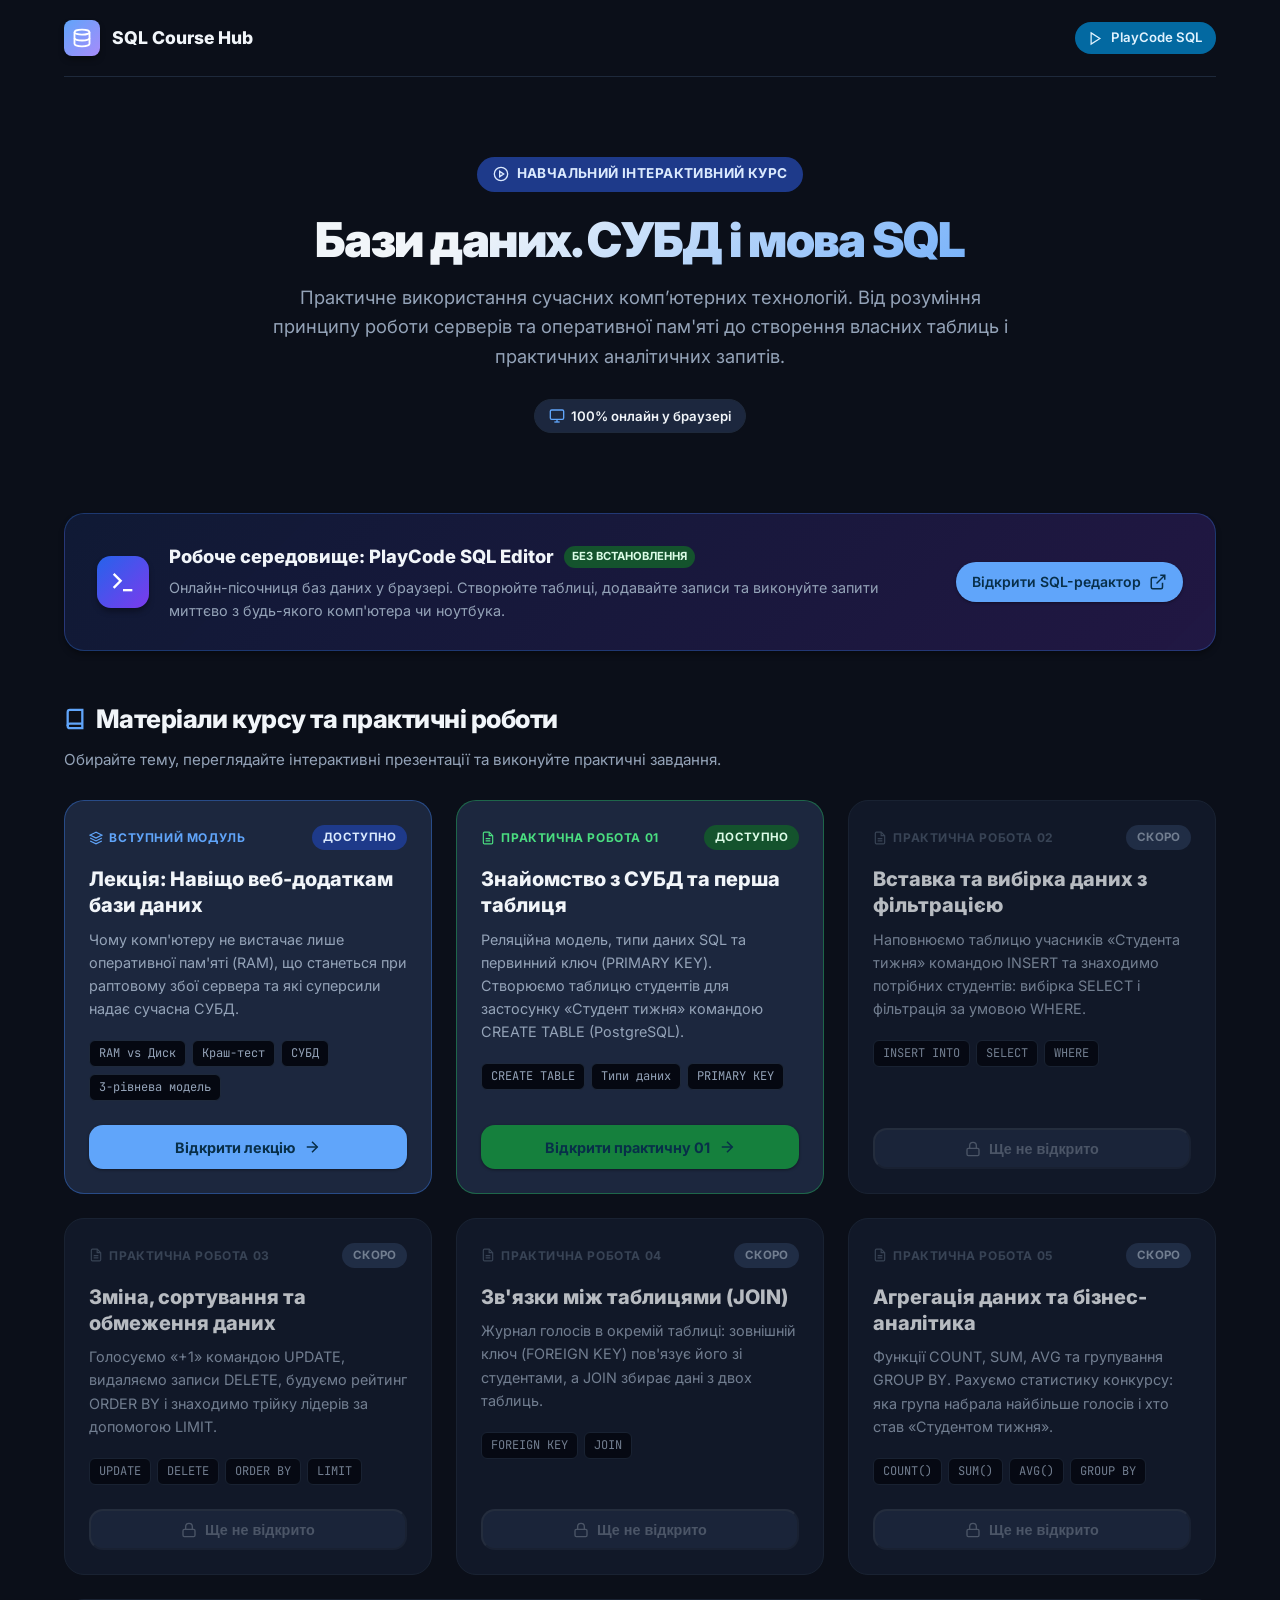
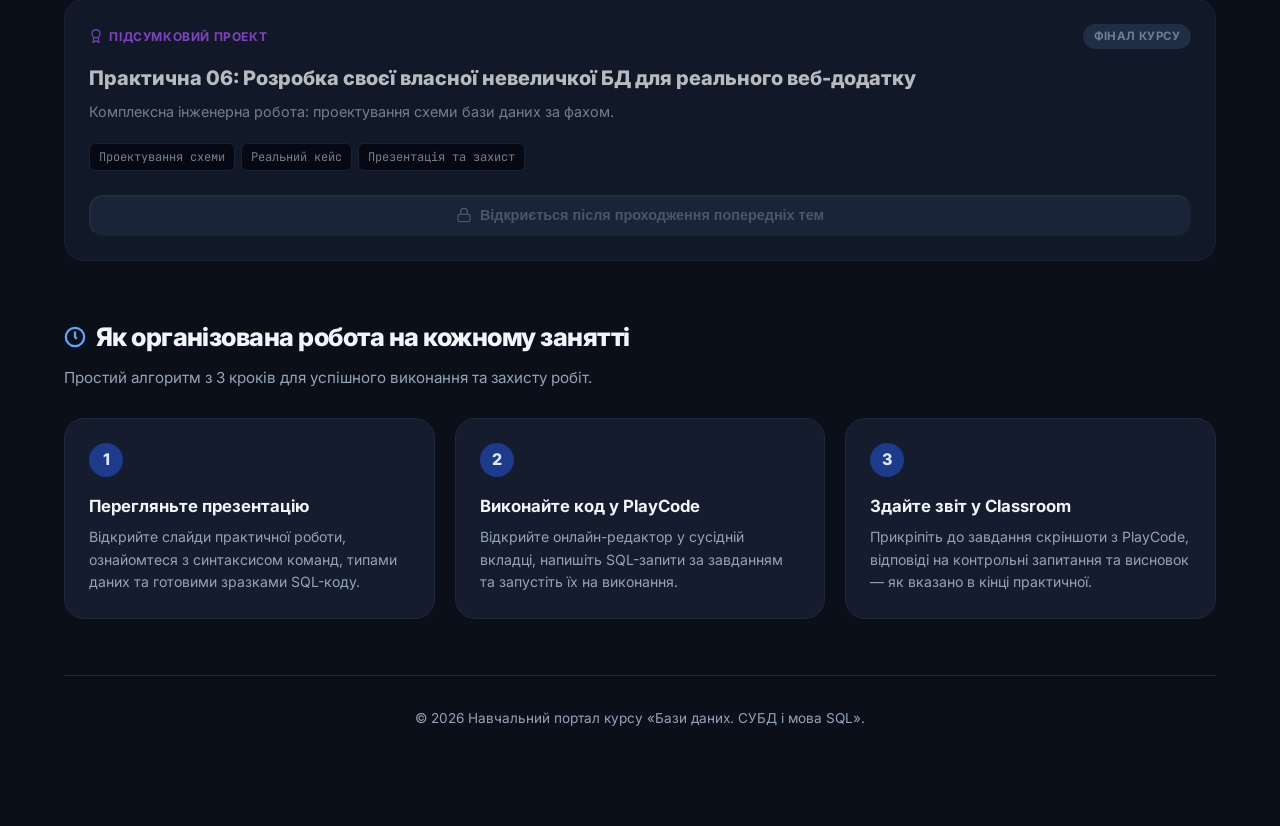
<file: index.html>
<!DOCTYPE html>
<html lang="uk" data-theme="dark" class="hub-html">
<head>
  <meta charset="UTF-8">
  <meta name="viewport" content="width=device-width, initial-scale=1.0">
  <title>Бази даних. СУБД і мова SQL | Навчальний курс</title>
  <link rel="icon" type="image/svg+xml" href="favicon.svg">
  
  <!-- Google Fonts: Inter & JetBrains Mono -->
  <link rel="preconnect" href="https://fonts.googleapis.com">
  <link rel="preconnect" href="https://fonts.gstatic.com" crossorigin>
  <link href="https://fonts.googleapis.com/css2?family=Inter:wght@400;500;600;700;800;900&family=JetBrains+Mono:wght@500;700&display=swap" rel="stylesheet">
  
  <!-- Stylesheet -->
  <link rel="stylesheet" href="css/style.css">

  <!-- Доступ до матеріалів: 1/0 у js/course-config.js -->
  <script src="js/course-config.js"></script>
  <script src="js/access.js"></script>
</head>
<body class="hub-page">

  <div class="hub-container">
    
    <!-- Top Navbar -->
    <header class="hub-header">
      <a href="index.html" class="hub-brand">
        <div class="hub-brand-icon">
          <svg width="20" height="20" viewBox="0 0 24 24" fill="none" stroke="currentColor" stroke-width="2.2"><ellipse cx="12" cy="5" rx="9" ry="3"/><path d="M21 12c0 1.66-4 3-9 3s-9-1.34-9-3"/><path d="M3 5v14c0 1.66 4 3 9 3s9-1.34 9-3V5"/></svg>
        </div>
        <span>SQL Course Hub</span>
      </a>

      <div class="hub-header-actions">
        <a href="https://playcode.io/sql-editor" target="_blank" rel="noopener noreferrer" class="m3-btn m3-btn-tonal">
          <svg width="15" height="15" viewBox="0 0 24 24" fill="none" stroke="currentColor" stroke-width="2"><polygon points="5 3 19 12 5 21 5 3"/></svg>
          <span>PlayCode SQL</span>
        </a>
      </div>
    </header>

    <!-- Hero Section -->
    <section class="hub-hero">
      <div class="hub-hero-pill">
        <svg width="16" height="16" viewBox="0 0 24 24" fill="none" stroke="currentColor" stroke-width="2"><circle cx="12" cy="12" r="10"/><polygon points="10 8 16 12 10 16 10 8"/></svg>
        Навчальний інтерактивний курс
      </div>
      <h1 class="hub-hero-title">Бази даних. СУБД і мова SQL</h1>
      <p class="hub-hero-description">
        Практичне використання сучасних комп’ютерних технологій. Від розуміння принципу роботи серверів та оперативної пам'яті до створення власних таблиць і практичних аналітичних запитів.
      </p>

      <div class="hub-audience-tags">
        <span class="audience-chip">
          <svg width="16" height="16" viewBox="0 0 24 24" fill="none" stroke="currentColor" stroke-width="2"><rect x="2" y="3" width="20" height="14" rx="2" ry="2"/><line x1="8" y1="21" x2="16" y2="21"/><line x1="12" y1="17" x2="12" y2="21"/></svg>
          100% онлайн у браузері
        </span>
      </div>
    </section>

    <!-- PlayCode SQL Tool Banner -->
    <div class="hub-tool-banner">
      <div class="tool-banner-info">
        <div class="tool-banner-icon">
          <svg width="28" height="28" viewBox="0 0 24 24" fill="none" stroke="currentColor" stroke-width="2"><polyline points="4 17 10 11 4 5"/><line x1="12" y1="19" x2="20" y2="19"/></svg>
        </div>
        <div>
          <div class="tool-banner-title">
            Робоче середовище: PlayCode SQL Editor
            <span class="tool-badge-online">Без встановлення</span>
          </div>
          <p class="tool-banner-desc">
            Онлайн-пісочниця баз даних у браузері. Створюйте таблиці, додавайте записи та виконуйте запити миттєво з будь-якого комп'ютера чи ноутбука.
          </p>
        </div>
      </div>
      <a href="https://playcode.io/sql-editor" target="_blank" rel="noopener noreferrer" class="m3-btn m3-btn-primary">
        <span>Відкрити SQL-редактор</span>
        <svg width="18" height="18" viewBox="0 0 24 24" fill="none" stroke="currentColor" stroke-width="2"><path d="M18 13v6a2 2 0 0 1-2 2H5a2 2 0 0 1-2-2V8a2 2 0 0 1 2-2h6"/><polyline points="15 3 21 3 21 9"/><line x1="10" y1="14" x2="21" y2="3"/></svg>
      </a>
    </div>

    <!-- Materials & Labs Section -->
    <div class="hub-section-header">
      <h2 class="hub-section-title">
        <svg width="22" height="22" viewBox="0 0 24 24" fill="none" stroke="var(--md-sys-color-primary)" stroke-width="2.5"><path d="M4 19.5A2.5 2.5 0 0 1 6.5 17H20"/><path d="M6.5 2H20v20H6.5A2.5 2.5 0 0 1 4 19.5v-15A2.5 2.5 0 0 1 6.5 2z"/></svg>
        Матеріали курсу та практичні роботи
      </h2>
      <p class="hub-section-subtitle">Обирайте тему, переглядайте інтерактивні презентації та виконуйте практичні завдання.</p>
    </div>

    <div class="hub-cards-grid">

      <!-- Card 0: Вступна лекція -->
      <div data-course-item="intro" class="hub-card active-card">
        <div>
          <div class="hub-card-header">
            <span class="hub-card-category">
              <svg width="14" height="14" viewBox="0 0 24 24" fill="none" stroke="currentColor" stroke-width="2"><polygon points="12 2 2 7 12 12 22 7 12 2"/><polyline points="2 17 12 22 22 17"/><polyline points="2 12 12 17 22 12"/></svg>
              Вступний модуль
            </span>
            <span class="hub-card-badge badge-intro">Доступно</span>
          </div>
          <h3 class="hub-card-title">Лекція: Навіщо веб-додаткам бази даних</h3>
          <p class="hub-card-desc">
            Чому комп'ютеру не вистачає лише оперативної пам'яті (RAM), що станеться при раптовому збої сервера та які суперсили надає сучасна СУБД.
          </p>
          <div class="hub-card-topics">
            <span class="topic-tag">RAM vs Диск</span>
            <span class="topic-tag">Краш-тест</span>
            <span class="topic-tag">СУБД</span>
            <span class="topic-tag">3-рівнева модель</span>
          </div>
        </div>
        <div class="hub-card-action">
          <a href="intro/index.html" class="hub-card-btn hub-btn-primary">
            <span>Відкрити лекцію</span>
            <svg width="18" height="18" viewBox="0 0 24 24" fill="none" stroke="currentColor" stroke-width="2"><line x1="5" y1="12" x2="19" y2="12"/><polyline points="12 5 19 12 12 19"/></svg>
          </a>
        </div>
      </div>

      <!-- Card 1: Практична 01 -->
      <div data-course-item="lab-01" class="hub-card active-card practical-card">
        <div>
          <div class="hub-card-header">
            <span class="hub-card-category">
              <svg width="14" height="14" viewBox="0 0 24 24" fill="none" stroke="currentColor" stroke-width="2"><path d="M14 2H6a2 2 0 0 0-2 2v16a2 2 0 0 0 2 2h12a2 2 0 0 0 2-2V8z"/><polyline points="14 2 14 8 20 8"/><line x1="16" y1="13" x2="8" y2="13"/><line x1="16" y1="17" x2="8" y2="17"/></svg>
              Практична робота 01
            </span>
            <span class="hub-card-badge badge-ready">Доступно</span>
          </div>
          <h3 class="hub-card-title">Знайомство з СУБД та перша таблиця</h3>
          <p class="hub-card-desc">
            Реляційна модель, типи даних SQL та первинний ключ (PRIMARY KEY). Створюємо таблицю студентів для застосунку «Студент тижня» командою CREATE TABLE (PostgreSQL).
          </p>
          <div class="hub-card-topics">
            <span class="topic-tag">CREATE TABLE</span>
            <span class="topic-tag">Типи даних</span>
            <span class="topic-tag">PRIMARY KEY</span>
          </div>
        </div>
        <div class="hub-card-action">
          <a href="practicals/lab-01/index.html" class="hub-card-btn hub-btn-primary">
            <span>Відкрити практичну 01</span>
            <svg width="18" height="18" viewBox="0 0 24 24" fill="none" stroke="currentColor" stroke-width="2"><line x1="5" y1="12" x2="19" y2="12"/><polyline points="12 5 19 12 12 19"/></svg>
          </a>
        </div>
      </div>

      <!-- Card 2: Практична 02 -->
      <div data-course-item="lab-02" class="hub-card active-card practical-card">
        <div>
          <div class="hub-card-header">
            <span class="hub-card-category">
              <svg width="14" height="14" viewBox="0 0 24 24" fill="none" stroke="currentColor" stroke-width="2"><path d="M14 2H6a2 2 0 0 0-2 2v16a2 2 0 0 0 2 2h12a2 2 0 0 0 2-2V8z"/><polyline points="14 2 14 8 20 8"/><line x1="16" y1="13" x2="8" y2="13"/><line x1="16" y1="17" x2="8" y2="17"/></svg>
              Практична робота 02
            </span>
            <span class="hub-card-badge badge-ready">Доступно</span>
          </div>
          <h3 class="hub-card-title">Вставка та вибірка даних з фільтрацією</h3>
          <p class="hub-card-desc">
            Наповнюємо таблицю учасників «Студента тижня» командою INSERT та знаходимо потрібних студентів: вибірка SELECT і фільтрація за умовою WHERE.
          </p>
          <div class="hub-card-topics">
            <span class="topic-tag">INSERT INTO</span>
            <span class="topic-tag">SELECT</span>
            <span class="topic-tag">WHERE</span>
          </div>
        </div>
        <div class="hub-card-action">
          <a href="practicals/lab-02/index.html" class="hub-card-btn hub-btn-primary">
            <span>Відкрити практичну 02</span>
            <svg width="18" height="18" viewBox="0 0 24 24" fill="none" stroke="currentColor" stroke-width="2"><line x1="5" y1="12" x2="19" y2="12"/><polyline points="12 5 19 12 12 19"/></svg>
          </a>
        </div>
      </div>

      <!-- Card 3: Практична 03 -->
      <div data-course-item="lab-03" class="hub-card active-card practical-card">
        <div>
          <div class="hub-card-header">
            <span class="hub-card-category">
              <svg width="14" height="14" viewBox="0 0 24 24" fill="none" stroke="currentColor" stroke-width="2"><path d="M14 2H6a2 2 0 0 0-2 2v16a2 2 0 0 0 2 2h12a2 2 0 0 0 2-2V8z"/><polyline points="14 2 14 8 20 8"/><line x1="16" y1="13" x2="8" y2="13"/><line x1="16" y1="17" x2="8" y2="17"/></svg>
              Практична робота 03
            </span>
            <span class="hub-card-badge badge-ready">Доступно</span>
          </div>
          <h3 class="hub-card-title">Зміна, сортування та обмеження даних</h3>
          <p class="hub-card-desc">
            Голосуємо «+1» командою UPDATE, видаляємо записи DELETE, будуємо рейтинг ORDER BY і знаходимо трійку лідерів за допомогою LIMIT.
          </p>
          <div class="hub-card-topics">
            <span class="topic-tag">UPDATE</span>
            <span class="topic-tag">DELETE</span>
            <span class="topic-tag">ORDER BY</span>
            <span class="topic-tag">LIMIT</span>
          </div>
        </div>
        <div class="hub-card-action">
          <a href="practicals/lab-03/index.html" class="hub-card-btn hub-btn-primary">
            <span>Відкрити практичну 03</span>
            <svg width="18" height="18" viewBox="0 0 24 24" fill="none" stroke="currentColor" stroke-width="2"><line x1="5" y1="12" x2="19" y2="12"/><polyline points="12 5 19 12 12 19"/></svg>
          </a>
        </div>
      </div>

      <!-- Card 4: Практична 04 -->
      <div data-course-item="lab-04" class="hub-card active-card practical-card">
        <div>
          <div class="hub-card-header">
            <span class="hub-card-category">
              <svg width="14" height="14" viewBox="0 0 24 24" fill="none" stroke="currentColor" stroke-width="2"><path d="M14 2H6a2 2 0 0 0-2 2v16a2 2 0 0 0 2 2h12a2 2 0 0 0 2-2V8z"/><polyline points="14 2 14 8 20 8"/><line x1="16" y1="13" x2="8" y2="13"/><line x1="16" y1="17" x2="8" y2="17"/></svg>
              Практична робота 04
            </span>
            <span class="hub-card-badge badge-ready">Доступно</span>
          </div>
          <h3 class="hub-card-title">Зв'язки між таблицями (JOIN)</h3>
          <p class="hub-card-desc">
            Журнал голосів в окремій таблиці: зовнішній ключ (FOREIGN KEY) пов'язує його зі студентами, а JOIN збирає дані з двох таблиць.
          </p>
          <div class="hub-card-topics">
            <span class="topic-tag">FOREIGN KEY</span>
            <span class="topic-tag">JOIN</span>
          </div>
        </div>
        <div class="hub-card-action">
          <a href="practicals/lab-04/index.html" class="hub-card-btn hub-btn-primary">
            <span>Відкрити практичну 04</span>
            <svg width="18" height="18" viewBox="0 0 24 24" fill="none" stroke="currentColor" stroke-width="2"><line x1="5" y1="12" x2="19" y2="12"/><polyline points="12 5 19 12 12 19"/></svg>
          </a>
        </div>
      </div>

      <!-- Card 5: Практична 05 -->
      <div data-course-item="lab-05" class="hub-card active-card practical-card">
        <div>
          <div class="hub-card-header">
            <span class="hub-card-category">
              <svg width="14" height="14" viewBox="0 0 24 24" fill="none" stroke="currentColor" stroke-width="2"><path d="M14 2H6a2 2 0 0 0-2 2v16a2 2 0 0 0 2 2h12a2 2 0 0 0 2-2V8z"/><polyline points="14 2 14 8 20 8"/><line x1="16" y1="13" x2="8" y2="13"/><line x1="16" y1="17" x2="8" y2="17"/></svg>
              Практична робота 05
            </span>
            <span class="hub-card-badge badge-ready">Доступно</span>
          </div>
          <h3 class="hub-card-title">Агрегація даних та бізнес-аналітика</h3>
          <p class="hub-card-desc">
            Функції COUNT, SUM, AVG та групування GROUP BY. Рахуємо статистику конкурсу: яка група набрала найбільше голосів і хто став «Студентом тижня».
          </p>
          <div class="hub-card-topics">
            <span class="topic-tag">COUNT()</span>
            <span class="topic-tag">SUM()</span>
            <span class="topic-tag">AVG()</span>
            <span class="topic-tag">GROUP BY</span>
          </div>
        </div>
        <div class="hub-card-action">
          <a href="practicals/lab-05/index.html" class="hub-card-btn hub-btn-primary">
            <span>Відкрити практичну 05</span>
            <svg width="18" height="18" viewBox="0 0 24 24" fill="none" stroke="currentColor" stroke-width="2"><line x1="5" y1="12" x2="19" y2="12"/><polyline points="12 5 19 12 12 19"/></svg>
          </a>
        </div>
      </div>

      <!-- Card 6: Практична 06 -->
      <div class="hub-card locked-card final-card">
        <div>
          <div class="hub-card-header">
            <span class="hub-card-category">
              <svg width="14" height="14" viewBox="0 0 24 24" fill="none" stroke="currentColor" stroke-width="2"><circle cx="12" cy="8" r="7"/><polyline points="8.21 13.89 7 23 12 20 17 23 15.79 13.88"/></svg>
              Підсумковий проект
            </span>
            <span class="hub-card-badge badge-soon">Фінал курсу</span>
          </div>
          <h3 class="hub-card-title">Практична 06: Розробка своєї власної невеличкої БД для реального веб-додатку</h3>
          <p class="hub-card-desc">
            Комплексна інженерна робота: проектування схеми бази даних за фахом.
          </p>
          <div class="hub-card-topics">
            <span class="topic-tag">Проектування схеми</span>
            <span class="topic-tag">Реальний кейс</span>
            <span class="topic-tag">Презентація та захист</span>
          </div>
        </div>
        <div class="hub-card-action">
          <button class="hub-card-btn hub-btn-disabled" disabled>
            <svg width="16" height="16" viewBox="0 0 24 24" fill="none" stroke="currentColor" stroke-width="2"><rect x="3" y="11" width="18" height="11" rx="2" ry="2"/><path d="M7 11V7a5 5 0 0 1 10 0v4"/></svg>
            <span>Відкриється після проходження попередніх тем</span>
          </button>
        </div>
      </div>

    </div>

    <!-- 3-Step Practical Workflow -->
    <div class="hub-section-header">
      <h2 class="hub-section-title">
        <svg width="22" height="22" viewBox="0 0 24 24" fill="none" stroke="var(--md-sys-color-primary)" stroke-width="2.5"><circle cx="12" cy="12" r="10"/><polyline points="12 6 12 12 14 14"/></svg>
        Як організована робота на кожному занятті
      </h2>
      <p class="hub-section-subtitle">Простий алгоритм з 3 кроків для успішного виконання та захисту робіт.</p>
    </div>

    <div class="hub-steps-grid">
      <div class="hub-step-card">
        <div class="hub-step-num">1</div>
        <h4 class="hub-step-title">Перегляньте презентацію</h4>
        <p class="hub-step-desc">
          Відкрийте слайди практичної роботи, ознайомтеся з синтаксисом команд, типами даних та готовими зразками SQL-коду.
        </p>
      </div>

      <div class="hub-step-card">
        <div class="hub-step-num">2</div>
        <h4 class="hub-step-title">Виконайте код у PlayCode</h4>
        <p class="hub-step-desc">
          Відкрийте онлайн-редактор у сусідній вкладці, напишіть SQL-запити за завданням та запустіть їх на виконання.
        </p>
      </div>

      <div class="hub-step-card">
        <div class="hub-step-num">3</div>
        <h4 class="hub-step-title">Здайте звіт у Classroom</h4>
        <p class="hub-step-desc">
          Прикріпіть до завдання скріншоти з PlayCode, відповіді на контрольні запитання та висновок — як вказано в кінці практичної.
        </p>
      </div>
    </div>

    <!-- Footer -->
    <footer class="hub-footer">
      <p>© 2026 Навчальний портал курсу «Бази даних. СУБД і мова SQL».</p>
    </footer>

  </div>

</body>
</html>
</file>
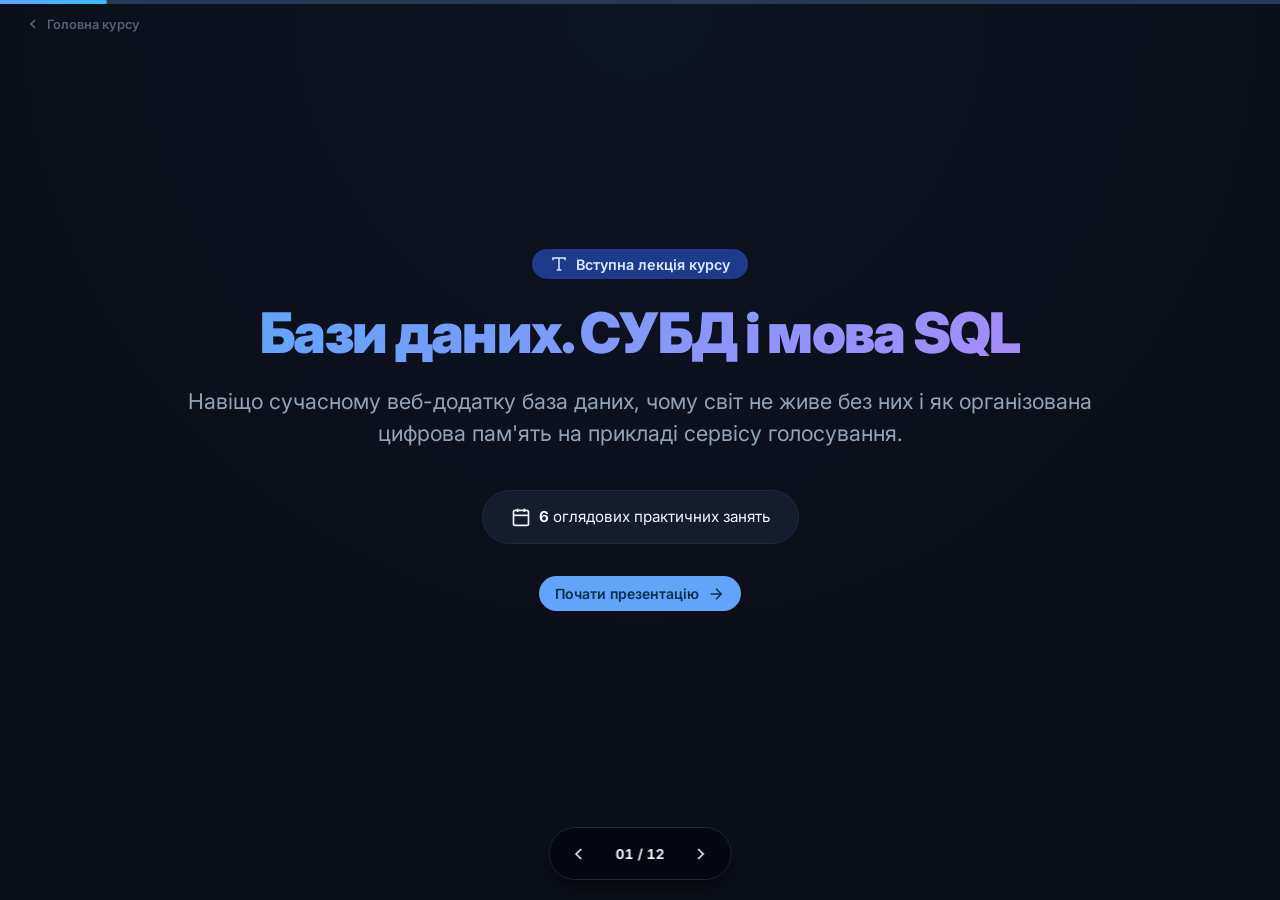
<file: intro/index.html>
<!DOCTYPE html>
<html lang="uk" data-theme="dark" data-course-item="intro" class="presentation-page">
<head>
  <meta charset="UTF-8">
  <meta name="viewport" content="width=device-width, initial-scale=1.0">
  <title>Бази даних. СУБД і мова SQL | Вступний курс</title>
  <link rel="icon" type="image/svg+xml" href="../favicon.svg">
  
  <!-- Google Fonts: Inter -->
  <link rel="preconnect" href="https://fonts.googleapis.com">
  <link rel="preconnect" href="https://fonts.gstatic.com" crossorigin>
  <link href="https://fonts.googleapis.com/css2?family=Inter:wght@400;500;600;700;800;900&family=JetBrains+Mono:wght@500;700&display=swap" rel="stylesheet">
  
  <!-- Material Design 3 Stylesheet -->
  <link rel="stylesheet" href="../css/style.css">

  <!-- Доступ до матеріалів: 1/0 у js/course-config.js -->
  <script src="../js/course-config.js"></script>
  <script src="../js/access.js"></script>
</head>
<body class="presentation-page">

  <div class="presentation-viewport">
    <!-- Hub Back Link -->
    <a href="../index.html" class="hub-back-btn" title="Повернутися на головну курсу">
      <svg width="16" height="16" viewBox="0 0 24 24" fill="none" stroke="currentColor" stroke-width="2.5"><polyline points="15 18 9 12 15 6"/></svg>
      <span>Головна курсу</span>
    </a>

    <!-- Top Progress Bar -->
    <div class="progress-container">
      <div class="progress-bar" id="progress-bar"></div>
    </div>

    <!-- Slides Wrapper -->
    <main class="slides-wrapper" id="slides-wrapper">

      <!-- ===================================================================
           SLIDE 1: Title Slide (Hero)
           =================================================================== -->
      <section class="slide active" id="slide-1">
        <div class="slide-hero">
          <div class="hero-pill">
            <svg width="18" height="18" viewBox="0 0 24 24" fill="none" stroke="currentColor" stroke-width="2"><path d="M4 7V4h16v3M9 20h6M12 4v16"/></svg>
            Вступна лекція курсу
          </div>
          <h1 class="hero-title">Бази даних. СУБД і мова SQL</h1>
          <p class="hero-description">
            Навіщо сучасному веб-додатку база даних, чому світ не живе без них і як організована цифрова пам'ять на прикладі сервісу голосування.
          </p>

          <div class="hero-meta">
            <div class="hero-meta-item">
              <svg width="20" height="20" viewBox="0 0 24 24" fill="none" stroke="currentColor" stroke-width="2"><rect x="3" y="4" width="18" height="18" rx="2" ry="2"/><line x1="16" y1="2" x2="16" y2="6"/><line x1="8" y1="2" x2="8" y2="6"/><line x1="3" y1="10" x2="21" y2="10"/></svg>
              <span><strong>6</strong> оглядових практичних занять</span>
            </div>
          </div>

          <div class="action-row">
            <button class="m3-btn m3-btn-primary" onclick="presentation.next()">
              <span>Почати презентацію</span>
              <svg width="18" height="18" viewBox="0 0 24 24" fill="none" stroke="currentColor" stroke-width="2"><line x1="5" y1="12" x2="19" y2="12"/><polyline points="12 5 19 12 12 19"/></svg>
            </button>
          </div>
        </div>
      </section>

      <!-- ===================================================================
           SLIDE 2: Two Types of Memory
           =================================================================== -->
      <section class="slide" id="slide-2">
        <header class="slide-header">
          <div class="badge-row">
            <span class="m3-chip primary">Фундамент комп'ютера</span>
            <span class="m3-chip">Апаратна основа</span>
          </div>
          <h2 class="slide-title">Два типи пам'яті: Де живуть ваші дані?</h2>
          <p class="slide-subtitle">Перед тим як говорити про бази даних, згадаймо, як процесор комп'ютера взагалі працює з інформацією.</p>
        </header>

        <div class="slide-content">
          <div class="grid-2col">
            <!-- Volatile Memory -->
            <div class="m3-card elevated">
              <div class="m3-card-header">
                <div class="m3-icon-badge danger">
                  <svg width="24" height="24" viewBox="0 0 24 24" fill="none" stroke="currentColor" stroke-width="2"><rect x="2" y="2" width="20" height="8" rx="2" ry="2"/><rect x="2" y="14" width="20" height="8" rx="2" ry="2"/><line x1="6" y1="6" x2="6.01" y2="6"/><line x1="6" y1="18" x2="6.01" y2="18"/></svg>
                </div>
                <div>
                  <h3 class="m3-card-title">1. Енергозалежна пам'ять (RAM / ОЗУ)</h3>
                  <span class="m3-card-subtitle text-error">Очищується при вимкненні живлення</span>
                </div>
              </div>
              <div class="m3-card-body">
                <p>Швидкий робочий простір процесора, де знаходяться відкриті вкладки браузера, запущені програми та змінні поточних обчислень.</p>
                <ul class="feature-list">
                  <li class="pro">
                    <svg viewBox="0 0 24 24" fill="none" stroke="currentColor" stroke-width="2"><polyline points="20 6 9 17 4 12"/></svg>
                    <span><strong>Швидкість:</strong> Блискавична (наносекунди). Процесор миттєво зчитує та змінює змінні.</span>
                  </li>
                  <li class="con">
                    <svg viewBox="0 0 24 24" fill="none" stroke="currentColor" stroke-width="2"><line x1="18" y1="6" x2="6" y2="18"/><line x1="6" y1="6" x2="18" y2="18"/></svg>
                    <span><strong>Вразливість:</strong> Зникає живлення чи падає програма — все очищується в нуль.</span>
                  </li>
                  <li>
                    <svg viewBox="0 0 24 24" fill="none" stroke="currentColor" stroke-width="2"><circle cx="12" cy="12" r="10"/></svg>
                    <span><strong>Метафора:</strong> Клейкі стікери біля клавіатури. Ідеально для швидких робочих поміток «тут і зараз». Але вони легко губляться і не підходять для довготривалого зберігання інформації.</span>
                  </li>
                </ul>
              </div>
            </div>

            <!-- Non-Volatile Memory -->
            <div class="m3-card elevated highlight">
              <div class="m3-card-header">
                <div class="m3-icon-badge success">
                  <svg width="24" height="24" viewBox="0 0 24 24" fill="none" stroke="currentColor" stroke-width="2"><ellipse cx="12" cy="5" rx="9" ry="3"/><path d="M21 12c0 1.66-4 3-9 3s-9-1.34-9-3"/><path d="M3 5v14c0 1.66 4 3 9 3s9-1.34 9-3V5"/></svg>
                </div>
                <div>
                  <h3 class="m3-card-title">2. Енергонезалежна пам'ять (Storage / Диск)</h3>
                  <span class="m3-card-subtitle text-success">Зберігає дані без електричного струму</span>
                </div>
              </div>
              <div class="m3-card-body">
                <p>Фізичні носії: SSD-накопичувачі, NVMe, жорсткі диски (HDD), флеш-пам'ять.</p>
                <ul class="feature-list">
                  <li class="pro">
                    <svg viewBox="0 0 24 24" fill="none" stroke="currentColor" stroke-width="2"><polyline points="20 6 9 17 4 12"/></svg>
                    <span><strong>Надійність:</strong> Записані байти зберігаються роками, навіть коли сервер вимкнено з розетки.</span>
                  </li>
                  <li class="con">
                    <svg viewBox="0 0 24 24" fill="none" stroke="currentColor" stroke-width="2"><line x1="18" y1="6" x2="6" y2="18"/><line x1="6" y1="6" x2="18" y2="18"/></svg>
                    <span><strong>Швидкість:</strong> Повільніша за оперативну пам'ять у 100–1000 разів (мікросекунди / мілісекунди).</span>
                  </li>
                  <li>
                    <svg viewBox="0 0 24 24" fill="none" stroke="currentColor" stroke-width="2"><circle cx="12" cy="12" r="10"/></svg>
                    <span><strong>Метафора:</strong> Друкована книга або записник у сейфі. Потрібен час, щоб записати, зате надійно назавжди.</span>
                  </li>
                </ul>
              </div>
            </div>
          </div>

          <div class="m3-callout">
            <svg width="24" height="24" viewBox="0 0 24 24" fill="none" stroke="currentColor" stroke-width="2"><circle cx="12" cy="12" r="10"/><line x1="12" y1="8" x2="12" y2="12"/><line x1="12" y1="16" x2="12.01" y2="16"/></svg>
            <div>
              <strong>Ключова дилема програміста:</strong> Як поєднати космічну швидкість обробки інформації в ОЗУ з абсолютною надійністю збереження на диску?
            </div>
          </div>
        </div>
      </section>

      <!-- ===================================================================
           SLIDE 3: The Case Study (Student of the Week App)
           =================================================================== -->
      <section class="slide" id="slide-3">
        <header class="slide-header">
          <div class="badge-row">
            <span class="m3-chip tertiary">Практичний кейс</span>
            <span class="m3-chip">Веб-додаток</span>
          </div>
          <h2 class="slide-title">Уявімо завдання: Веб-сервіс «Студент тижня» 🏆</h2>
          <p class="slide-subtitle">Створюємо веб-додаток для нашого коледжу: голосування за найактивнішого студента тижня.</p>
        </header>

        <div class="slide-content">
          <div class="grid-3col">
            <div class="m3-card elevated">
              <div class="m3-card-header">
                <div class="m3-icon-badge">👤</div>
                <h3 class="m3-card-title">1. Профіль студента</h3>
              </div>
              <p class="m3-card-body">
                Будь-який студент може зареєструватися, вказати своє ім'я, групу та відділення, завантажити фото та написати про свої досягнення.
              </p>
            </div>

            <div class="m3-card elevated">
              <div class="m3-card-header">
                <div class="m3-icon-badge">🗳️</div>
                <h3 class="m3-card-title">2. Голосування</h3>
              </div>
              <p class="m3-card-body">
                Одногрупники та викладачі переходять на сторінку студента та тиснуть велику кнопку <strong>«Проголосувати (+1)»</strong>.
              </p>
            </div>

            <div class="m3-card elevated">
              <div class="m3-card-header">
                <div class="m3-icon-badge">📊</div>
                <h3 class="m3-card-title">3. Лідерборд (Рейтинг)</h3>
              </div>
              <p class="m3-card-body">
                Головна сторінка сайту показує актуальний рейтинг студентів, відсортований від найбільшої кількості голосів до найменшої.
              </p>
            </div>
          </div>

          <div class="m3-card filled mt-6">
            <div class="banner-row justify-between">
              <div>
                <strong class="banner-title">Як ми будемо зберігати ці профілі та лічильники голосів?</strong>
                <p class="banner-text">
                  Розглянемо найпростішу реалізацію, яку часто роблять новачки — <strong>Версію 1.0</strong>.
                </p>
              </div>
              <button class="m3-btn m3-btn-primary" onclick="presentation.next()">
                <span>Дивитись Версію 1.0</span>
                <svg width="16" height="16" viewBox="0 0 24 24" fill="none" stroke="currentColor" stroke-width="2"><polyline points="9 18 15 12 9 6"/></svg>
              </button>
            </div>
          </div>
        </div>
      </section>

      <!-- ===================================================================
           SLIDE 4: Version 1.0 (RAM only)
           =================================================================== -->
      <section class="slide" id="slide-4">
        <header class="slide-header">
          <div class="badge-row">
            <span class="m3-chip primary">Архітектура v1.0</span>
            <span class="m3-chip error">Без бази даних</span>
          </div>
          <h2 class="slide-title">Версія 1.0: "Тримаємо все у пам'яті сервера" (RAM)</h2>
          <p class="slide-subtitle">Розробник вирішив не ускладнювати і зберіг дані прямо у змінних серверної програми (Python / Node.js).</p>
        </header>

        <div class="slide-content">
          <!-- Architecture Flow -->
          <div class="arch-diagram">
            <div class="arch-node client">
              <div class="node-icon">📱</div>
              <div class="node-title">Браузер студента</div>
              <div class="node-sub">Клієнт (Frontend)</div>
            </div>

            <div class="arch-arrow">
              <span>POST /vote (+1)</span>
              <svg viewBox="0 0 24 24" fill="none" stroke="currentColor" stroke-width="2"><line x1="5" y1="12" x2="19" y2="12"/><polyline points="12 5 19 12 12 19"/></svg>
            </div>

            <div class="arch-node server">
              <div class="node-icon">⚙️</div>
              <div class="node-title">Веб-сервер додатку</div>
              <div class="node-sub">Змінна в ОЗУ: <code>students = [...]</code></div>
            </div>

            <div class="arch-arrow">
              <span>GET /leaderboard</span>
              <svg viewBox="0 0 24 24" fill="none" stroke="currentColor" stroke-width="2"><line x1="19" y1="12" x2="5" y2="12"/><polyline points="12 19 5 12 12 5"/></svg>
            </div>

            <div class="arch-node unused">
              <div class="node-icon">💾</div>
              <div class="node-title">Диск / База даних</div>
              <div class="node-sub">НЕ ВИКОРИСТОВУЄТЬСЯ</div>
            </div>
          </div>

          <div class="grid-2col mt-4">
            <div class="m3-card">
              <h4 class="card-heading text-primary">Чому це здається гарною ідеєю?</h4>
              <ul class="feature-list">
                <li class="pro">
                  <svg viewBox="0 0 24 24" fill="none" stroke="currentColor" stroke-width="2"><polyline points="20 6 9 17 4 12"/></svg>
                  <span><strong>Простота реалізації:</strong> Створили список у коді — і все працює за 5 хвилин.</span>
                </li>
                <li class="pro">
                  <svg viewBox="0 0 24 24" fill="none" stroke="currentColor" stroke-width="2"><polyline points="20 6 9 17 4 12"/></svg>
                  <span><strong>Миттєва швидкість:</strong> Зчитування з ОЗУ відбувається за частки мікросекунди.</span>
                </li>
                <li class="pro">
                  <svg viewBox="0 0 24 24" fill="none" stroke="currentColor" stroke-width="2"><polyline points="20 6 9 17 4 12"/></svg>
                  <span><strong>Нуль налаштувань:</strong> Не потрібно встановлювати та адмініструвати жоден сервер БД.</span>
                </li>
              </ul>
            </div>

            <div class="m3-card danger">
              <h4 class="card-heading text-error">А що станеться у реальному житті?</h4>
              <p class="card-text">
                Сервери у клауді чи в серверній кімнаті — це звичайні комп'ютери.
                Що трапиться, якщо:
              </p>
              <ul class="bullet-list">
                <li>Вимкнуть світло в датацентрі? ⚡️</li>
                <li>Операційна система встановить оновлення та перезавантажиться? 🔄</li>
                <li>У коді сервера виникне помилка, і процес завершиться аварійно? 💥</li>
              </ul>
              <strong class="text-error">Перевіримо це на живому експерименті прямо зараз!</strong>
            </div>
          </div>
        </div>
      </section>

      <!-- ===================================================================
           SLIDE 5: Interactive Crash Test (RAM Version)
           =================================================================== -->
      <section class="slide" id="slide-5">
        <header class="slide-header">
          <div class="badge-row">
            <span class="m3-chip error">Живий експеримент</span>
            <span class="m3-chip">Краш-тест v1.0</span>
          </div>
          <h2 class="slide-title">💥 Краш-тест Версії 1.0: Спробуйте самі!</h2>
          <p class="slide-subtitle">Перед вами реальний працюючий віджет нашої Версії 1.0. Віддайте голоси, а потім змоделюйте аварію сервера.</p>
        </header>

        <div class="slide-content">
          <div class="sim-container" id="ram-sim-container" data-module="SimRAM">
            <!-- Left: Student App UI -->
            <div class="sim-panel">
              <div class="sim-panel-header">
                <div>
                  <strong class="sim-panel-title">Додаток «Студент тижня»</strong>
                  <div class="sim-panel-caption">Турнірна таблиця в реальному часі</div>
                </div>
                <span class="sim-status-indicator status-online" id="ram-status">ONLINE (ОЗУ / RAM)</span>
              </div>

              <!-- Student list -->
              <div class="sim-student-list" id="ram-student-list">
                <!-- Injected via JS -->
              </div>

              <!-- Form for adding a new student -->
              <div id="ram-add-form" class="sim-add-form" hidden>
                <div class="sim-form-title text-primary">Новий учасник голосування:</div>
                <div class="sim-form-fields">
                  <input type="text" id="ram-student-name" class="sim-input" placeholder="Введіть ПІБ студента" />
                  <div>
                    <label class="sim-label" for="ram-student-dept">Відділення:</label>
                    <select id="ram-student-dept" class="sim-input">
                      <option value="Механік">Механік</option>
                      <option value="Будівельник">Будівельник</option>
                    </select>
                  </div>
                  <div class="sim-form-actions">
                    <button class="m3-btn m3-btn-secondary m3-btn-small" onclick="SimRAM.hideAddForm()">Скасувати</button>
                    <button class="m3-btn m3-btn-primary m3-btn-small" onclick="SimRAM.submitStudent()">Зберегти</button>
                  </div>
                </div>
              </div>

              <div class="sim-toolbar">
                <button class="m3-btn m3-btn-secondary m3-btn-small" onclick="SimRAM.showAddForm()">
                  <svg width="14" height="14" viewBox="0 0 24 24" fill="none" stroke="currentColor" stroke-width="2"><line x1="12" y1="5" x2="12" y2="19"/><line x1="5" y1="12" x2="19" y2="12"/></svg>
                  Додати учасника
                </button>
                <button class="m3-btn m3-btn-secondary m3-btn-small" onclick="SimRAM.reset()">
                  Скинути демо
                </button>
              </div>
            </div>

            <!-- Right: Server Engine & Crash Controls -->
            <div class="sim-panel">
              <div class="sim-panel-header">
                <strong class="sim-panel-title">Серверний процес (RAM)</strong>
                <span class="sim-panel-meta">PID: 48921</span>
              </div>

              <div class="sim-controls">
                <p class="sim-hint">
                  Всі голоси зараз існують <strong>виключно в мікросхемах оперативної пам'яті</strong> сервера. Натисніть червону кнопку, щоб змоделювати збій живлення:
                </p>

                <button class="m3-btn m3-btn-danger" id="ram-crash-btn" onclick="SimRAM.crash()">
                  <svg width="18" height="18" viewBox="0 0 24 24" fill="none" stroke="currentColor" stroke-width="2"><polygon points="13 2 3 14 12 14 11 22 21 10 12 10 13 2"/></svg>
                  <span>⚡️ ВИМКНУТИ ЖИВЛЕННЯ СЕРВЕРА</span>
                </button>

                <div class="sim-server-visual" id="ram-visual-box">
                  <div class="sim-console-title text-primary">Термінал сервера:</div>
                  <div class="console-log" id="ram-console"></div>
                </div>

                <div class="m3-callout danger compact" id="ram-alert-box" hidden>
                  <svg width="22" height="22" viewBox="0 0 24 24" fill="none" stroke="currentColor" stroke-width="2"><circle cx="12" cy="12" r="10"/><line x1="12" y1="8" x2="12" y2="12"/><line x1="12" y1="16" x2="12.01" y2="16"/></svg>
                  <div id="ram-alert-text">
                    Катастрофа! Сервер перезавантажився і його оперативна пам'ять порожня. Усі 6 голосів та  профілі студентів зникли назавжди. Конкурс зірвано!
                  </div>
                </div>
              </div>
            </div>
          </div>
        </div>
      </section>

      <!-- ===================================================================
           SLIDE 6: Why not plain files (JSON / TXT)?
           =================================================================== -->
      <section class="slide" id="slide-6">
        <header class="slide-header">
          <div class="badge-row">
            <span class="m3-chip warning">Проміжне рішення</span>
            <span class="m3-chip">Файлова система</span>
          </div>
          <h2 class="slide-title">«А чому б просто не записувати у файл students.txt чи data.json?»</h2>
          <p class="slide-subtitle">Перша здорова думка кожного студента: якщо диск енергонезалежний, давайте просто скидати все у звичайний файл!</p>
        </header>

        <div class="slide-content">
          <div class="grid-3col">
            <!-- Trap 1: Concurrency -->
            <div class="m3-card elevated">
              <div class="m3-card-header">
                <div class="m3-icon-badge danger">💥</div>
                <h3 class="m3-card-title">1. Стан гонитви (Race Condition)</h3>
              </div>
              <p class="m3-card-body">
                Що буде, якщо <strong>100 користувачів одночасно натиснуть «Голосувати»</strong>?<br><br>
                Файл не можна одночасно безпечно відкривати на запис 100 процесами. Останній запис перезапише всі попередні, і 99 попередніх голосів просто зникнуть, або файл взагалі заблокується операційною системою з помилкою.
              </p>
            </div>

            <!-- Trap 2: Performance -->
            <div class="m3-card elevated">
              <div class="m3-card-header">
                <div class="m3-icon-badge danger">🐢</div>
                <h3 class="m3-card-title">2. Катастрофічна швидкість</h3>
              </div>
              <p class="m3-card-body">
                Якщо в коледжі декілька тисяч студентів, файл `data.json` буде важити десятки мегабайт.<br><br>
                Щоб знайти топ-10 лідерів чи профіль одного студента, серверу доведеться <strong>щосекунди зчитувати з диска та парсити гігантський текстовий файл від початку до кінця</strong>. Сервер просто може зависнути від такого навантаження.
              </p>
            </div>

            <!-- Trap 3: Corruption -->
            <div class="m3-card elevated">
              <div class="m3-card-header">
                <div class="m3-icon-badge danger">💔</div>
                <h3 class="m3-card-title">3. Пошкодження даних (Corruption)</h3>
              </div>
              <p class="m3-card-body">
                Сервер якраз записував у файл новий голос... і саме в цю мілісекунду стався збій.<br><br>
                Результат: файл обірвався на півслові `{"votes": 4`. Тепер це невалідний JSON, весь файл пошкоджено, і при наступному старті сайт видасть фатальну помилку для всіх користувачів.
              </p>
            </div>
          </div>

          <div class="m3-callout warning">
            <svg width="24" height="24" viewBox="0 0 24 24" fill="none" stroke="currentColor" stroke-width="2"><path d="M10.29 3.86L1.82 18a2 2 0 0 0 1.71 3h16.94a2 2 0 0 0 1.71-3L13.71 3.86a2 2 0 0 0-3.42 0z"/><line x1="12" y1="9" x2="12" y2="13"/><line x1="12" y1="17" x2="12.01" y2="17"/></svg>
            <div>
              <strong>Висновок:</strong> Звичайні файли чудово підходять для зображень чи конфігурацій, але абсолютно непридатні для динамічних багатокористувацьких веб-сервісів!
            </div>
          </div>
        </div>
      </section>

      <!-- ===================================================================
           SLIDE 7: Meet DB & DBMS
           =================================================================== -->
      <section class="slide" id="slide-7">
        <header class="slide-header">
          <div class="badge-row">
            <span class="m3-chip primary">Порятунок</span>
            <span class="m3-chip success">Правильна інженерія</span>
          </div>
          <h2 class="slide-title">Знайомтесь: База Даних (БД) та СУБД</h2>
          <p class="slide-subtitle">Спеціалізований софт, над створенням якого інженери та науковці працювали останні 50 років.</p>
        </header>

        <div class="slide-content">
          <div class="grid-3col">
            <!-- Concept 1: Database -->
            <div class="m3-card elevated">
              <div class="m3-card-header">
                <div class="m3-icon-badge primary">🗄️</div>
                <h3 class="m3-card-title">База Даних (БД)</h3>
              </div>
              <div class="m3-card-body">
                <p><strong>Самі структуровані дані.</strong></p>
                <p class="mt-2">
                  Це організована таблична інформація: профілі студентів, відділення коледжу, історія голосів, часові мітки та зв'язки між ними.
                </p>
              </div>
            </div>

            <!-- Concept 2: DBMS -->
            <div class="m3-card elevated highlight">
              <div class="m3-card-header">
                <div class="m3-icon-badge success">🛡️</div>
                <h3 class="m3-card-title">СУБД (DBMS)</h3>
              </div>
              <div class="m3-card-body">
                <p><strong>Система Управління Базами Даних.</strong></p>
                <p class="mt-2">
                  Спеціальна високооптимізована програма (сервер), яка керує читанням, безпечним записом на диск, пам'яттю та блокуваннями (PostgreSQL, MySQL, SQLite).
                </p>
              </div>
            </div>

            <!-- Concept 3: SQL -->
            <div class="m3-card elevated">
              <div class="m3-card-header">
                <div class="m3-icon-badge tertiary">💬</div>
                <h3 class="m3-card-title">Мова SQL</h3>
              </div>
              <div class="m3-card-body">
                <p><strong>Structured Query Language.</strong></p>
                <p class="mt-2">
                  Універсальна стандартизована мова запитів, якою людина або веб-сервер спілкується з СУБД:
                  <code class="code-snippet">
                    SELECT * FROM students<br>ORDER BY votes DESC;
                  </code>
                </p>
              </div>
            </div>
          </div>

          <!-- Metaphor Banner -->
          <div class="m3-card filled-high mt-6">
            <div class="banner-row">
              <div class="banner-emoji">🏛️</div>
              <div>
                <strong class="banner-title">Проста аналогія: «Банківське сховище»</strong>
                <p class="banner-text">
                  <strong>БД</strong> — це гроші та сейфи з рахунками клієнтів.<br>
                  <strong>СУБД</strong> — це охорона, броньовані двері та персонал банку, який нікому не дозволяє вкрасти гроші чи отримати дані вашого рахунку.<br>
                  <strong>SQL</strong> — це офіційний бланк заяви, за яким ви звертаєтесь до банку («Видати залишок по рахунку #42»).
                </p>
              </div>
            </div>
          </div>
        </div>
      </section>

      <!-- ===================================================================
           SLIDE 8: Superpowers of DBMS
           =================================================================== -->
      <section class="slide" id="slide-8">
        <header class="slide-header">
          <div class="badge-row">
            <span class="m3-chip success">Переваги</span>
            <span class="m3-chip">Чому це працює</span>
          </div>
          <h2 class="slide-title">Суперсили СУБД: Які проблеми вона вирішує</h2>
          <p class="slide-subtitle">Чому жоден серйозний сервіс (Instagram, Uber, Дія, Amazon) не існує без СУБД.</p>
        </header>

        <div class="slide-content">
          <div class="grid-2col">
            <div class="m3-card elevated">
              <div class="m3-card-header">
                <div class="m3-icon-badge success">🛡️</div>
                <div>
                  <h4 class="m3-card-title">1. Гарантована персистентність (ACID / WAL)</h4>
                  <span class="m3-card-subtitle text-success">Write-Ahead Logging</span>
                </div>
              </div>
              <p class="m3-card-body">
                СУБД використовує журнал транзакцій. Перш ніж підтвердити клієнту успіх, запис фіксується в журналі на диску. Якщо в наступну наносекунду з сервером щось станеться — після рестарту СУБД автоматично відновить всі дані до останнього біта.
              </p>
            </div>

            <div class="m3-card elevated">
              <div class="m3-card-header">
                <div class="m3-icon-badge success">⚡️</div>
                <div>
                  <h4 class="m3-card-title">2. Паралельний доступ (Concurrency)</h4>
                  <span class="m3-card-subtitle text-success">Тисячі запитів на секунду</span>
                </div>
              </div>
              <p class="m3-card-body">
                СУБД знає, як блокувати окремі рядки таблиці, а не всю базу. Якщо 1000 людей одночасно голосують за різних студентів, СУБД паралельно оновлює їхні лічильники без жодних конфліктів та перезаписів.
              </p>
            </div>

            <div class="m3-card elevated">
              <div class="m3-card-header">
                <div class="m3-icon-badge success">🚀</div>
                <div>
                  <h4 class="m3-card-title">3. Індекси та блискавичний пошук</h4>
                  <span class="m3-card-subtitle text-success">Швидкість O(log N) замість O(N)</span>
                </div>
              </div>
              <p class="m3-card-body">
                Як предметний покажчик у кінці енциклопедії. СУБД не сканує мільйон студентів по черзі: за допомогою спеціальних структур даних (B-Tree індексів) вона знаходить потрібного студента за 0.001 секунди.
              </p>
            </div>

            <div class="m3-card elevated">
              <div class="m3-card-header">
                <div class="m3-icon-badge success">🔐</div>
                <div>
                  <h4 class="m3-card-title">4. Цілісність, безпека та зв'язки</h4>
                  <span class="m3-card-subtitle text-success">Реляційні обмеження</span>
                </div>
              </div>
              <p class="m3-card-body">
                Неможливо віддати голос за студента, якого не існує. Неможливо створити студента з негативною кількістю голосів. СУБД автоматично контролює правила валідації на рівні ядра системи.
              </p>
            </div>
          </div>
        </div>
      </section>

      <!-- ===================================================================
           SLIDE 9: Interactive Crash Test (DB Version)
           =================================================================== -->
      <section class="slide" id="slide-9">
        <header class="slide-header">
          <div class="badge-row">
            <span class="m3-chip success">Живий експеримент</span>
            <span class="m3-chip">Краш-тест v2.0 (СУБД)</span>
          </div>
          <h2 class="slide-title">🛡️ Краш-тест Версії 2.0: Тепер із Базою Даних!</h2>
          <p class="slide-subtitle">Повторимо сценарій з аварією сервера, але тепер усі голоси записуються через SQL до СУБД на диск.</p>
        </header>

        <div class="slide-content">
          <div class="sim-container" id="db-sim-container" data-module="SimDB">
            <!-- Left: App UI with DB connection -->
            <div class="sim-panel">
              <div class="sim-panel-header">
                <div>
                  <strong class="sim-panel-title">Додаток v2.0 (SQL Backend)</strong>
                  <div class="sim-panel-caption">З'єднано з PostgreSQL через TCP/IP</div>
                </div>
                <span class="sim-status-indicator status-online" id="db-status">ONLINE (СУБД АКТИВНА)</span>
              </div>

              <!-- Student list -->
              <div class="sim-student-list" id="db-student-list">
                <!-- Injected via JS -->
              </div>

              <!-- Form for adding a new student to DB -->
              <div id="db-add-form" class="sim-add-form" hidden>
                <div class="sim-form-title text-secondary">Новий учасник (запис у базу даних):</div>
                <div class="sim-form-fields">
                  <input type="text" id="db-student-name" class="sim-input" placeholder="Введіть ПІБ студента" />
                  <div>
                    <label class="sim-label" for="db-student-dept">Відділення:</label>
                    <select id="db-student-dept" class="sim-input">
                      <option value="Механік">Механік</option>
                      <option value="Будівельник">Будівельник</option>
                    </select>
                  </div>
                  <div class="sim-form-actions">
                    <button class="m3-btn m3-btn-secondary m3-btn-small" onclick="SimDB.hideAddForm()">Скасувати</button>
                    <button class="m3-btn m3-btn-primary m3-btn-small" onclick="SimDB.submitStudent()">Зберегти в БД</button>
                  </div>
                </div>
              </div>

              <div class="sim-toolbar">
                <button class="m3-btn m3-btn-secondary m3-btn-small" onclick="SimDB.showAddForm()">
                  <svg width="14" height="14" viewBox="0 0 24 24" fill="none" stroke="currentColor" stroke-width="2"><line x1="12" y1="5" x2="12" y2="19"/><line x1="5" y1="12" x2="19" y2="12"/></svg>
                  Додати учасника
                </button>
                <button class="m3-btn m3-btn-secondary m3-btn-small" onclick="SimDB.reset()">
                  Скинути демо
                </button>
              </div>
            </div>

            <!-- Right: Database Engine & Crash Controls -->
            <div class="sim-panel">
              <div class="sim-panel-header">
                <strong class="sim-panel-title">СУБД Engine (PostgreSQL / Disk)</strong>
                <span class="sim-panel-meta">Storage: NVMe SSD</span>
              </div>

              <div class="sim-controls">
                <p class="sim-hint">
                  Голосуйте за кандидатів. СУБД негайно виконує транзакцію та скидає зміни на диск. Натисніть кнопку аварії:
                </p>

                <button class="m3-btn m3-btn-danger" id="db-crash-btn" onclick="SimDB.crash()">
                  <svg width="18" height="18" viewBox="0 0 24 24" fill="none" stroke="currentColor" stroke-width="2"><polygon points="13 2 3 14 12 14 11 22 21 10 12 10 13 2"/></svg>
                  <span>⚡️ ЗБІЙ ЖИВЛЕННЯ СЕРВЕРА</span>
                </button>

                <div class="sim-server-visual" id="db-visual-box">
                  <div class="sim-console-title text-secondary">СУБД та SQL Журнал запитів:</div>
                  <div class="console-log" id="db-console"></div>
                </div>

                <div class="m3-callout success compact" id="db-alert-box" hidden>
                  <svg width="22" height="22" viewBox="0 0 24 24" fill="none" stroke="currentColor" stroke-width="2"><path d="M22 11.08V12a10 10 0 1 1-5.93-9.14"/><polyline points="22 4 12 14.01 9 11.01"/></svg>
                  <div>
                    <strong>Ідеальний результат!</strong> Сервер перезавантажився, підключився до СУБД і виконав <code>SELECT</code>. Усі голоси та рейтинги залишились незмінними. 0% втрат даних!
                  </div>
                </div>
              </div>
            </div>
          </div>
        </div>
      </section>

      <!-- ===================================================================
           SLIDE 10: 3-Tier Architecture
           =================================================================== -->
      <section class="slide" id="slide-10">
        <header class="slide-header">
          <div class="badge-row">
            <span class="m3-chip primary">Сучасний веб</span>
            <span class="m3-chip">Архітектура</span>
          </div>
          <h2 class="slide-title">Трирівнева архітектура сучасних веб-додатків</h2>
          <p class="slide-subtitle">Як побудовані практично всі сайти та мобільні сервіси у світі (3-Tier Architecture).</p>
        </header>

        <div class="slide-content">
          <div class="arch-diagram spacious">
            <!-- Tier 1 -->
            <div class="arch-node client">
              <div class="node-icon">💻</div>
              <div class="node-title">1. Клієнт (Frontend)</div>
              <div class="node-sub">Браузер / Додаток на телефоні</div>
              <div class="node-tech">HTML • CSS • JavaScript</div>
            </div>

            <div class="arch-arrow">
              <span>HTTP / HTTPS</span>
              <svg viewBox="0 0 24 24" fill="none" stroke="currentColor" stroke-width="2"><line x1="5" y1="12" x2="19" y2="12"/><polyline points="12 5 19 12 12 19"/></svg>
            </div>

            <!-- Tier 2 -->
            <div class="arch-node server">
              <div class="node-icon">⚙️</div>
              <div class="node-title">2. Сервер логіки (Backend)</div>
              <div class="node-sub">Бізнес-правила та безпека</div>
              <div class="node-tech">Node.js • Python • Java • PHP</div>
            </div>

            <div class="arch-arrow">
              <span>SQL Запити</span>
              <svg viewBox="0 0 24 24" fill="none" stroke="currentColor" stroke-width="2"><line x1="5" y1="12" x2="19" y2="12"/><polyline points="12 5 19 12 12 19"/></svg>
            </div>

            <!-- Tier 3 -->
            <div class="arch-node storage">
              <div class="node-icon">🗄️</div>
              <div class="node-title">3. База даних (СУБД)</div>
              <div class="node-sub">Єдине джерело правди</div>
              <div class="node-tech">PostgreSQL • MySQL • SQLite</div>
            </div>
          </div>

          <div class="grid-3col mt-4">
            <div class="m3-card">
              <h4 class="card-heading text-secondary">За що відповідає Frontend?</h4>
              <p class="card-text">
                Показати кнопки, фотографії студентів, форму голосування та гарний дизайн користувачеві.
              </p>
            </div>

            <div class="m3-card">
              <h4 class="card-heading text-primary">За що відповідає Backend?</h4>
              <p class="card-text">
                Перевірити, чи має право користувач голосувати (авторизація), захистити від накрутки голосів та сформувати SQL запит.
              </p>
            </div>

            <div class="m3-card">
              <h4 class="card-heading text-tertiary">За що відповідає СУБД?</h4>
              <p class="card-text">
                Надійно зберегти дані, забезпечити одночасний доступ мільйонів користувачів та миттєво віддати лідерборд.
              </p>
            </div>
          </div>
        </div>
      </section>

      <!-- ===================================================================
           SLIDE 11: Course Roadmap (6 Practical Labs)
           =================================================================== -->
      <section class="slide" id="slide-11">
        <header class="slide-header">
          <div class="badge-row">
            <span class="m3-chip tertiary">Навчальний план</span>
            <span class="m3-chip">Практичні навички</span>
          </div>
          <h2 class="slide-title">Дорожня карта нашого курсу: 6 практичних занять</h2>
        </header>

        <div class="slide-content">
          <div class="roadmap-grid">
            <!-- Lab 1 -->
            <div class="roadmap-card">
              <div class="roadmap-number">Практична 01</div>
              <h3 class="roadmap-title">Знайомство з СУБД та перша таблиця</h3>
              <p class="roadmap-desc">
                Реляційна модель. Типи даних. Первинний ключ. Створюємо таблицю студентів за допомогою команди <code>CREATE TABLE</code>.
              </p>
            </div>

            <!-- Lab 2 -->
            <div class="roadmap-card">
              <div class="roadmap-number">Практична 02</div>
              <h3 class="roadmap-title">Вставка та вибірка даних з фільтрацією</h3>
              <p class="roadmap-desc">
                Команди <code>INSERT</code>, <code>SELECT</code>, <code>WHERE</code>. Наповнюємо таблицю студентів і шукаємо записи за умовою.
              </p>
            </div>

            <!-- Lab 3 -->
            <div class="roadmap-card">
              <div class="roadmap-number">Практична 03</div>
              <h3 class="roadmap-title">Зміна, сортування та обмеження даних</h3>
              <p class="roadmap-desc">
                Команди <code>UPDATE</code>, <code>DELETE</code>, сортування <code>ORDER BY</code> та обмеження <code>LIMIT</code>. Знаходимо топ-лідерів рейтингу.
              </p>
            </div>

            <!-- Lab 4 -->
            <div class="roadmap-card accent-secondary">
              <div class="roadmap-number">Практична 04</div>
              <h3 class="roadmap-title">Зв'язки між таблицями (JOIN)</h3>
              <p class="roadmap-desc">
                Реляційна модель: як розділити студентів та голосування. Зовнішні ключі (<code>FOREIGN KEY</code>) та об'єднання даних за допомогою <code>JOIN</code>.
              </p>
            </div>

            <!-- Lab 5 -->
            <div class="roadmap-card accent-secondary">
              <div class="roadmap-number">Практична 05</div>
              <h3 class="roadmap-title">Агрегація даних та бізнес-аналітика</h3>
              <p class="roadmap-desc">
                Функції <code>COUNT</code>, <code>SUM</code>, <code>AVG</code>, групування <code>GROUP BY</code>. Рахуємо статистику: яка група набрала найбільше голосів.
              </p>
            </div>

            <!-- Lab 6 -->
            <div class="roadmap-card accent-tertiary">
              <div class="roadmap-number">Практична 06</div>
              <h3 class="roadmap-title">Підсумковий проект</h3>
              <p class="roadmap-desc">
                Розробка своєї власної невеличкої БД для реального веб-додатку.
              </p>
            </div>
          </div>
        </div>
      </section>

      <!-- ===================================================================
           SLIDE 12: Summary
           =================================================================== -->
      <section class="slide" id="slide-12">
        <header class="slide-header">
          <div class="badge-row">
            <span class="m3-chip success">Підсумки</span>
          </div>
          <h2 class="slide-title">Головні висновки: База даних — це серце цифрового світу</h2>
          <p class="slide-subtitle">Коротке резюме вступної лекції та перехід до практичної частини.</p>
        </header>

        <div class="slide-content">
          <div class="m3-card highlight summary-card">
            <h3 class="summary-title">
              💡 Що ми дізналися сьогодні:
            </h3>
            <ul class="feature-list relaxed">
              <li class="pro">
                <svg viewBox="0 0 24 24" fill="none" stroke="currentColor" stroke-width="2"><polyline points="20 6 9 17 4 12"/></svg>
                <span><strong>ОЗУ швидка, але ненадійна:</strong> Будь-який збій або перезапуск стирає все безповоротно.</span>
              </li>
              <li class="pro">
                <svg viewBox="0 0 24 24" fill="none" stroke="currentColor" stroke-width="2"><polyline points="20 6 9 17 4 12"/></svg>
                <span><strong>Звичайні файли — пастка для вебу:</strong> Вони ламаються при одночасному доступі та гальмують на великих обсягах.</span>
              </li>
              <li class="pro">
                <svg viewBox="0 0 24 24" fill="none" stroke="currentColor" stroke-width="2"><polyline points="20 6 9 17 4 12"/></svg>
                <span><strong>СУБД гарантує персистентність:</strong> Навіть коли сервер падає, дані залишаються неушкодженими.</span>
              </li>
              <li class="pro">
                <svg viewBox="0 0 24 24" fill="none" stroke="currentColor" stroke-width="2"><polyline points="20 6 9 17 4 12"/></svg>
                <span><strong>SQL — мова успіху:</strong> Знаючи базовий SQL, ви можете діставати аналітику з будь-якої корпоративної системи.</span>
              </li>
            </ul>

            <div class="action-row">
              <button class="m3-btn m3-btn-primary" onclick="presentation.goToSlide(0)">
                <svg width="18" height="18" viewBox="0 0 24 24" fill="none" stroke="currentColor" stroke-width="2"><polyline points="1 4 1 10 7 10"/><path d="M3.51 15a9 9 0 1 0 2.13-9.36L1 10"/></svg>
                <span>На початок презентації</span>
              </button>
            </div>
          </div>
        </div>
      </section>

    </main>

    <!-- ===================================================================
         Floating Material Navigation Bar (Bottom)
         =================================================================== -->
    <nav class="presentation-bar" aria-label="Slide Navigation">
      <button class="bar-btn" id="btn-prev" title="Попередній слайд (←)">
        <svg viewBox="0 0 24 24" fill="none" stroke="currentColor" stroke-width="2"><polyline points="15 18 9 12 15 6"/></svg>
      </button>

      <div class="slide-counter" id="slide-counter">01 / 12</div>

      <button class="bar-btn" id="btn-next" title="Наступний слайд (→ / Space)">
        <svg viewBox="0 0 24 24" fill="none" stroke="currentColor" stroke-width="2"><polyline points="9 18 15 12 9 6"/></svg>
      </button>
    </nav>
  </div>

  <!-- Scripts -->
  <script src="../js/simulations.js"></script>
  <script src="../js/app.js"></script>
</body>
</html>
</file>
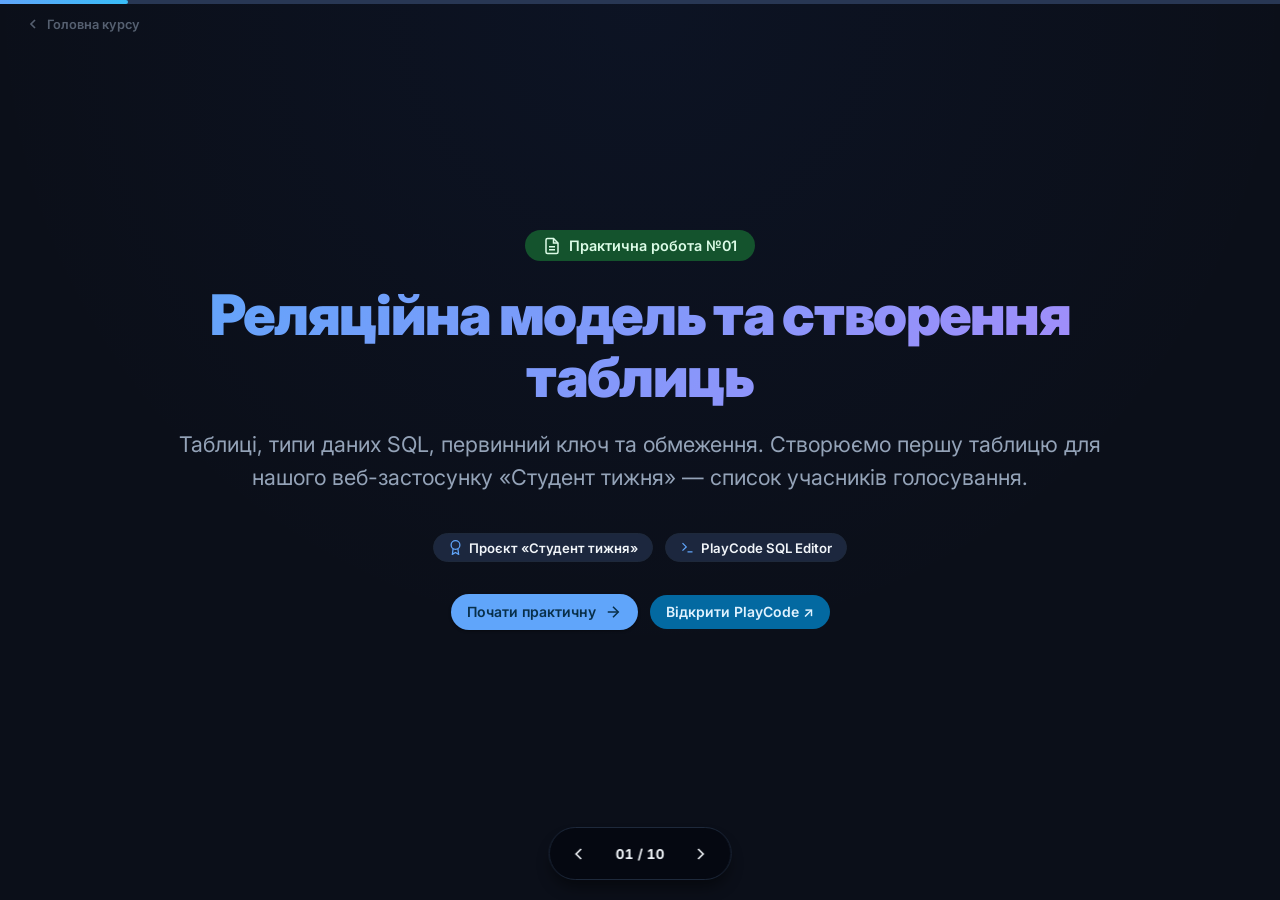
<file: practicals/lab-01/index.html>
<!DOCTYPE html>
<html lang="uk" data-theme="dark" data-course-item="lab-01" class="presentation-page">
<head>
  <meta charset="UTF-8">
  <meta name="viewport" content="width=device-width, initial-scale=1.0">
  <title>Практична 01: Реляційна модель та CREATE TABLE | SQL Курс</title>
  <link rel="icon" type="image/svg+xml" href="../../favicon.svg">

  <!-- Google Fonts: Inter & JetBrains Mono -->
  <link rel="preconnect" href="https://fonts.googleapis.com">
  <link rel="preconnect" href="https://fonts.gstatic.com" crossorigin>
  <link href="https://fonts.googleapis.com/css2?family=Inter:wght@400;500;600;700;800;900&family=JetBrains+Mono:wght@500;700&display=swap" rel="stylesheet">

  <!-- Material Design 3 Stylesheet -->
  <link rel="stylesheet" href="../../css/style.css">

  <!-- Доступ до матеріалів: 1/0 у js/course-config.js -->
  <script src="../../js/course-config.js"></script>
  <script src="../../js/access.js"></script>
</head>
<body class="presentation-page">

  <div class="presentation-viewport">
    <!-- Hub Back Link -->
    <a href="../../index.html" class="hub-back-btn" title="Повернутися на головну курсу">
      <svg width="16" height="16" viewBox="0 0 24 24" fill="none" stroke="currentColor" stroke-width="2.5"><polyline points="15 18 9 12 15 6"/></svg>
      <span>Головна курсу</span>
    </a>

    <!-- Top Progress Bar -->
    <div class="progress-container">
      <div class="progress-bar" id="progress-bar"></div>
    </div>

    <!-- Slides Wrapper -->
    <main class="slides-wrapper" id="slides-wrapper">

      <!-- ===================================================================
           SLIDE 1: Hero / Title Slide
           =================================================================== -->
      <section class="slide active" id="slide-1">
        <div class="slide-hero">
          <div class="hero-pill success">
            <svg width="18" height="18" viewBox="0 0 24 24" fill="none" stroke="currentColor" stroke-width="2"><path d="M14 2H6a2 2 0 0 0-2 2v16a2 2 0 0 0 2 2h12a2 2 0 0 0 2-2V8z"/><polyline points="14 2 14 8 20 8"/><line x1="16" y1="13" x2="8" y2="13"/><line x1="16" y1="17" x2="8" y2="17"/></svg>
            Практична робота №01
          </div>
          <h1 class="hero-title">Реляційна модель та створення таблиць</h1>
          <p class="hero-description">
            Таблиці, типи даних SQL, первинний ключ та обмеження. Створюємо першу таблицю для нашого веб-застосунку «Студент тижня» — список учасників голосування.
          </p>

          <div class="hero-chips">
            <span class="audience-chip">
              <svg width="15" height="15" viewBox="0 0 24 24" fill="none" stroke="currentColor" stroke-width="2"><circle cx="12" cy="8" r="7"/><polyline points="8.21 13.89 7 23 12 20 17 23 15.79 13.88"/></svg>
              Проєкт «Студент тижня»
            </span>
            <span class="audience-chip">
              <svg width="15" height="15" viewBox="0 0 24 24" fill="none" stroke="currentColor" stroke-width="2"><polyline points="4 17 10 11 4 5"/><line x1="12" y1="19" x2="20" y2="19"/></svg>
              PlayCode SQL Editor
            </span>
          </div>

          <div class="action-row">
            <button class="m3-btn m3-btn-primary" onclick="presentation.next()">
              <span>Почати практичну</span>
              <svg width="18" height="18" viewBox="0 0 24 24" fill="none" stroke="currentColor" stroke-width="2"><line x1="5" y1="12" x2="19" y2="12"/><polyline points="12 5 19 12 12 19"/></svg>
            </button>
            <a href="https://playcode.io/sql-editor" target="_blank" rel="noopener noreferrer" class="m3-btn m3-btn-tonal">
              <span>Відкрити PlayCode ↗</span>
            </a>
          </div>
        </div>
      </section>

      <!-- ===================================================================
           SLIDE 2: What is Relational Model?
           =================================================================== -->
      <section class="slide" id="slide-2">
        <header class="slide-header">
          <div class="badge-row">
            <span class="m3-chip primary">Концепція даних</span>
          </div>
          <h2 class="slide-title">Що таке реляційна модель даних?</h2>
          <p class="slide-subtitle">
            У реляційній базі вся інформація зберігається в таблицях. Кожна таблиця описує один вид об'єктів.
          </p>
        </header>

        <div class="slide-content">
          <div class="grid-2col">

            <!-- Explanation Card -->
            <div class="m3-card justify-between">
              <div>
                <h3 class="card-heading text-primary mb-4">
                  Анатомія реляційної таблиці
                </h3>
                <ul class="feature-list">
                  <li>
                    <span class="feature-icon accent-blue">📊</span>
                    <span><strong>Таблиця (Table)</strong> — дані про однотипні об'єкти. У «Студенті тижня» це, наприклад, усі учасники голосування.</span>
                  </li>
                  <li>
                    <span class="feature-icon accent-amber">⬇️</span>
                    <span><strong>Стовпчик (Column / Поле)</strong> — одна властивість об'єкта: ПІБ, група, кількість голосів. Кожен стовпчик має свій <em>тип даних</em>.</span>
                  </li>
                  <li>
                    <span class="feature-icon accent-green">➡️</span>
                    <span><strong>Рядок (Row / Запис)</strong> — один конкретний об'єкт: студентка Анастасія Мельник з групи Б-11.</span>
                  </li>
                  <li>
                    <span class="feature-icon accent-purple">🔑</span>
                    <span><strong>Первинний ключ (Primary Key)</strong> — стовпчик (зазвичай <code>id</code>), значення якого ніколи не повторюється. Навіть двох студентів з однаковим ПІБ не сплутати.</span>
                  </li>
                </ul>
              </div>

              <div class="m3-callout">
                <svg width="22" height="22" viewBox="0 0 24 24" fill="none" stroke="currentColor" stroke-width="2"><circle cx="12" cy="12" r="10"/><line x1="12" y1="8" x2="12" y2="12"/><line x1="12" y1="16" x2="12.01" y2="16"/></svg>
                <div>
                  <strong>Чому «реляційна»?</strong> Реляційною база даних називається тому, що її дані зберігаються у вигляді таблиць, між якими встановлюються зв’язки (від англ. <em>relation</em> – відношення).
                </div>
              </div>
            </div>

            <!-- Visual Table Example -->
            <div class="m3-card">
              <div class="card-toolbar">
                <span class="table-caption">
                  <svg width="16" height="16" viewBox="0 0 24 24" fill="none" stroke="currentColor" stroke-width="2"><rect x="3" y="3" width="18" height="18" rx="2" ry="2"/><line x1="3" y1="9" x2="21" y2="9"/><line x1="9" y1="21" x2="9" y2="9"/></svg>
                  Приклад: таблиця <code>students</code>
                </span>
                <span class="topic-tag">3 записи</span>
              </div>

              <div class="m3-table-wrapper m-0">
                <table class="m3-table">
                  <thead>
                    <tr>
                      <th>id <span class="pk-chip">PK</span><small>SERIAL</small></th>
                      <th>full_name<small>TEXT</small></th>
                      <th>group_name<small>TEXT</small></th>
                      <th>votes<small>INTEGER</small></th>
                    </tr>
                  </thead>
                  <tbody>
                    <tr>
                      <td class="pk-value">1</td>
                      <td>Олександр Коваленко</td>
                      <td>М-21</td>
                      <td>12</td>
                    </tr>
                    <tr>
                      <td class="pk-value">2</td>
                      <td>Анастасія Мельник</td>
                      <td>Б-11</td>
                      <td>9</td>
                    </tr>
                    <tr>
                      <td class="pk-value">3</td>
                      <td>Дмитро Бондаренко</td>
                      <td>М-32</td>
                      <td>5</td>
                    </tr>
                  </tbody>
                </table>
              </div>

              <p class="card-note mt-4">
                💡 У кожному стовпчику — значення одного типу: у <code>votes</code> лише цілі числа, у <code>full_name</code> лише текст. Саме таку таблицю ви створите в цій практичній.
              </p>
            </div>

          </div>
        </div>
      </section>

      <!-- ===================================================================
           SLIDE 3: PlayCode SQL Editor Guide
           =================================================================== -->
      <section class="slide" id="slide-3">
        <header class="slide-header">
          <div class="badge-row">
            <span class="m3-chip primary">Інструментарій</span>
          </div>
          <h2 class="slide-title">Онлайн-середовище PlayCode SQL Editor</h2>
          <p class="slide-subtitle">
            Працюємо у браузері за адресою <a href="https://playcode.io/sql-editor" target="_blank" rel="noopener noreferrer" class="text-link">playcode.io/sql-editor</a>. Усередині працює справжня СУБД <strong>PostgreSQL</strong>, нічого встановлювати не потрібно.
          </p>
        </header>

        <div class="slide-content">
          <div class="grid-3col">

            <div class="m3-card top-accent accent-blue">
              <div class="card-emoji">💻</div>
              <h3 class="card-heading">1. Редактор коду</h3>
              <p class="card-text">
                Вкладка <code>main.sql</code>. Тут ви пишете SQL-команди (сьогодні це <code>CREATE TABLE</code>) і коментар зі своїм ПІБ.
              </p>
            </div>

            <div class="m3-card top-accent accent-green">
              <div class="card-emoji">⚡</div>
              <h3 class="card-heading">2. Run і Auto-run</h3>
              <p class="card-text">
                <strong>Run</strong> (або <strong>Ctrl + Enter</strong>) виконує весь код з редактора. Перемикач <strong>Auto-run</strong> запускає код автоматично після кожної зміни.
              </p>
            </div>

            <div class="m3-card top-accent accent-purple">
              <div class="card-emoji">📋</div>
              <h3 class="card-heading">3. Database і Console</h3>
              <p class="card-text">
                <strong>Database</strong> показує список створених таблиць і структуру кожної: колонки, типи, позначку <code>PK</code>. <strong>Console</strong> показує службові повідомлення і тексти помилок.
              </p>
            </div>

          </div>

          <div class="m3-callout warning mt-5">
            <svg width="22" height="22" viewBox="0 0 24 24" fill="none" stroke="currentColor" stroke-width="2"><path d="M10.29 3.86L1.82 18a2 2 0 0 0 1.71 3h16.94a2 2 0 0 0 1.71-3L13.71 3.86a2 2 0 0 0-3.42 0z"/><line x1="12" y1="9" x2="12" y2="13"/><line x1="12" y1="17" x2="12.01" y2="17"/></svg>
            <div>
              <strong>PlayCode пам'ятає ваші таблиці</strong> навіть після перезавантаження сторінки. Тому повторний запуск <code>CREATE TABLE</code> видасть помилку «таблиця вже існує». Як це виправити — на слайді «Типові помилки».
            </div>
          </div>

          <div class="hub-tool-banner compact mt-5">
            <div class="tool-banner-info">
              <div class="tool-banner-icon">
                <svg width="22" height="22" viewBox="0 0 24 24" fill="none" stroke="currentColor" stroke-width="2"><path d="M10 13a5 5 0 0 0 7.54.54l3-3a5 5 0 0 0-7.07-7.07l-1.72 1.71"/><path d="M14 11a5 5 0 0 0-7.54-.54l-3 3a5 5 0 0 0 7.07 7.07l1.71-1.71"/></svg>
              </div>
              <div>
                <strong class="banner-title">Порада для зручності:</strong>
                <p class="tool-banner-desc">
                  Розділіть екран навпіл: зліва презентація з інструкціями, справа — PlayCode.
                </p>
              </div>
            </div>
            <a href="https://playcode.io/sql-editor" target="_blank" rel="noopener noreferrer" class="m3-btn m3-btn-primary">
              <span>Відкрити PlayCode</span>
              <svg width="16" height="16" viewBox="0 0 24 24" fill="none" stroke="currentColor" stroke-width="2"><path d="M18 13v6a2 2 0 0 1-2 2H5a2 2 0 0 1-2-2V8a2 2 0 0 1 2-2h6"/><polyline points="15 3 21 3 21 9"/><line x1="10" y1="14" x2="21" y2="3"/></svg>
            </a>
          </div>
        </div>
      </section>

      <!-- ===================================================================
           SLIDE 4: Basic SQL Data Types (PostgreSQL)
           =================================================================== -->
      <section class="slide" id="slide-4">
        <header class="slide-header">
          <div class="badge-row">
            <span class="m3-chip primary">Типізація SQL</span>
          </div>
          <h2 class="slide-title">Основні типи даних у SQL</h2>
          <p class="slide-subtitle">
            Створюючи стовпчик, ми пояснюємо СУБД, які дані там зберігатимуться. Тоді вона не дозволить записати текст у поле для чисел.
          </p>
        </header>

        <div class="slide-content">
          <div class="m3-table-wrapper m-0">
            <table class="m3-table">
              <thead>
                <tr>
                  <th style="width: 16%;">Тип даних</th>
                  <th style="width: 30%;">Що зберігає</th>
                  <th style="width: 24%;">Приклади значень</th>
                  <th style="width: 30%;">Де знадобиться у «Студенті тижня»</th>
                </tr>
              </thead>
              <tbody>
                <tr>
                  <td><strong class="type-name accent-amber">INTEGER</strong></td>
                  <td>Цілі числа без дробової частини</td>
                  <td><code>0</code>, <code>12</code>, <code>150</code></td>
                  <td>Кількість голосів <code>votes</code></td>
                </tr>
                <tr>
                  <td><strong class="type-name accent-red">SERIAL</strong></td>
                  <td>Ціле число, яке СУБД заповнює сама: 1, 2, 3… (лічильник PostgreSQL)</td>
                  <td>не вказуємо, СУБД додасть сама</td>
                  <td>Номер запису <code>id</code></td>
                </tr>
                <tr>
                  <td><strong class="type-name accent-blue">TEXT</strong></td>
                  <td>Текст будь-якої довжини</td>
                  <td><code>'Анастасія Мельник'</code>, <code>'М-21'</code></td>
                  <td>ПІБ, група, email, досягнення</td>
                </tr>
                <tr>
                  <td><strong class="type-name accent-pink">REAL</strong></td>
                  <td>Дробові числа (з десятковою крапкою)</td>
                  <td><code>4.75</code>, <code>10.5</code></td>
                  <td>Середній бал, відсоток голосів</td>
                </tr>
                <tr>
                  <td><strong class="type-name accent-green">BOOLEAN</strong></td>
                  <td>Логічне значення: так / ні</td>
                  <td><code>TRUE</code> або <code>FALSE</code></td>
                  <td>Чи бере студент участь у голосуванні?</td>
                </tr>
                <tr>
                  <td><strong class="type-name accent-purple">DATE</strong></td>
                  <td>Календарна дата у форматі РРРР-ММ-ДД</td>
                  <td><code>'2026-09-01'</code></td>
                  <td>Дата реєстрації, початок тижня голосування</td>
                </tr>
              </tbody>
            </table>
          </div>

          <div class="m3-callout mt-5">
            <svg width="22" height="22" viewBox="0 0 24 24" fill="none" stroke="currentColor" stroke-width="2"><polygon points="7.86 2 16.14 2 22 7.86 22 16.14 16.14 22 7.86 22 2 16.14 2 7.86 7.86 2"/><line x1="12" y1="8" x2="12" y2="12"/><line x1="12" y1="16" x2="12.01" y2="16"/></svg>
            <div>
              <strong>Правило лапок:</strong> текст і дати — завжди в <strong>одинарних</strong> лапках: <code>'М-21'</code>, <code>'2026-09-01'</code>. Числа і <code>TRUE</code> / <code>FALSE</code> пишуться без лапок. Подвійні лапки <code>"…"</code> у PostgreSQL означають назву стовпчика, а не текст.
            </div>
          </div>
        </div>
      </section>

      <!-- ===================================================================
           SLIDE 5: CREATE TABLE Syntax and Constraints
           =================================================================== -->
      <section class="slide" id="slide-5">
        <header class="slide-header">
          <div class="badge-row">
            <span class="m3-chip primary">Синтаксис DDL</span>
          </div>
          <h2 class="slide-title">Команда CREATE TABLE та обмеження (Constraints)</h2>
          <p class="slide-subtitle">
            <code>CREATE TABLE</code> задає структуру нової таблиці. Обмеження — це правила, які захищають таблицю від невірних даних або даних, що не відповідають вимогам.
          </p>
        </header>

        <div class="slide-content">
          <div class="grid-2col">

            <!-- Code Template -->
            <div>
              <div class="code-box mt-0">
                <div class="code-box-header">
                  <span class="code-box-lang">
                    <svg width="14" height="14" viewBox="0 0 24 24" fill="none" stroke="currentColor" stroke-width="2"><polyline points="16 18 22 12 16 6"/><polyline points="8 6 2 12 8 18"/></svg>
                    Шаблон синтаксису
                  </span>
                  <button class="code-copy-btn" type="button">
                    <svg width="13" height="13" viewBox="0 0 24 24" fill="none" stroke="currentColor" stroke-width="2"><rect x="9" y="9" width="13" height="13" rx="2" ry="2"/><path d="M5 15H4a2 2 0 0 1-2-2V4a2 2 0 0 1 2-2h9a2 2 0 0 1 2 2v1"/></svg>
                    <span>Копіювати</span>
                  </button>
                </div>
                <pre><code><span class="sql-kw">CREATE TABLE</span> назва_таблиці (
    колонка_1 <span class="sql-type">SERIAL</span> <span class="sql-kw">PRIMARY KEY</span>,
    колонка_2 <span class="sql-type">TEXT</span> <span class="sql-kw">NOT NULL</span>,
    колонка_3 <span class="sql-type">TEXT</span> <span class="sql-kw">UNIQUE</span>,
    колонка_4 <span class="sql-type">INTEGER</span> <span class="sql-kw">DEFAULT</span> <span class="sql-num">0</span>
);</code></pre>
              </div>

              <div class="m3-callout">
                <svg width="20" height="20" viewBox="0 0 24 24" fill="none" stroke="currentColor" stroke-width="2"><circle cx="12" cy="12" r="10"/><line x1="12" y1="16" x2="12" y2="12"/><line x1="12" y1="8" x2="12.01" y2="8"/></svg>
                <div>
                  Колонки розділяються комами <code>,</code>. Після останньої колонки перед <code>)</code> кома <strong>не ставиться</strong>. Команда закінчується крапкою з комою <code>;</code>.
                </div>
              </div>
            </div>

            <!-- Constraints Explanation -->
            <div class="m3-card">
              <h3 class="card-heading text-primary">
                Ключові обмеження (Constraints)
              </h3>
              <ul class="feature-list">
                <li>
                  <span class="feature-icon label accent-amber">PK</span>
                  <span><strong>PRIMARY KEY</strong> — первинний ключ. Значення унікальне і не може бути порожнім (як номер студентського квитка).</span>
                </li>
                <li>
                  <span class="feature-icon label accent-red">SR</span>
                  <span><strong>SERIAL</strong> — автонумерація 1, 2, 3… Разом з <code>PRIMARY KEY</code> дає ідеальний <code>id</code>: його не треба вигадувати самому.</span>
                </li>
                <li>
                  <span class="feature-icon label accent-blue">NN</span>
                  <span><strong>NOT NULL</strong> — поле обов'язкове, порожнім залишити не можна.</span>
                </li>
                <li>
                  <span class="feature-icon label accent-purple">UQ</span>
                  <span><strong>UNIQUE</strong> — повтори заборонені: два студенти не можуть мати однаковий email.</span>
                </li>
                <li>
                  <span class="feature-icon label accent-green">DF</span>
                  <span><strong>DEFAULT &lt;значення&gt;</strong> — значення за замовчуванням, якщо при додаванні рядка його не вказали (новий учасник має 0 голосів).</span>
                </li>
              </ul>
            </div>

          </div>
        </div>
      </section>

      <!-- ===================================================================
           SLIDE 6: Demo Example (CREATE TABLE)
           =================================================================== -->
      <section class="slide" id="slide-6">
        <header class="slide-header">
          <div class="badge-row">
            <span class="m3-chip primary">Живий зразок коду</span>
          </div>
          <h2 class="slide-title">Зразок: таблиця тижнів голосування</h2>
          <p class="slide-subtitle">
            Застосунку треба знати дати кожного тижня конкурсу. Скопіюйте скрипт у PlayCode, запустіть і відкрийте вкладку Database.
          </p>
        </header>

        <div class="slide-content">
          <div class="code-box mt-0">
            <div class="code-box-header">
              <span class="code-box-lang">
                <svg width="14" height="14" viewBox="0 0 24 24" fill="none" stroke="currentColor" stroke-width="2"><polyline points="4 17 10 11 4 5"/><line x1="12" y1="19" x2="20" y2="19"/></svg>
                демо-скрипт: voting_weeks
              </span>
              <button class="code-copy-btn" type="button">
                <svg width="13" height="13" viewBox="0 0 24 24" fill="none" stroke="currentColor" stroke-width="2"><rect x="9" y="9" width="13" height="13" rx="2" ry="2"/><path d="M5 15H4a2 2 0 0 1-2-2V4a2 2 0 0 1 2-2h9a2 2 0 0 1 2 2v1"/></svg>
                <span>Копіювати код</span>
              </button>
            </div>
            <pre><code><span class="sql-comment">-- Прибираємо стару версію таблиці, щоб скрипт можна було запускати повторно</span>
<span class="sql-kw">DROP TABLE IF EXISTS</span> voting_weeks;

<span class="sql-kw">CREATE TABLE</span> voting_weeks (
    id <span class="sql-type">SERIAL</span> <span class="sql-kw">PRIMARY KEY</span>,            <span class="sql-comment">-- номер тижня, СУБД рахує сама</span>
    title <span class="sql-type">TEXT</span> <span class="sql-kw">NOT NULL</span>,              <span class="sql-comment">-- назва: 'Тиждень 1'</span>
    start_date <span class="sql-type">DATE</span> <span class="sql-kw">NOT NULL</span>,         <span class="sql-comment">-- початок голосування</span>
    end_date <span class="sql-type">DATE</span> <span class="sql-kw">NOT NULL</span>,           <span class="sql-comment">-- кінець голосування</span>
    prize <span class="sql-type">TEXT</span> <span class="sql-kw">DEFAULT</span> <span class="sql-str">'Грамота'</span>,     <span class="sql-comment">-- нагорода переможцю</span>
    is_open <span class="sql-type">BOOLEAN</span> <span class="sql-kw">DEFAULT</span> <span class="sql-kw">TRUE</span>      <span class="sql-comment">-- чи можна зараз голосувати</span>
);</code></pre>
          </div>

          <div class="code-footer">
            <p class="card-text m-0">
              🔍 У вкладці <strong>Database</strong> з'явиться таблиця <code>voting_weeks</code> з 6 колонками. Біля <code>id</code> стоїть позначка <code>PK</code>, а тип показано як <code>INTEGER</code>: <code>SERIAL</code> — це <code>INTEGER</code> з автоматичним лічильником.
            </p>
            <a href="https://playcode.io/sql-editor" target="_blank" rel="noopener noreferrer" class="m3-btn m3-btn-tonal">
              <span>Спробувати в PlayCode ↗</span>
            </a>
          </div>
        </div>
      </section>

      <!-- ===================================================================
           SLIDE 7: Common Errors
           =================================================================== -->
      <section class="slide" id="slide-7">
        <header class="slide-header">
          <div class="badge-row">
            <span class="m3-chip error">Типові помилки</span>
          </div>
          <h2 class="slide-title">Червоне повідомлення? Розшифровуємо</h2>
          <p class="slide-subtitle">
            Помилка — це не катастрофа: СУБД просто відмовилася виконувати команду і нічого не зіпсувала. Текст помилки в Console підказує, де шукати проблему.
          </p>
        </header>

        <div class="slide-content">
          <div class="m3-table-wrapper m-0">
            <table class="m3-table compact">
              <thead>
                <tr>
                  <th style="width: 38%;">Повідомлення PostgreSQL</th>
                  <th style="width: 30%;">Що сталося</th>
                  <th style="width: 32%;">Як виправити</th>
                </tr>
              </thead>
              <tbody>
                <tr>
                  <td><code>relation "students" already exists</code></td>
                  <td>Таблиця вже створена під час попереднього запуску</td>
                  <td>Почніть скрипт з <code>DROP TABLE IF EXISTS students;</code></td>
                </tr>
                <tr>
                  <td><code>syntax error at or near ")"</code></td>
                  <td>Зайва кома після останньої колонки</td>
                  <td>Приберіть кому перед <code>)</code></td>
                </tr>
                <tr>
                  <td><code>syntax error at or near "group_name"</code></td>
                  <td>Пропущена кома перед названою колонкою</td>
                  <td>Поставте кому в кінці попереднього рядка</td>
                </tr>
                <tr>
                  <td><code>type "integr" does not exist</code></td>
                  <td>Помилка в назві типу даних</td>
                  <td>Перевірте написання: <code>INTEGER</code>, <code>TEXT</code>, <code>DATE</code>…</td>
                </tr>
                <tr>
                  <td><code>column "is_active" is of type boolean but default expression is of type integer</code></td>
                  <td><code>DEFAULT 1</code> для логічного поля</td>
                  <td>Пишіть <code>DEFAULT TRUE</code> або <code>DEFAULT FALSE</code></td>
                </tr>
                <tr>
                  <td><code>column "email" specified more than once</code></td>
                  <td>Дві колонки з однаковою назвою</td>
                  <td>Перейменуйте або видаліть зайву</td>
                </tr>
              </tbody>
            </table>
          </div>

          <div class="m3-callout warning mt-5">
            <svg width="22" height="22" viewBox="0 0 24 24" fill="none" stroke="currentColor" stroke-width="2"><path d="M10.29 3.86L1.82 18a2 2 0 0 0 1.71 3h16.94a2 2 0 0 0 1.71-3L13.71 3.86a2 2 0 0 0-3.42 0z"/><line x1="12" y1="9" x2="12" y2="13"/><line x1="12" y1="17" x2="12.01" y2="17"/></svg>
            <div>
              <code>DROP TABLE</code> видаляє таблицю <strong>разом з усіма даними</strong>. У навчальному скрипті це зручно: кожен запуск будує таблицю з нуля. На справжньому сервері так не роблять.
            </div>
          </div>
        </div>
      </section>

      <!-- ===================================================================
           SLIDE 8: Practical Task (single variant)
           =================================================================== -->
      <section class="slide" id="slide-8">
        <header class="slide-header">
          <div class="badge-row">
            <span class="m3-chip primary">Практичне завдання</span>
            <span class="m3-chip tertiary">Студент тижня</span>
          </div>
          <h2 class="slide-title">Створіть таблицю учасників голосування</h2>
          <p class="slide-subtitle">
            Головна таблиця нашого застосунку: профілі студентів і лічильник голосів. Сьогодні створюємо лише її структуру — дані додамо в наступній практичній.
          </p>
        </header>

        <div class="slide-content">
          <div class="grid-2col">

            <div class="m3-card top-accent accent-blue">
              <div class="card-toolbar">
                <span class="variant-label">Завдання</span>
                <span class="audience-chip compact">🏆 Студент тижня</span>
              </div>
              <h3 class="card-heading">
                Таблиця <code>students</code>
              </h3>
              <ul class="bullet-list">
                <li><code>id</code> — <code>SERIAL PRIMARY KEY</code></li>
                <li><code>full_name</code> — <code>TEXT NOT NULL</code> (ПІБ)</li>
                <li><code>group_name</code> — <code>TEXT NOT NULL</code> (група, напр. 'М-21')</li>
                <li><code>email</code> — <code>TEXT UNIQUE</code> (пошта для входу)</li>
                <li><code>achievements</code> — <code>TEXT</code> (за що номінують)</li>
                <li><code>votes</code> — <code>INTEGER DEFAULT 0</code> (кількість голосів)</li>
                <li><code>is_active</code> — <code>BOOLEAN DEFAULT TRUE</code> (бере участь)</li>
                <li><code>registered_at</code> — <code>DATE NOT NULL</code> (дата реєстрації)</li>
              </ul>
            </div>

            <div class="m3-card">
              <h3 class="card-heading text-primary">Порядок виконання</h3>
              <ul class="bullet-list">
                <li>Угорі скрипту — коментар з ПІБ і групою (зразок на наступному слайді).</li>
                <li>Рядок <code>DROP TABLE IF EXISTS students;</code>, далі ваш <code>CREATE TABLE students (…);</code></li>
                <li>Запустіть код (Run) і переконайтеся, що в Console немає помилок.</li>
                <li>Відкрийте вкладку <strong>Database</strong> → таблиця <code>students</code> у списку TABLES.</li>
              </ul>

              <div class="m3-callout success mt-4">
                <svg width="20" height="20" viewBox="0 0 24 24" fill="none" stroke="currentColor" stroke-width="2"><polyline points="20 6 9 17 4 12"/></svg>
                <div>
                  <strong>Перевірте себе:</strong> у блоці STRUCTURE має бути <strong>8 колонок</strong>, позначка <code>PK</code> біля <code>id</code> і правильні типи. <code>SERIAL</code> там показано як <code>INTEGER</code> — так і має бути.
                </div>
              </div>
            </div>

          </div>
        </div>
      </section>

      <!-- ===================================================================
           SLIDE 9: Control Questions & Conclusion
           =================================================================== -->
      <section class="slide" id="slide-9">
        <header class="slide-header">
          <div class="badge-row">
            <span class="m3-chip primary">Контрольні запитання</span>
          </div>
          <h2 class="slide-title">Контрольні запитання та висновок</h2>
          <p class="slide-subtitle">
            Дайте письмові відповіді на 5 запитань і зробіть короткий висновок. Можна від руки (фото) або у файлі .docx.
          </p>
        </header>

        <div class="slide-content">
          <div class="grid-2col">

            <div class="m3-card top-accent accent-purple">
              <div class="card-toolbar">
                <span class="variant-label">5 запитань</span>
              </div>
              <ol class="bullet-list relaxed">
                <li>Що таке реляційна база даних? Що в таблиці називають стовпчиком, а що — рядком?</li>
                <li>Які типи даних ви використали в таблиці <code>students</code>? Чому для <code>votes</code> обрано <code>INTEGER</code>, а для <code>registered_at</code> — <code>DATE</code>?</li>
                <li>Для чого потрібен первинний ключ (<code>PRIMARY KEY</code>)? Чому для <code>id</code> зручно використовувати <code>SERIAL</code>?</li>
                <li>Чим відрізняються обмеження <code>NOT NULL</code>, <code>UNIQUE</code> і <code>DEFAULT</code>? Наведіть приклад кожного з вашої таблиці.</li>
                <li>Навіщо на початку скрипту пишуть <code>DROP TABLE IF EXISTS</code>? Чому так не роблять на справжньому сервері?</li>
              </ol>
            </div>

            <div class="m3-card">
              <h3 class="card-heading text-primary">Висновок</h3>
              <p class="card-text">
                3–5 речень своїми словами: чого ви навчилися, що вдалося, з якими труднощами зіткнулися.
              </p>
              <div class="m3-callout compact mt-2">
                <svg width="20" height="20" viewBox="0 0 24 24" fill="none" stroke="currentColor" stroke-width="2"><path d="M12 20h9"/><path d="M16.5 3.5a2.121 2.121 0 0 1 3 3L7 19l-4 1 1-4L16.5 3.5z"/></svg>
                <div>
                  <em>Наприклад:</em> «Під час практичної роботи я навчився(лася) створювати таблицю командою CREATE TABLE… Найскладнішим було… Тепер я розумію, навіщо…»
                </div>
              </div>

              <h3 class="card-heading text-primary mt-5">Як оформити</h3>
              <ul class="bullet-list">
                <li>Угорі — ПІБ, група і «Практична робота №1».</li>
                <li><strong>Від руки:</strong> пишіть розбірливо, фото — рівне, світле, весь текст має читатися добре.</li>
                <li><strong>Або файл .docx</strong> (Word чи Google Docs → «Завантажити як .docx»).</li>
              </ul>
            </div>

          </div>
        </div>
      </section>

      <!-- ===================================================================
           SLIDE 10: Classroom Submission (code + table structure)
           =================================================================== -->
      <section class="slide" id="slide-10">
        <header class="slide-header">
          <div class="badge-row">
            <span class="m3-chip success">Звітність</span>
          </div>
          <h2 class="slide-title">Що здати в Classroom</h2>
          <p class="slide-subtitle">
            2 скріншоти з PlayCode + відповіді на контрольні запитання з висновком. Усе прикріпіть до одного завдання в Google Classroom.
          </p>
        </header>

        <div class="slide-content">
          <div class="grid-2col">

            <!-- Step 1: Script skeleton + where to find the structure -->
            <div>
              <div class="code-box mt-0">
                <div class="code-box-header">
                  <span class="code-box-lang">
                    <svg width="14" height="14" viewBox="0 0 24 24" fill="none" stroke="currentColor" stroke-width="2"><polyline points="9 11 12 14 22 4"/><path d="M21 12v7a2 2 0 0 1-2 2H5a2 2 0 0 1-2-2V5a2 2 0 0 1 2-2h11"/></svg>
                    каркас вашого скрипту
                  </span>
                  <button class="code-copy-btn" type="button">
                    <svg width="13" height="13" viewBox="0 0 24 24" fill="none" stroke="currentColor" stroke-width="2"><rect x="9" y="9" width="13" height="13" rx="2" ry="2"/><path d="M5 15H4a2 2 0 0 1-2-2V4a2 2 0 0 1 2-2h9a2 2 0 0 1 2 2v1"/></svg>
                    <span>Копіювати</span>
                  </button>
                </div>
                <pre><code><span class="sql-comment">-- Практична робота №1</span>
<span class="sql-comment">-- Виконав(ла): Шевченко Іван, група М-21</span>

<span class="sql-kw">DROP TABLE IF EXISTS</span> students;

<span class="sql-kw">CREATE TABLE</span> students (
    <span class="sql-comment">-- тут ваші 8 колонок</span>
);</code></pre>
              </div>

              <div class="m3-callout">
                <svg width="22" height="22" viewBox="0 0 24 24" fill="none" stroke="currentColor" stroke-width="2"><circle cx="12" cy="12" r="10"/><line x1="12" y1="16" x2="12" y2="12"/><line x1="12" y1="8" x2="12.01" y2="8"/></svg>
                <div>
                  Структура таблиці: вкладка <strong>Database</strong> → <code>students</code> у списку TABLES → блок <strong>STRUCTURE</strong>. Якщо таблиці не видно, натисніть кнопку оновлення ↻.
                </div>
              </div>
            </div>

            <!-- Step 2: Submission Checklist -->
            <div class="report-guide-card m-0">
              <div class="report-header">
                <div class="report-header-icon">
                  <svg width="22" height="22" viewBox="0 0 24 24" fill="none" stroke="currentColor" stroke-width="2"><rect x="2" y="3" width="20" height="14" rx="2" ry="2"/><line x1="8" y1="21" x2="16" y2="21"/><line x1="12" y1="17" x2="12" y2="21"/></svg>
                </div>
                <div>
                  <h3 class="card-heading m-0">Що прикріпити до завдання</h3>
                  <p class="card-note">3 частини звіту</p>
                </div>
              </div>

              <ul class="report-checklist">
                <li>
                  <svg width="18" height="18" viewBox="0 0 24 24" fill="none" stroke="currentColor" stroke-width="2.5"><polyline points="20 6 9 17 4 12"/></svg>
                  <span><strong>Скріншот 1 — запит:</strong> видно весь код у редакторі: угорі коментар <code>-- Виконав(ла): Прізвище Ім'я, група</code>, далі <code>DROP TABLE IF EXISTS</code> і <code>CREATE TABLE students</code>. У Console немає помилок.</span>
                </li>
                <li>
                  <svg width="18" height="18" viewBox="0 0 24 24" fill="none" stroke="currentColor" stroke-width="2.5"><polyline points="20 6 9 17 4 12"/></svg>
                  <span><strong>Скріншот 2 — структура:</strong> вкладка Database з таблицею <code>students</code>: видно всі 8 колонок, їхні типи та позначку <code>PK</code> біля <code>id</code>.</span>
                </li>
                <li>
                  <svg width="18" height="18" viewBox="0 0 24 24" fill="none" stroke="currentColor" stroke-width="2.5"><polyline points="20 6 9 17 4 12"/></svg>
                  <span><strong>Відповіді та висновок:</strong> фото рукопису або файл .docx (слайд 9).</span>
                </li>
              </ul>

              <div class="action-row mt-5">
                <a href="../../index.html" class="m3-btn m3-btn-primary">
                  <svg width="16" height="16" viewBox="0 0 24 24" fill="none" stroke="currentColor" stroke-width="2"><polyline points="15 18 9 12 15 6"/></svg>
                  <span>Завершити та повернутися на головну</span>
                </a>
              </div>
            </div>

          </div>
        </div>
      </section>

    </main>

    <!-- ===================================================================
         Floating Material Navigation Bar (Bottom)
         =================================================================== -->
    <nav class="presentation-bar" aria-label="Slide Navigation">
      <button class="bar-btn" id="btn-prev" title="Попередній слайд (←)">
        <svg viewBox="0 0 24 24" fill="none" stroke="currentColor" stroke-width="2"><polyline points="15 18 9 12 15 6"/></svg>
      </button>

      <div class="slide-counter" id="slide-counter">01 / 10</div>

      <button class="bar-btn" id="btn-next" title="Наступний слайд (→ / Space)">
        <svg viewBox="0 0 24 24" fill="none" stroke="currentColor" stroke-width="2"><polyline points="9 18 15 12 9 6"/></svg>
      </button>
    </nav>
  </div>

  <!-- Presentation engine: navigation + code copy buttons -->
  <script src="../../js/app.js"></script>
</body>
</html>
</file>
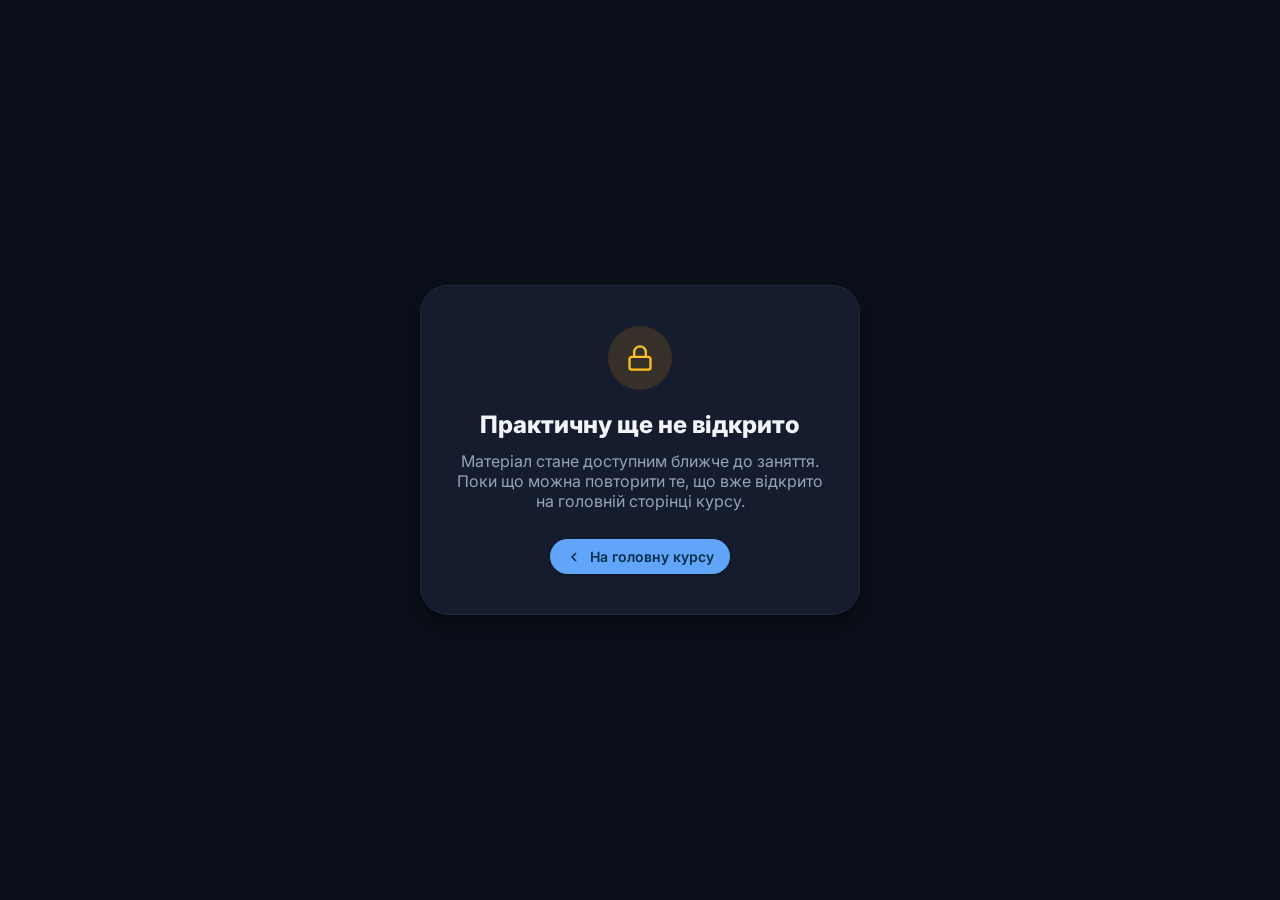
<file: practicals/lab-02/index.html>
<!DOCTYPE html>
<html lang="uk" data-theme="dark" data-course-item="lab-02" class="presentation-page">
<head>
  <meta charset="UTF-8">
  <meta name="viewport" content="width=device-width, initial-scale=1.0">
  <title>Практична 02: INSERT, SELECT, WHERE | SQL Курс</title>
  <link rel="icon" type="image/svg+xml" href="../../favicon.svg">

  <!-- Google Fonts: Inter & JetBrains Mono -->
  <link rel="preconnect" href="https://fonts.googleapis.com">
  <link rel="preconnect" href="https://fonts.gstatic.com" crossorigin>
  <link href="https://fonts.googleapis.com/css2?family=Inter:wght@400;500;600;700;800;900&family=JetBrains+Mono:wght@500;700&display=swap" rel="stylesheet">

  <!-- Material Design 3 Stylesheet -->
  <link rel="stylesheet" href="../../css/style.css">

  <!-- Доступ до матеріалів: 1/0 у js/course-config.js -->
  <script src="../../js/course-config.js"></script>
  <script src="../../js/access.js"></script>
</head>
<body class="presentation-page">

  <div class="presentation-viewport">
    <!-- Hub Back Link -->
    <a href="../../index.html" class="hub-back-btn" title="Повернутися на головну курсу">
      <svg width="16" height="16" viewBox="0 0 24 24" fill="none" stroke="currentColor" stroke-width="2.5"><polyline points="15 18 9 12 15 6"/></svg>
      <span>Головна курсу</span>
    </a>

    <!-- Top Progress Bar -->
    <div class="progress-container">
      <div class="progress-bar" id="progress-bar"></div>
    </div>

    <!-- Slides Wrapper -->
    <main class="slides-wrapper" id="slides-wrapper">

      <!-- ===================================================================
           SLIDE 1: Hero
           =================================================================== -->
      <section class="slide active" id="slide-1">
        <div class="slide-hero">
          <div class="hero-pill success">
            <svg width="18" height="18" viewBox="0 0 24 24" fill="none" stroke="currentColor" stroke-width="2"><path d="M14 2H6a2 2 0 0 0-2 2v16a2 2 0 0 0 2 2h12a2 2 0 0 0 2-2V8z"/><polyline points="14 2 14 8 20 8"/><line x1="16" y1="13" x2="8" y2="13"/><line x1="16" y1="17" x2="8" y2="17"/></svg>
            Практична робота №02
          </div>
          <h1 class="hero-title">Вставка та вибірка даних з фільтрацією</h1>
          <p class="hero-description">
            Наповнюємо таблицю учасників «Студента тижня» командою INSERT і знаходимо потрібних студентів за допомогою SELECT та умов WHERE.
          </p>

          <div class="hero-chips">
            <span class="audience-chip">
              <svg width="15" height="15" viewBox="0 0 24 24" fill="none" stroke="currentColor" stroke-width="2"><circle cx="12" cy="8" r="7"/><polyline points="8.21 13.89 7 23 12 20 17 23 15.79 13.88"/></svg>
              Проєкт «Студент тижня»
            </span>
            <span class="audience-chip">
              <svg width="15" height="15" viewBox="0 0 24 24" fill="none" stroke="currentColor" stroke-width="2"><polyline points="4 17 10 11 4 5"/><line x1="12" y1="19" x2="20" y2="19"/></svg>
              PlayCode SQL Editor
            </span>
          </div>

          <div class="action-row">
            <button class="m3-btn m3-btn-primary" onclick="presentation.next()">
              <span>Почати практичну</span>
              <svg width="18" height="18" viewBox="0 0 24 24" fill="none" stroke="currentColor" stroke-width="2"><line x1="5" y1="12" x2="19" y2="12"/><polyline points="12 5 19 12 12 19"/></svg>
            </button>
            <a href="https://playcode.io/sql-editor" target="_blank" rel="noopener noreferrer" class="m3-btn m3-btn-tonal">
              <span>Відкрити PlayCode ↗</span>
            </a>
          </div>
        </div>
      </section>

      <!-- ===================================================================
           SLIDE 2: Starter script
           =================================================================== -->
      <section class="slide" id="slide-2">
        <header class="slide-header">
          <div class="badge-row">
            <span class="m3-chip primary">Підготовка</span>
          </div>
          <h2 class="slide-title">Стартовий скрипт: таблиця students</h2>
          <p class="slide-subtitle">
            Це таблиця з практичної 01. Скопіюйте скрипт у PlayCode — увесь сьогоднішній код пишіть нижче, у тому самому вікні.
          </p>
        </header>

        <div class="slide-content">
          <div class="grid-2col">

            <div class="code-box mt-0">
              <div class="code-box-header">
                <span class="code-box-lang">
                  <svg width="14" height="14" viewBox="0 0 24 24" fill="none" stroke="currentColor" stroke-width="2"><polyline points="4 17 10 11 4 5"/><line x1="12" y1="19" x2="20" y2="19"/></svg>
                  стартовий скрипт
                </span>
                <button class="code-copy-btn" type="button">
                  <svg width="13" height="13" viewBox="0 0 24 24" fill="none" stroke="currentColor" stroke-width="2"><rect x="9" y="9" width="13" height="13" rx="2" ry="2"/><path d="M5 15H4a2 2 0 0 1-2-2V4a2 2 0 0 1 2-2h9a2 2 0 0 1 2 2v1"/></svg>
                  <span>Копіювати</span>
                </button>
              </div>
              <pre><code><span class="sql-kw">DROP TABLE IF EXISTS</span> students;

<span class="sql-kw">CREATE TABLE</span> students (
    id <span class="sql-type">SERIAL</span> <span class="sql-kw">PRIMARY KEY</span>,
    full_name <span class="sql-type">TEXT</span> <span class="sql-kw">NOT NULL</span>,
    group_name <span class="sql-type">TEXT</span> <span class="sql-kw">NOT NULL</span>,
    email <span class="sql-type">TEXT</span> <span class="sql-kw">UNIQUE</span>,
    achievements <span class="sql-type">TEXT</span>,
    votes <span class="sql-type">INTEGER</span> <span class="sql-kw">DEFAULT</span> <span class="sql-num">0</span>,
    is_active <span class="sql-type">BOOLEAN</span> <span class="sql-kw">DEFAULT</span> <span class="sql-kw">TRUE</span>,
    registered_at <span class="sql-type">DATE</span> <span class="sql-kw">NOT NULL</span>
);</code></pre>
            </div>

            <div class="m3-card">
              <h3 class="card-heading text-primary">Як працювати зі скриптом</h3>
              <ul class="feature-list">
                <li>
                  <span class="feature-icon accent-blue">🔁</span>
                  <span><strong>Кожен запуск — з нуля.</strong> PlayCode виконує весь код зверху вниз: таблиця створюється заново і заповнюється вашими <code>INSERT</code>. Тому записи не дублюються, скільки б разів ви не запускали.</span>
                </li>
                <li>
                  <span class="feature-icon accent-green">📋</span>
                  <span><strong>Результат</strong> запиту <code>SELECT</code> з'являється у вкладці <strong>Results</strong>, помилки — у <strong>Console</strong>.</span>
                </li>
                <li>
                  <span class="feature-icon accent-amber">💬</span>
                  <span><strong>Кілька запитів.</strong> Якщо в Results видно лише останній, тимчасово закоментуйте інші: <code>--</code> на початку рядка.</span>
                </li>
              </ul>
            </div>

          </div>
        </div>
      </section>

      <!-- ===================================================================
           SLIDE 3: INSERT INTO
           =================================================================== -->
      <section class="slide" id="slide-3">
        <header class="slide-header">
          <div class="badge-row">
            <span class="m3-chip primary">Додавання даних</span>
          </div>
          <h2 class="slide-title">Команда INSERT INTO</h2>
          <p class="slide-subtitle">
            Додає нові рядки в таблицю. Це як заповнити анкету: називаємо поля і вписуємо в них значення.
          </p>
        </header>

        <div class="slide-content">
          <div class="grid-2col">

            <div>
              <div class="code-box mt-0">
                <div class="code-box-header">
                  <span class="code-box-lang">
                    <svg width="14" height="14" viewBox="0 0 24 24" fill="none" stroke="currentColor" stroke-width="2"><polyline points="16 18 22 12 16 6"/><polyline points="8 6 2 12 8 18"/></svg>
                    Шаблон і приклад
                  </span>
                  <button class="code-copy-btn" type="button">
                    <svg width="13" height="13" viewBox="0 0 24 24" fill="none" stroke="currentColor" stroke-width="2"><rect x="9" y="9" width="13" height="13" rx="2" ry="2"/><path d="M5 15H4a2 2 0 0 1-2-2V4a2 2 0 0 1 2-2h9a2 2 0 0 1 2 2v1"/></svg>
                    <span>Копіювати</span>
                  </button>
                </div>
                <pre><code><span class="sql-comment">-- Шаблон</span>
<span class="sql-kw">INSERT INTO</span> таблиця (колонка_1, колонка_2)
<span class="sql-kw">VALUES</span> (значення_1, значення_2);

<span class="sql-comment">-- Два студенти одним запитом</span>
<span class="sql-kw">INSERT INTO</span> students (full_name, group_name, registered_at)
<span class="sql-kw">VALUES</span>
    (<span class="sql-str">'Софія Ткаченко'</span>, <span class="sql-str">'Б-21'</span>, <span class="sql-str">'2026-09-03'</span>),
    (<span class="sql-str">'Максим Шевчук'</span>, <span class="sql-str">'М-21'</span>, <span class="sql-str">'2026-09-03'</span>);</code></pre>
              </div>
            </div>

            <div class="m3-card">
              <h3 class="card-heading text-primary">Правила</h3>
              <ul class="feature-list">
                <li>
                  <span class="feature-icon label accent-blue">1</span>
                  <span><strong>Порядок значень = порядок колонок</strong> у дужках. Кількість теж має збігатися.</span>
                </li>
                <li>
                  <span class="feature-icon label accent-green">2</span>
                  <span><code>id</code> не вказуємо — <code>SERIAL</code> пронумерує рядки сам.</span>
                </li>
                <li>
                  <span class="feature-icon label accent-amber">3</span>
                  <span>Колонки, яких немає в списку, отримають <code>DEFAULT</code> (<code>votes</code> → 0, <code>is_active</code> → TRUE) або залишаться порожніми — <code>NULL</code>.</span>
                </li>
                <li>
                  <span class="feature-icon label accent-purple">4</span>
                  <span>Кілька рядків — через кому, крапка з комою <code>;</code> — лише в кінці.</span>
                </li>
                <li>
                  <span class="feature-icon label accent-red">5</span>
                  <span><code>NULL</code> означає «значення немає». Пишеться без лапок.</span>
                </li>
              </ul>
            </div>

          </div>
        </div>
      </section>

      <!-- ===================================================================
           SLIDE 4: SELECT
           =================================================================== -->
      <section class="slide" id="slide-4">
        <header class="slide-header">
          <div class="badge-row">
            <span class="m3-chip primary">Вибірка даних</span>
          </div>
          <h2 class="slide-title">Команда SELECT</h2>
          <p class="slide-subtitle">
            Показує дані з таблиці. <code>SELECT</code> нічого не змінює — лише «фотографує» потрібну частину таблиці.
          </p>
        </header>

        <div class="slide-content">
          <div class="grid-2col">

            <div>
              <div class="code-box mt-0">
                <div class="code-box-header">
                  <span class="code-box-lang">
                    <svg width="14" height="14" viewBox="0 0 24 24" fill="none" stroke="currentColor" stroke-width="2"><polyline points="16 18 22 12 16 6"/><polyline points="8 6 2 12 8 18"/></svg>
                    Приклади
                  </span>
                  <button class="code-copy-btn" type="button">
                    <svg width="13" height="13" viewBox="0 0 24 24" fill="none" stroke="currentColor" stroke-width="2"><rect x="9" y="9" width="13" height="13" rx="2" ry="2"/><path d="M5 15H4a2 2 0 0 1-2-2V4a2 2 0 0 1 2-2h9a2 2 0 0 1 2 2v1"/></svg>
                    <span>Копіювати</span>
                  </button>
                </div>
                <pre><code><span class="sql-comment">-- Усі колонки, усі рядки</span>
<span class="sql-kw">SELECT</span> * <span class="sql-kw">FROM</span> students;

<span class="sql-comment">-- Лише потрібні колонки</span>
<span class="sql-kw">SELECT</span> full_name, group_name, votes
<span class="sql-kw">FROM</span> students;</code></pre>
              </div>

              <ul class="feature-list">
                <li>
                  <span class="feature-icon label accent-blue">SEL</span>
                  <span><strong>SELECT</strong> — які колонки показати. <code>*</code> означає «усі».</span>
                </li>
                <li>
                  <span class="feature-icon label accent-green">FR</span>
                  <span><strong>FROM</strong> — з якої таблиці брати дані.</span>
                </li>
              </ul>
            </div>

            <div class="m3-card">
              <div class="card-toolbar">
                <span class="table-caption">
                  <svg width="16" height="16" viewBox="0 0 24 24" fill="none" stroke="currentColor" stroke-width="2"><rect x="3" y="3" width="18" height="18" rx="2" ry="2"/><line x1="3" y1="9" x2="21" y2="9"/><line x1="9" y1="21" x2="9" y2="9"/></svg>
                  Результат другого запиту
                </span>
              </div>
              <div class="m3-table-wrapper m-0">
                <table class="m3-table">
                  <thead>
                    <tr>
                      <th>full_name</th>
                      <th>group_name</th>
                      <th>votes</th>
                    </tr>
                  </thead>
                  <tbody>
                    <tr><td>Олександр Коваленко</td><td>М-21</td><td>12</td></tr>
                    <tr><td>Анастасія Мельник</td><td>Б-11</td><td>9</td></tr>
                    <tr><td>Дмитро Бондаренко</td><td>М-32</td><td>5</td></tr>
                  </tbody>
                </table>
              </div>
              <p class="card-note mt-4">
                💡 Колонки йдуть у тому порядку, у якому ви їх перелічили. Інших колонок (email, дата…) у результаті немає, але в таблиці вони нікуди не зникли.
              </p>
            </div>

          </div>
        </div>
      </section>

      <!-- ===================================================================
           SLIDE 5: WHERE
           =================================================================== -->
      <section class="slide" id="slide-5">
        <header class="slide-header">
          <div class="badge-row">
            <span class="m3-chip primary">Фільтрація</span>
          </div>
          <h2 class="slide-title">Умова WHERE</h2>
          <p class="slide-subtitle">
            WHERE — це фільтр: у результат потрапляють лише ті рядки, для яких умова виконується.
          </p>
        </header>

        <div class="slide-content">
          <div class="grid-2col">

            <div class="m3-table-wrapper m-0">
              <table class="m3-table compact">
                <thead>
                  <tr>
                    <th style="width: 22%;">Оператор</th>
                    <th style="width: 40%;">Приклад умови</th>
                    <th style="width: 38%;">Що означає</th>
                  </tr>
                </thead>
                <tbody>
                  <tr><td><code>=</code></td><td><code>group_name = 'М-21'</code></td><td>дорівнює</td></tr>
                  <tr><td><code>&lt;&gt;</code></td><td><code>group_name &lt;&gt; 'М-21'</code></td><td>не дорівнює</td></tr>
                  <tr><td><code>&gt;</code> <code>&lt;</code></td><td><code>votes &gt; 10</code></td><td>більше / менше</td></tr>
                  <tr><td><code>&gt;=</code> <code>&lt;=</code></td><td><code>votes &gt;= 10</code></td><td>більше або дорівнює…</td></tr>
                  <tr><td><code>AND</code></td><td><code>votes &gt; 5 AND is_active = TRUE</code></td><td>обидві умови разом</td></tr>
                  <tr><td><code>OR</code></td><td><code>group_name = 'М-21' OR group_name = 'Б-11'</code></td><td>хоча б одна з умов</td></tr>
                  <tr><td><code>NOT</code></td><td><code>NOT is_active</code></td><td>заперечення («не активний»)</td></tr>
                </tbody>
              </table>
            </div>

            <div>
              <div class="code-box mt-0">
                <div class="code-box-header">
                  <span class="code-box-lang">
                    <svg width="14" height="14" viewBox="0 0 24 24" fill="none" stroke="currentColor" stroke-width="2"><polyline points="16 18 22 12 16 6"/><polyline points="8 6 2 12 8 18"/></svg>
                    Приклад
                  </span>
                  <button class="code-copy-btn" type="button">
                    <svg width="13" height="13" viewBox="0 0 24 24" fill="none" stroke="currentColor" stroke-width="2"><rect x="9" y="9" width="13" height="13" rx="2" ry="2"/><path d="M5 15H4a2 2 0 0 1-2-2V4a2 2 0 0 1 2-2h9a2 2 0 0 1 2 2v1"/></svg>
                    <span>Копіювати</span>
                  </button>
                </div>
                <pre><code><span class="sql-comment">-- Студенти групи М-21, у яких більше 5 голосів</span>
<span class="sql-kw">SELECT</span> full_name, votes
<span class="sql-kw">FROM</span> students
<span class="sql-kw">WHERE</span> group_name = <span class="sql-str">'М-21'</span> <span class="sql-kw">AND</span> votes &gt; <span class="sql-num">5</span>;</code></pre>
              </div>

              <div class="m3-callout">
                <svg width="22" height="22" viewBox="0 0 24 24" fill="none" stroke="currentColor" stroke-width="2"><circle cx="12" cy="12" r="10"/><line x1="12" y1="8" x2="12" y2="12"/><line x1="12" y1="16" x2="12.01" y2="16"/></svg>
                <div>
                  Текст порівнюється <strong>з урахуванням регістру</strong>: <code>'м-21'</code> і <code>'М-21'</code> — різні значення. Запит з малою «м» поверне 0 рядків без жодної помилки.
                </div>
              </div>
            </div>

          </div>
        </div>
      </section>

      <!-- ===================================================================
           SLIDE 6: Special conditions
           =================================================================== -->
      <section class="slide" id="slide-6">
        <header class="slide-header">
          <div class="badge-row">
            <span class="m3-chip primary">Фільтрація</span>
          </div>
          <h2 class="slide-title">Особливі умови: LIKE, IN, BETWEEN, IS NULL</h2>
          <p class="slide-subtitle">
            Для пошуку за частиною тексту, за списком значень, у проміжку та серед порожніх полів.
          </p>
        </header>

        <div class="slide-content">
          <div class="m3-table-wrapper m-0">
            <table class="m3-table">
              <thead>
                <tr>
                  <th style="width: 18%;">Умова</th>
                  <th style="width: 44%;">Приклад</th>
                  <th style="width: 38%;">Що знайде</th>
                </tr>
              </thead>
              <tbody>
                <tr>
                  <td><strong class="type-name accent-blue">LIKE</strong></td>
                  <td><code>full_name LIKE '%енко'</code></td>
                  <td>ПІБ, що закінчується на «енко». <code>%</code> — будь-які символи</td>
                </tr>
                <tr>
                  <td><strong class="type-name accent-green">IN</strong></td>
                  <td><code>group_name IN ('М-21', 'Б-11')</code></td>
                  <td>значення з переліченого списку</td>
                </tr>
                <tr>
                  <td><strong class="type-name accent-amber">BETWEEN</strong></td>
                  <td><code>registered_at BETWEEN '2026-09-01' AND '2026-09-07'</code></td>
                  <td>значення в проміжку, <strong>включно</strong> з межами</td>
                </tr>
                <tr>
                  <td><strong class="type-name accent-purple">IS NULL</strong></td>
                  <td><code>achievements IS NULL</code></td>
                  <td>порожні поля (значення немає)</td>
                </tr>
                <tr>
                  <td><strong class="type-name accent-pink">IS NOT NULL</strong></td>
                  <td><code>achievements IS NOT NULL</code></td>
                  <td>заповнені поля</td>
                </tr>
              </tbody>
            </table>
          </div>

          <div class="m3-callout warning mt-5">
            <svg width="22" height="22" viewBox="0 0 24 24" fill="none" stroke="currentColor" stroke-width="2"><path d="M10.29 3.86L1.82 18a2 2 0 0 0 1.71 3h16.94a2 2 0 0 0 1.71-3L13.71 3.86a2 2 0 0 0-3.42 0z"/><line x1="12" y1="9" x2="12" y2="13"/><line x1="12" y1="17" x2="12.01" y2="17"/></svg>
            <div>
              <strong>Пастка:</strong> <code>achievements = NULL</code> не працює. Помилки не буде, але запит завжди поверне 0 рядків. Для порожніх значень пишіть лише <code>IS NULL</code>.
            </div>
          </div>
        </div>
      </section>

      <!-- ===================================================================
           SLIDE 7: Demo
           =================================================================== -->
      <section class="slide" id="slide-7">
        <header class="slide-header">
          <div class="badge-row">
            <span class="m3-chip primary">Живий зразок коду</span>
          </div>
          <h2 class="slide-title">Зразок: додаємо студентів і шукаємо</h2>
          <p class="slide-subtitle">
            Вставте під стартовим скриптом і запустіть. Потім спробуйте змінити умови й подивіться, як змінюється результат.
          </p>
        </header>

        <div class="slide-content">
          <div class="code-box mt-0">
            <div class="code-box-header">
              <span class="code-box-lang">
                <svg width="14" height="14" viewBox="0 0 24 24" fill="none" stroke="currentColor" stroke-width="2"><polyline points="4 17 10 11 4 5"/><line x1="12" y1="19" x2="20" y2="19"/></svg>
                демо-скрипт (після стартового)
              </span>
              <button class="code-copy-btn" type="button">
                <svg width="13" height="13" viewBox="0 0 24 24" fill="none" stroke="currentColor" stroke-width="2"><rect x="9" y="9" width="13" height="13" rx="2" ry="2"/><path d="M5 15H4a2 2 0 0 1-2-2V4a2 2 0 0 1 2-2h9a2 2 0 0 1 2 2v1"/></svg>
                <span>Копіювати код</span>
              </button>
            </div>
            <pre><code><span class="sql-comment">-- Додаємо трьох студентів (is_active не вказуємо — спрацює DEFAULT TRUE)</span>
<span class="sql-kw">INSERT INTO</span> students (full_name, group_name, email, achievements, votes, registered_at)
<span class="sql-kw">VALUES</span>
    (<span class="sql-str">'Олександр Коваленко'</span>, <span class="sql-str">'М-21'</span>, <span class="sql-str">'kovalenko@college.ua'</span>, <span class="sql-str">'Переможець олімпіади з фізики'</span>, <span class="sql-num">12</span>, <span class="sql-str">'2026-09-01'</span>),
    (<span class="sql-str">'Анастасія Мельник'</span>, <span class="sql-str">'Б-11'</span>, <span class="sql-str">'melnyk@college.ua'</span>, <span class="sql-str">'Волонтерка'</span>, <span class="sql-num">9</span>, <span class="sql-str">'2026-09-01'</span>),
    (<span class="sql-str">'Дмитро Бондаренко'</span>, <span class="sql-str">'М-32'</span>, <span class="sql-str">'bondarenko@college.ua'</span>, <span class="sql-kw">NULL</span>, <span class="sql-num">5</span>, <span class="sql-str">'2026-09-02'</span>);

<span class="sql-comment">-- Хто з групи М-21?</span>
<span class="sql-kw">SELECT</span> full_name, votes <span class="sql-kw">FROM</span> students <span class="sql-kw">WHERE</span> group_name = <span class="sql-str">'М-21'</span>;

<span class="sql-comment">-- У кого більше 8 голосів?</span>
<span class="sql-kw">SELECT</span> full_name, group_name, votes <span class="sql-kw">FROM</span> students <span class="sql-kw">WHERE</span> votes &gt; <span class="sql-num">8</span>;</code></pre>
          </div>

          <div class="code-footer">
            <p class="card-text m-0">
              🔍 Перший запит знайде лише Олександра Коваленка, другий — Коваленка (12) і Мельник (9).
            </p>
            <a href="https://playcode.io/sql-editor" target="_blank" rel="noopener noreferrer" class="m3-btn m3-btn-tonal">
              <span>Спробувати в PlayCode ↗</span>
            </a>
          </div>
        </div>
      </section>

      <!-- ===================================================================
           SLIDE 8: Common Errors
           =================================================================== -->
      <section class="slide" id="slide-8">
        <header class="slide-header">
          <div class="badge-row">
            <span class="m3-chip error">Типові помилки</span>
          </div>
          <h2 class="slide-title">Червоне повідомлення? Розшифровуємо</h2>
          <p class="slide-subtitle">
            Помилки при вставці та пошуку даних. Текст помилки шукайте у вкладці Console.
          </p>
        </header>

        <div class="slide-content">
          <div class="m3-table-wrapper m-0">
            <table class="m3-table compact">
              <thead>
                <tr>
                  <th style="width: 38%;">Повідомлення PostgreSQL</th>
                  <th style="width: 30%;">Що сталося</th>
                  <th style="width: 32%;">Як виправити</th>
                </tr>
              </thead>
              <tbody>
                <tr>
                  <td><code>INSERT has more expressions than target columns</code> (або навпаки)</td>
                  <td>Кількість значень не збігається з кількістю колонок</td>
                  <td>Порівняйте обидва списки: по одному значенню на колонку</td>
                </tr>
                <tr>
                  <td><code>null value in column "registered_at" … violates not-null constraint</code></td>
                  <td>Пропущено обов'язкову колонку</td>
                  <td>Додайте її в список колонок і значення</td>
                </tr>
                <tr>
                  <td><code>duplicate key value violates unique constraint "students_email_key"</code></td>
                  <td>Такий email уже є в таблиці</td>
                  <td>Вкажіть інший email</td>
                </tr>
                <tr>
                  <td><code>invalid input syntax for type integer: "багато"</code></td>
                  <td>Текст у числовій колонці</td>
                  <td>Числа пишіть цифрами і без лапок</td>
                </tr>
                <tr>
                  <td><code>column "М" does not exist</code></td>
                  <td>Текст без лапок: <code>М-21</code> СУБД читає як «колонка М мінус 21»</td>
                  <td>Беріть текст в одинарні лапки: <code>'М-21'</code></td>
                </tr>
              </tbody>
            </table>
          </div>

          <div class="m3-callout warning mt-5">
            <svg width="22" height="22" viewBox="0 0 24 24" fill="none" stroke="currentColor" stroke-width="2"><path d="M10.29 3.86L1.82 18a2 2 0 0 0 1.71 3h16.94a2 2 0 0 0 1.71-3L13.71 3.86a2 2 0 0 0-3.42 0z"/><line x1="12" y1="9" x2="12" y2="13"/><line x1="12" y1="17" x2="12.01" y2="17"/></svg>
            <div>
              <strong>Тиха пастка з датою:</strong> <code>'01.09.2026'</code> PostgreSQL прийме без помилки, але збереже як <strong>9 січня</strong> (<code>2026-01-09</code>). Завжди пишіть дати у форматі <code>'РРРР-ММ-ДД'</code>.
            </div>
          </div>
        </div>
      </section>

      <!-- ===================================================================
           SLIDE 9: Practical Task
           =================================================================== -->
      <section class="slide" id="slide-9">
        <header class="slide-header">
          <div class="badge-row">
            <span class="m3-chip primary">Практичне завдання</span>
            <span class="m3-chip tertiary">Студент тижня</span>
          </div>
          <h2 class="slide-title">Наповніть таблицю і знайдіть потрібних студентів</h2>
          <p class="slide-subtitle">
            Пишіть код під стартовим скриптом. Демо-код зі слайду 7 у звіт не додавайте.
          </p>
        </header>

        <div class="slide-content">
          <div class="grid-2col">

            <div class="m3-card top-accent accent-blue">
              <div class="card-toolbar">
                <span class="variant-label">Крок 1 • INSERT</span>
                <span class="audience-chip compact">🏆 Студент тижня</span>
              </div>
              <h3 class="card-heading">Додайте щонайменше 6 студентів</h3>
              <ul class="bullet-list">
                <li>Себе та одногрупників (дані можна вигадати).</li>
                <li>Щонайменше <strong>2 різні групи</strong>.</li>
                <li>Один студент з <code>is_active = FALSE</code>.</li>
                <li>У двох студентів не заповнюйте <code>achievements</code>.</li>
                <li>Різна кількість голосів <code>votes</code> — від 0 до 20.</li>
                <li>Дати реєстрації — у форматі <code>'РРРР-ММ-ДД'</code>, наприклад <code>'2026-09-05'</code>.</li>
              </ul>
            </div>

            <div class="m3-card">
              <div class="card-toolbar">
                <span class="variant-label">Крок 2 • SELECT</span>
              </div>
              <h3 class="card-heading">Напишіть 5 запитів</h3>
              <ol class="bullet-list">
                <li>Усі дані таблиці.</li>
                <li>Лише ПІБ, група і кількість голосів усіх студентів.</li>
                <li>Усі студенти вашої групи.</li>
                <li>Активні студенти, у яких більше 5 голосів (<code>AND</code>).</li>
                <li>Студенти, у яких не заповнені досягнення (<code>IS NULL</code>).</li>
              </ol>
              <div class="m3-callout success mt-4">
                <svg width="20" height="20" viewBox="0 0 24 24" fill="none" stroke="currentColor" stroke-width="2"><polyline points="20 6 9 17 4 12"/></svg>
                <div>
                  <strong>Перевірте себе:</strong> запит 1 показує всі ваші рядки, у запиті 4 немає неактивного студента, запит 5 знаходить рівно двох.
                </div>
              </div>
            </div>

          </div>
        </div>
      </section>

      <!-- ===================================================================
           SLIDE 10: Control Questions & Conclusion
           =================================================================== -->
      <section class="slide" id="slide-10">
        <header class="slide-header">
          <div class="badge-row">
            <span class="m3-chip primary">Контрольні запитання</span>
          </div>
          <h2 class="slide-title">Контрольні запитання та висновок</h2>
          <p class="slide-subtitle">
            Дайте письмові відповіді на 5 запитань і зробіть короткий висновок. Можна від руки (фото) або у файлі .docx.
          </p>
        </header>

        <div class="slide-content">
          <div class="grid-2col">

            <div class="m3-card top-accent accent-purple">
              <div class="card-toolbar">
                <span class="variant-label">5 запитань</span>
              </div>
              <ol class="bullet-list relaxed">
                <li>Що робить команда <code>INSERT INTO</code>? Що станеться з колонками, які ви не вказали в запиті?</li>
                <li>Чим відрізняється <code>SELECT *</code> від <code>SELECT full_name, votes</code>?</li>
                <li>Для чого потрібна умова <code>WHERE</code>? Наведіть приклад з вашої таблиці.</li>
                <li>Чим відрізняються оператори <code>AND</code> і <code>OR</code>?</li>
                <li>Чому порожні значення шукають через <code>IS NULL</code>, а не через <code>= NULL</code>?</li>
              </ol>
            </div>

            <div class="m3-card">
              <h3 class="card-heading text-primary">Висновок</h3>
              <p class="card-text">
                3–5 речень своїми словами: чого ви навчилися, що вдалося, з якими труднощами зіткнулися.
              </p>
              <div class="m3-callout compact mt-2">
                <svg width="20" height="20" viewBox="0 0 24 24" fill="none" stroke="currentColor" stroke-width="2"><path d="M12 20h9"/><path d="M16.5 3.5a2.121 2.121 0 0 1 3 3L7 19l-4 1 1-4L16.5 3.5z"/></svg>
                <div>
                  <em>Наприклад:</em> «Під час практичної роботи я навчився(лася) додавати записи командою INSERT… Найскладнішим було… Тепер я розумію, навіщо…»
                </div>
              </div>

              <h3 class="card-heading text-primary mt-5">Як оформити</h3>
              <ul class="bullet-list">
                <li>Угорі — ПІБ, група і «Практична робота №2».</li>
                <li><strong>Від руки:</strong> пишіть розбірливо, фото — рівне, світле, весь текст має читатися добре.</li>
                <li><strong>Або файл .docx</strong> (Word чи Google Docs → «Завантажити як .docx»).</li>
              </ul>
            </div>

          </div>
        </div>
      </section>

      <!-- ===================================================================
           SLIDE 11: Classroom Submission
           =================================================================== -->
      <section class="slide" id="slide-11">
        <header class="slide-header">
          <div class="badge-row">
            <span class="m3-chip success">Звітність</span>
          </div>
          <h2 class="slide-title">Що здати в Classroom</h2>
          <p class="slide-subtitle">
            5 скріншотів з PlayCode + відповіді на контрольні запитання з висновком. Усе прикріпіть до одного завдання в Google Classroom.
          </p>
        </header>

        <div class="slide-content">
          <div class="grid-2col">

            <div>
              <div class="code-box mt-0">
                <div class="code-box-header">
                  <span class="code-box-lang">
                    <svg width="14" height="14" viewBox="0 0 24 24" fill="none" stroke="currentColor" stroke-width="2"><polyline points="9 11 12 14 22 4"/><path d="M21 12v7a2 2 0 0 1-2 2H5a2 2 0 0 1-2-2V5a2 2 0 0 1 2-2h11"/></svg>
                    каркас вашого скрипту
                  </span>
                  <button class="code-copy-btn" type="button">
                    <svg width="13" height="13" viewBox="0 0 24 24" fill="none" stroke="currentColor" stroke-width="2"><rect x="9" y="9" width="13" height="13" rx="2" ry="2"/><path d="M5 15H4a2 2 0 0 1-2-2V4a2 2 0 0 1 2-2h9a2 2 0 0 1 2 2v1"/></svg>
                    <span>Копіювати</span>
                  </button>
                </div>
                <pre><code><span class="sql-comment">-- Практична робота №2</span>
<span class="sql-comment">-- Виконав(ла): Шевченко Іван, група М-21</span>

<span class="sql-comment">-- тут стартовий скрипт (DROP TABLE + CREATE TABLE)</span>

<span class="sql-comment">-- Крок 1: INSERT INTO students ... (≥ 6 студентів)</span>

<span class="sql-comment">-- Крок 2: запити 1–5</span>
<span class="sql-kw">SELECT</span> * <span class="sql-kw">FROM</span> students;</code></pre>
              </div>

              <div class="m3-callout">
                <svg width="22" height="22" viewBox="0 0 24 24" fill="none" stroke="currentColor" stroke-width="2"><circle cx="12" cy="12" r="10"/><line x1="12" y1="16" x2="12" y2="12"/><line x1="12" y1="8" x2="12.01" y2="8"/></svg>
                <div>
                  Підпишіть кожен запит коментарем: <code>-- Запит 3: студенти моєї групи</code>. Так викладачу легше перевіряти.
                </div>
              </div>
            </div>

            <div class="report-guide-card m-0">
              <div class="report-header">
                <div class="report-header-icon">
                  <svg width="22" height="22" viewBox="0 0 24 24" fill="none" stroke="currentColor" stroke-width="2"><rect x="2" y="3" width="20" height="14" rx="2" ry="2"/><line x1="8" y1="21" x2="16" y2="21"/><line x1="12" y1="17" x2="12" y2="21"/></svg>
                </div>
                <div>
                  <h3 class="card-heading m-0">Що прикріпити до завдання</h3>
                  <p class="card-note">3 частини звіту</p>
                </div>
              </div>

              <ul class="report-checklist">
                <li>
                  <svg width="18" height="18" viewBox="0 0 24 24" fill="none" stroke="currentColor" stroke-width="2.5"><polyline points="20 6 9 17 4 12"/></svg>
                  <span><strong>Скріншот 1:</strong> коментар з ПІБ угорі, ваш <code>INSERT</code> і результат запиту 1 у Results (усі рядки таблиці).</span>
                </li>
                <li>
                  <svg width="18" height="18" viewBox="0 0 24 24" fill="none" stroke="currentColor" stroke-width="2.5"><polyline points="20 6 9 17 4 12"/></svg>
                  <span><strong>Скріншоти 2–5:</strong> по одному на кожен запит — видно код запиту і таблицю Results. У Console немає помилок.</span>
                </li>
                <li>
                  <svg width="18" height="18" viewBox="0 0 24 24" fill="none" stroke="currentColor" stroke-width="2.5"><polyline points="20 6 9 17 4 12"/></svg>
                  <span><strong>Відповіді та висновок:</strong> фото рукопису або файл .docx (слайд 10).</span>
                </li>
              </ul>

              <div class="action-row mt-5">
                <a href="../../index.html" class="m3-btn m3-btn-primary">
                  <svg width="16" height="16" viewBox="0 0 24 24" fill="none" stroke="currentColor" stroke-width="2"><polyline points="15 18 9 12 15 6"/></svg>
                  <span>Завершити та повернутися на головну</span>
                </a>
              </div>
            </div>

          </div>
        </div>
      </section>

    </main>

    <!-- ===================================================================
         Floating Material Navigation Bar (Bottom)
         =================================================================== -->
    <nav class="presentation-bar" aria-label="Slide Navigation">
      <button class="bar-btn" id="btn-prev" title="Попередній слайд (←)">
        <svg viewBox="0 0 24 24" fill="none" stroke="currentColor" stroke-width="2"><polyline points="15 18 9 12 15 6"/></svg>
      </button>

      <div class="slide-counter" id="slide-counter">01 / 11</div>

      <button class="bar-btn" id="btn-next" title="Наступний слайд (→ / Space)">
        <svg viewBox="0 0 24 24" fill="none" stroke="currentColor" stroke-width="2"><polyline points="9 18 15 12 9 6"/></svg>
      </button>
    </nav>
  </div>

  <!-- Presentation engine: navigation + code copy buttons -->
  <script src="../../js/app.js"></script>
</body>
</html>
</file>
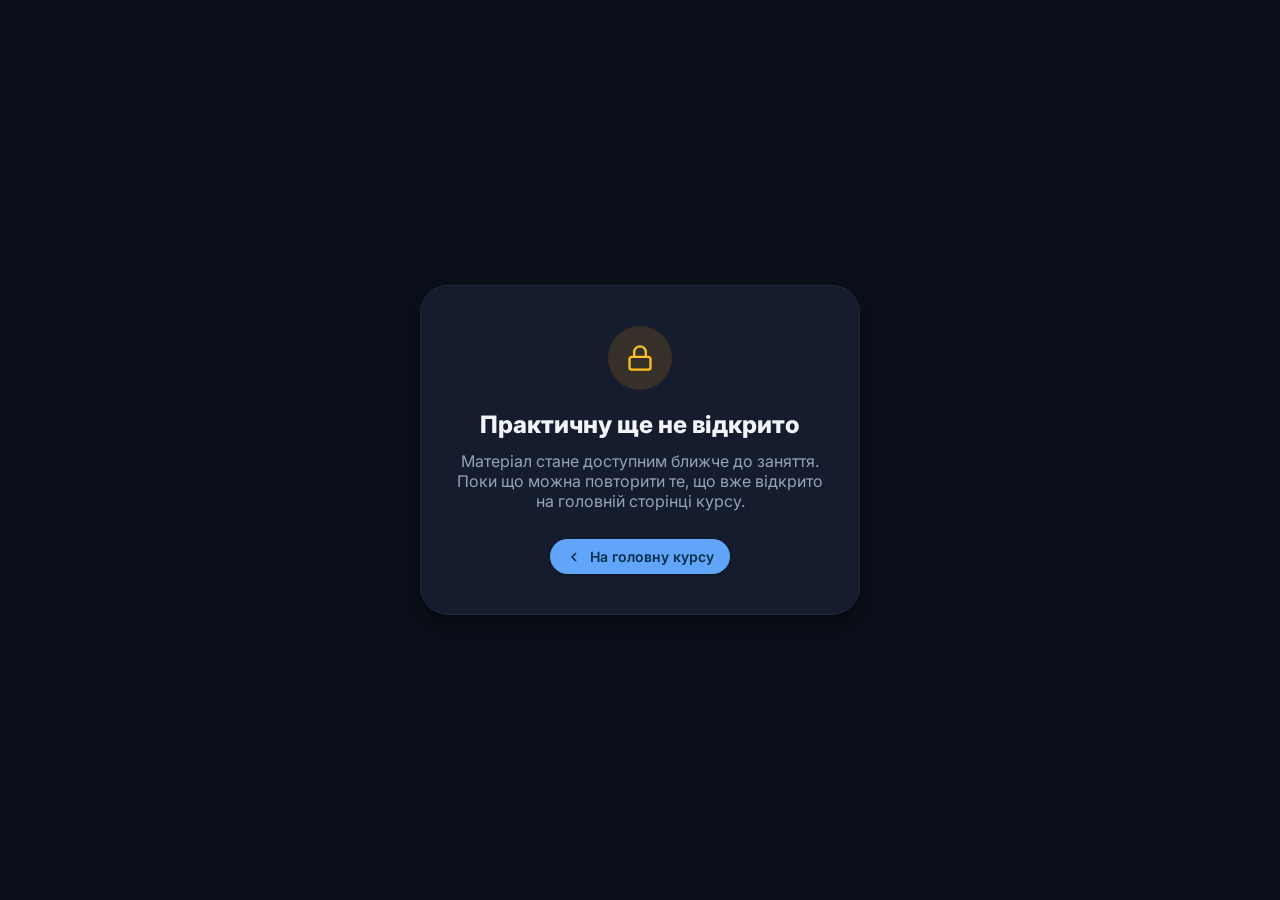
<file: practicals/lab-03/index.html>
<!DOCTYPE html>
<html lang="uk" data-theme="dark" data-course-item="lab-03" class="presentation-page">
<head>
  <meta charset="UTF-8">
  <meta name="viewport" content="width=device-width, initial-scale=1.0">
  <title>Практична 03: UPDATE, DELETE, ORDER BY, LIMIT | SQL Курс</title>
  <link rel="icon" type="image/svg+xml" href="../../favicon.svg">

  <!-- Google Fonts: Inter & JetBrains Mono -->
  <link rel="preconnect" href="https://fonts.googleapis.com">
  <link rel="preconnect" href="https://fonts.gstatic.com" crossorigin>
  <link href="https://fonts.googleapis.com/css2?family=Inter:wght@400;500;600;700;800;900&family=JetBrains+Mono:wght@500;700&display=swap" rel="stylesheet">

  <!-- Material Design 3 Stylesheet -->
  <link rel="stylesheet" href="../../css/style.css">

  <!-- Доступ до матеріалів: 1/0 у js/course-config.js -->
  <script src="../../js/course-config.js"></script>
  <script src="../../js/access.js"></script>
</head>
<body class="presentation-page">

  <div class="presentation-viewport">
    <!-- Hub Back Link -->
    <a href="../../index.html" class="hub-back-btn" title="Повернутися на головну курсу">
      <svg width="16" height="16" viewBox="0 0 24 24" fill="none" stroke="currentColor" stroke-width="2.5"><polyline points="15 18 9 12 15 6"/></svg>
      <span>Головна курсу</span>
    </a>

    <!-- Top Progress Bar -->
    <div class="progress-container">
      <div class="progress-bar" id="progress-bar"></div>
    </div>

    <!-- Slides Wrapper -->
    <main class="slides-wrapper" id="slides-wrapper">

      <!-- ===================================================================
           SLIDE 1: Hero
           =================================================================== -->
      <section class="slide active" id="slide-1">
        <div class="slide-hero">
          <div class="hero-pill success">
            <svg width="18" height="18" viewBox="0 0 24 24" fill="none" stroke="currentColor" stroke-width="2"><path d="M14 2H6a2 2 0 0 0-2 2v16a2 2 0 0 0 2 2h12a2 2 0 0 0 2-2V8z"/><polyline points="14 2 14 8 20 8"/><line x1="16" y1="13" x2="8" y2="13"/><line x1="16" y1="17" x2="8" y2="17"/></svg>
            Практична робота №03
          </div>
          <h1 class="hero-title">Зміна, сортування та обмеження даних</h1>
          <p class="hero-description">
            Голосуємо «+1», виправляємо і видаляємо записи, будуємо рейтинг і знаходимо трійку лідерів «Студента тижня».
          </p>

          <div class="hero-chips">
            <span class="audience-chip">
              <svg width="15" height="15" viewBox="0 0 24 24" fill="none" stroke="currentColor" stroke-width="2"><circle cx="12" cy="8" r="7"/><polyline points="8.21 13.89 7 23 12 20 17 23 15.79 13.88"/></svg>
              Проєкт «Студент тижня»
            </span>
            <span class="audience-chip">
              <svg width="15" height="15" viewBox="0 0 24 24" fill="none" stroke="currentColor" stroke-width="2"><polyline points="4 17 10 11 4 5"/><line x1="12" y1="19" x2="20" y2="19"/></svg>
              PlayCode SQL Editor
            </span>
          </div>

          <div class="action-row">
            <button class="m3-btn m3-btn-primary" onclick="presentation.next()">
              <span>Почати практичну</span>
              <svg width="18" height="18" viewBox="0 0 24 24" fill="none" stroke="currentColor" stroke-width="2"><line x1="5" y1="12" x2="19" y2="12"/><polyline points="12 5 19 12 12 19"/></svg>
            </button>
            <a href="https://playcode.io/sql-editor" target="_blank" rel="noopener noreferrer" class="m3-btn m3-btn-tonal">
              <span>Відкрити PlayCode ↗</span>
            </a>
          </div>
        </div>
      </section>

      <!-- ===================================================================
           SLIDE 2: Starter script (students + 8 records)
           =================================================================== -->
      <section class="slide" id="slide-2">
        <header class="slide-header">
          <div class="badge-row">
            <span class="m3-chip primary">Підготовка</span>
          </div>
          <h2 class="slide-title">Стартовий скрипт: 8 учасників голосування</h2>
          <p class="slide-subtitle">
            Однакові дані в усіх — тому й результати мають збігатися. Скопіюйте кнопкою «Копіювати» і пишіть свій код нижче.
          </p>
        </header>

        <div class="slide-content">
          <div class="code-box compact mt-0">
            <div class="code-box-header">
              <span class="code-box-lang">
                <svg width="14" height="14" viewBox="0 0 24 24" fill="none" stroke="currentColor" stroke-width="2"><polyline points="4 17 10 11 4 5"/><line x1="12" y1="19" x2="20" y2="19"/></svg>
                стартовий скрипт
              </span>
              <button class="code-copy-btn" type="button">
                <svg width="13" height="13" viewBox="0 0 24 24" fill="none" stroke="currentColor" stroke-width="2"><rect x="9" y="9" width="13" height="13" rx="2" ry="2"/><path d="M5 15H4a2 2 0 0 1-2-2V4a2 2 0 0 1 2-2h9a2 2 0 0 1 2 2v1"/></svg>
                <span>Копіювати</span>
              </button>
            </div>
            <pre><code><span class="sql-kw">DROP TABLE IF EXISTS</span> students;

<span class="sql-kw">CREATE TABLE</span> students (
    id <span class="sql-type">SERIAL</span> <span class="sql-kw">PRIMARY KEY</span>,
    full_name <span class="sql-type">TEXT</span> <span class="sql-kw">NOT NULL</span>,
    group_name <span class="sql-type">TEXT</span> <span class="sql-kw">NOT NULL</span>,
    email <span class="sql-type">TEXT</span> <span class="sql-kw">UNIQUE</span>,
    achievements <span class="sql-type">TEXT</span>,
    votes <span class="sql-type">INTEGER</span> <span class="sql-kw">DEFAULT</span> <span class="sql-num">0</span>,
    is_active <span class="sql-type">BOOLEAN</span> <span class="sql-kw">DEFAULT</span> <span class="sql-kw">TRUE</span>,
    registered_at <span class="sql-type">DATE</span> <span class="sql-kw">NOT NULL</span>
);

<span class="sql-kw">INSERT INTO</span> students (full_name, group_name, email, achievements, votes, is_active, registered_at) <span class="sql-kw">VALUES</span>
    (<span class="sql-str">'Олександр Коваленко'</span>, <span class="sql-str">'М-21'</span>, <span class="sql-str">'kovalenko@college.ua'</span>, <span class="sql-str">'Переможець олімпіади з фізики'</span>, <span class="sql-num">12</span>, <span class="sql-kw">TRUE</span>, <span class="sql-str">'2026-09-01'</span>),
    (<span class="sql-str">'Анастасія Мельник'</span>, <span class="sql-str">'Б-11'</span>, <span class="sql-str">'melnyk@college.ua'</span>, <span class="sql-str">'Організувала волонтерську толоку'</span>, <span class="sql-num">9</span>, <span class="sql-kw">TRUE</span>, <span class="sql-str">'2026-09-01'</span>),
    (<span class="sql-str">'Дмитро Бондаренко'</span>, <span class="sql-str">'М-32'</span>, <span class="sql-str">'bondarenko@college.ua'</span>, <span class="sql-kw">NULL</span>, <span class="sql-num">5</span>, <span class="sql-kw">TRUE</span>, <span class="sql-str">'2026-09-02'</span>),
    (<span class="sql-str">'Софія Ткаченко'</span>, <span class="sql-str">'Б-21'</span>, <span class="sql-str">'tkachenko@college.ua'</span>, <span class="sql-str">'Капітанка команди з волейболу'</span>, <span class="sql-num">15</span>, <span class="sql-kw">TRUE</span>, <span class="sql-str">'2026-09-03'</span>),
    (<span class="sql-str">'Максим Шевчук'</span>, <span class="sql-str">'М-21'</span>, <span class="sql-str">'shevchuk@college.ua'</span>, <span class="sql-str">'Допомагає одногрупникам з математики'</span>, <span class="sql-num">7</span>, <span class="sql-kw">TRUE</span>, <span class="sql-str">'2026-09-03'</span>),
    (<span class="sql-str">'Вікторія Лисенко'</span>, <span class="sql-str">'Б-11'</span>, <span class="sql-str">'lysenko@college.ua'</span>, <span class="sql-kw">NULL</span>, <span class="sql-num">0</span>, <span class="sql-kw">FALSE</span>, <span class="sql-str">'2026-09-05'</span>),
    (<span class="sql-str">'Андрій Кравченко'</span>, <span class="sql-str">'М-32'</span>, <span class="sql-str">'kravchenko@college.ua'</span>, <span class="sql-str">'Кращий проєкт на виставці техтворчості'</span>, <span class="sql-num">11</span>, <span class="sql-kw">TRUE</span>, <span class="sql-str">'2026-09-08'</span>),
    (<span class="sql-str">'Юлія Олійник'</span>, <span class="sql-str">'Б-21'</span>, <span class="sql-str">'oliinyk@college.ua'</span>, <span class="sql-str">'Староста групи'</span>, <span class="sql-num">3</span>, <span class="sql-kw">TRUE</span>, <span class="sql-str">'2026-09-10'</span>);</code></pre>
          </div>

          <div class="m3-callout mt-4">
            <svg width="22" height="22" viewBox="0 0 24 24" fill="none" stroke="currentColor" stroke-width="2"><circle cx="12" cy="12" r="10"/><line x1="12" y1="8" x2="12" y2="12"/><line x1="12" y1="16" x2="12.01" y2="16"/></svg>
            <div>
              Кожен запуск відновлює таблицю з нуля, тому ваші <code>UPDATE</code> і <code>DELETE</code> щоразу застосовуються до тих самих 8 рядків. Якщо в Results видно лише останній запит — закоментуйте інші (<code>--</code>).
            </div>
          </div>
        </div>
      </section>

      <!-- ===================================================================
           SLIDE 3: ORDER BY & LIMIT
           =================================================================== -->
      <section class="slide" id="slide-3">
        <header class="slide-header">
          <div class="badge-row">
            <span class="m3-chip primary">Сортування</span>
          </div>
          <h2 class="slide-title">ORDER BY і LIMIT: рейтинг та топ-3</h2>
          <p class="slide-subtitle">
            Саме так головна сторінка «Студента тижня» будує лідерборд: сортує за голосами і показує кількох перших.
          </p>
        </header>

        <div class="slide-content">
          <div class="grid-2col">

            <div>
              <div class="code-box mt-0">
                <div class="code-box-header">
                  <span class="code-box-lang">
                    <svg width="14" height="14" viewBox="0 0 24 24" fill="none" stroke="currentColor" stroke-width="2"><polyline points="16 18 22 12 16 6"/><polyline points="8 6 2 12 8 18"/></svg>
                    Приклад
                  </span>
                  <button class="code-copy-btn" type="button">
                    <svg width="13" height="13" viewBox="0 0 24 24" fill="none" stroke="currentColor" stroke-width="2"><rect x="9" y="9" width="13" height="13" rx="2" ry="2"/><path d="M5 15H4a2 2 0 0 1-2-2V4a2 2 0 0 1 2-2h9a2 2 0 0 1 2 2v1"/></svg>
                    <span>Копіювати</span>
                  </button>
                </div>
                <pre><code><span class="sql-comment">-- Трійка лідерів за голосами</span>
<span class="sql-kw">SELECT</span> full_name, votes
<span class="sql-kw">FROM</span> students
<span class="sql-kw">ORDER BY</span> votes <span class="sql-kw">DESC</span>
<span class="sql-kw">LIMIT</span> <span class="sql-num">3</span>;</code></pre>
              </div>

              <div class="m3-table-wrapper m-0">
                <table class="m3-table compact">
                  <thead>
                    <tr><th>full_name</th><th>votes</th></tr>
                  </thead>
                  <tbody>
                    <tr><td>Софія Ткаченко</td><td>15</td></tr>
                    <tr><td>Олександр Коваленко</td><td>12</td></tr>
                    <tr><td>Андрій Кравченко</td><td>11</td></tr>
                  </tbody>
                </table>
              </div>
            </div>

            <div class="m3-card">
              <h3 class="card-heading text-primary">Як це працює</h3>
              <ul class="feature-list">
                <li>
                  <span class="feature-icon label accent-blue">ASC</span>
                  <span><strong>За зростанням</strong> (1, 2, 3… або А → Я). Діє за замовчуванням, тож <code>ASC</code> можна не писати.</span>
                </li>
                <li>
                  <span class="feature-icon label accent-amber">DESC</span>
                  <span><strong>За спаданням</strong> (від більшого до меншого, Я → А).</span>
                </li>
                <li>
                  <span class="feature-icon label accent-green">1, 2</span>
                  <span><strong>Кілька колонок:</strong> <code>ORDER BY votes DESC, full_name</code> — спершу за голосами, а при однаковій кількості — за ПІБ за абеткою.</span>
                </li>
                <li>
                  <span class="feature-icon label accent-purple">LIM</span>
                  <span><strong>LIMIT n</strong> — показати лише перші n рядків. Пишеться в самому кінці, після <code>ORDER BY</code>.</span>
                </li>
              </ul>
            </div>

          </div>
        </div>
      </section>

      <!-- ===================================================================
           SLIDE 4: UPDATE
           =================================================================== -->
      <section class="slide" id="slide-4">
        <header class="slide-header">
          <div class="badge-row">
            <span class="m3-chip primary">Зміна даних</span>
          </div>
          <h2 class="slide-title">Команда UPDATE</h2>
          <p class="slide-subtitle">
            Змінює значення в уже наявних рядках. Кнопка «Проголосувати (+1)» зі вступної лекції виконує саме такий запит.
          </p>
        </header>

        <div class="slide-content">
          <div class="grid-2col">

            <div class="code-box mt-0">
              <div class="code-box-header">
                <span class="code-box-lang">
                  <svg width="14" height="14" viewBox="0 0 24 24" fill="none" stroke="currentColor" stroke-width="2"><polyline points="16 18 22 12 16 6"/><polyline points="8 6 2 12 8 18"/></svg>
                  Приклади
                </span>
                <button class="code-copy-btn" type="button">
                  <svg width="13" height="13" viewBox="0 0 24 24" fill="none" stroke="currentColor" stroke-width="2"><rect x="9" y="9" width="13" height="13" rx="2" ry="2"/><path d="M5 15H4a2 2 0 0 1-2-2V4a2 2 0 0 1 2-2h9a2 2 0 0 1 2 2v1"/></svg>
                  <span>Копіювати</span>
                </button>
              </div>
              <pre><code><span class="sql-comment">-- Голос «+1» для студентки з id = 4</span>
<span class="sql-kw">UPDATE</span> students
<span class="sql-kw">SET</span> votes = votes + <span class="sql-num">1</span>
<span class="sql-kw">WHERE</span> id = <span class="sql-num">4</span>;

<span class="sql-comment">-- Кілька колонок одним запитом</span>
<span class="sql-kw">UPDATE</span> students
<span class="sql-kw">SET</span> achievements = <span class="sql-str">'Повернулася до конкурсу'</span>,
    is_active = <span class="sql-kw">TRUE</span>
<span class="sql-kw">WHERE</span> id = <span class="sql-num">6</span>;</code></pre>
            </div>

            <div>
              <ul class="feature-list relaxed">
                <li>
                  <span class="feature-icon label accent-blue">UPD</span>
                  <span><strong>UPDATE</strong> — яку таблицю змінюємо.</span>
                </li>
                <li>
                  <span class="feature-icon label accent-green">SET</span>
                  <span><strong>SET</strong> — що на що замінити. <code>votes = votes + 1</code> означає «візьми поточне значення і додай 1». Кілька колонок — через кому.</span>
                </li>
                <li>
                  <span class="feature-icon label accent-amber">WH</span>
                  <span><strong>WHERE</strong> — які саме рядки змінити. Найнадійніше — за <code>id</code>.</span>
                </li>
              </ul>

              <div class="m3-callout danger">
                <svg width="22" height="22" viewBox="0 0 24 24" fill="none" stroke="currentColor" stroke-width="2"><path d="M10.29 3.86L1.82 18a2 2 0 0 0 1.71 3h16.94a2 2 0 0 0 1.71-3L13.71 3.86a2 2 0 0 0-3.42 0z"/><line x1="12" y1="9" x2="12" y2="13"/><line x1="12" y1="17" x2="12.01" y2="17"/></svg>
                <div>
                  <strong>UPDATE без WHERE змінить кожен рядок таблиці</strong> — і СУБД не видасть жодної помилки. Наприклад, <code>UPDATE students SET votes = 0;</code> обнулить голоси всім.
                </div>
              </div>
            </div>

          </div>
        </div>
      </section>

      <!-- ===================================================================
           SLIDE 5: DELETE
           =================================================================== -->
      <section class="slide" id="slide-5">
        <header class="slide-header">
          <div class="badge-row">
            <span class="m3-chip primary">Видалення даних</span>
          </div>
          <h2 class="slide-title">Команда DELETE</h2>
          <p class="slide-subtitle">
            Видаляє рядки з таблиці. Сама таблиця і її структура залишаються. Кнопки «Скасувати» в SQL немає.
          </p>
        </header>

        <div class="slide-content">
          <div class="grid-2col">

            <div class="code-box mt-0">
              <div class="code-box-header">
                <span class="code-box-lang">
                  <svg width="14" height="14" viewBox="0 0 24 24" fill="none" stroke="currentColor" stroke-width="2"><polyline points="16 18 22 12 16 6"/><polyline points="8 6 2 12 8 18"/></svg>
                  Золоте правило в дії
                </span>
                <button class="code-copy-btn" type="button">
                  <svg width="13" height="13" viewBox="0 0 24 24" fill="none" stroke="currentColor" stroke-width="2"><rect x="9" y="9" width="13" height="13" rx="2" ry="2"/><path d="M5 15H4a2 2 0 0 1-2-2V4a2 2 0 0 1 2-2h9a2 2 0 0 1 2 2v1"/></svg>
                  <span>Копіювати</span>
                </button>
              </div>
              <pre><code><span class="sql-comment">-- 1. Спочатку дивимося, кого зачепить умова</span>
<span class="sql-kw">SELECT</span> * <span class="sql-kw">FROM</span> students <span class="sql-kw">WHERE</span> is_active = <span class="sql-kw">FALSE</span>;

<span class="sql-comment">-- 2. Переконалися — видаляємо з ТІЄЮ САМОЮ умовою</span>
<span class="sql-kw">DELETE FROM</span> students <span class="sql-kw">WHERE</span> is_active = <span class="sql-kw">FALSE</span>;</code></pre>
            </div>

            <div>
              <div class="m3-table-wrapper m-0">
                <table class="m3-table compact">
                  <thead>
                    <tr><th style="width: 40%;">Команда</th><th style="width: 60%;">Що видаляє</th></tr>
                  </thead>
                  <tbody>
                    <tr><td><code>DELETE FROM … WHERE …</code></td><td>лише рядки, що підходять під умову</td></tr>
                    <tr><td><code>DELETE FROM students;</code></td><td><strong>усі рядки</strong>, таблиця стає порожньою</td></tr>
                    <tr><td><code>DROP TABLE students;</code></td><td>таблицю повністю: і дані, і структуру</td></tr>
                  </tbody>
                </table>
              </div>

              <div class="m3-callout success mt-5">
                <svg width="22" height="22" viewBox="0 0 24 24" fill="none" stroke="currentColor" stroke-width="2"><polygon points="12 2 15.09 8.26 22 9.27 17 14.14 18.18 21.02 12 17.77 5.82 21.02 7 14.14 2 9.27 8.91 8.26 12 2"/></svg>
                <div>
                  <strong>Золоте правило:</strong> перед кожним <code>UPDATE</code> чи <code>DELETE</code> виконайте <code>SELECT</code> з тим самим <code>WHERE</code>. Побачили потрібні рядки — тоді змінюйте.
                </div>
              </div>
            </div>

          </div>
        </div>
      </section>

      <!-- ===================================================================
           SLIDE 6: Demo
           =================================================================== -->
      <section class="slide" id="slide-6">
        <header class="slide-header">
          <div class="badge-row">
            <span class="m3-chip primary">Живий зразок коду</span>
          </div>
          <h2 class="slide-title">Зразок: сортуємо, голосуємо, видаляємо</h2>
          <p class="slide-subtitle">
            Вставте під стартовим скриптом і запустіть. Запити виконуються по черзі, зверху вниз.
          </p>
        </header>

        <div class="slide-content">
          <div class="code-box mt-0">
            <div class="code-box-header">
              <span class="code-box-lang">
                <svg width="14" height="14" viewBox="0 0 24 24" fill="none" stroke="currentColor" stroke-width="2"><polyline points="4 17 10 11 4 5"/><line x1="12" y1="19" x2="20" y2="19"/></svg>
                демо-скрипт (після стартового)
              </span>
              <button class="code-copy-btn" type="button">
                <svg width="13" height="13" viewBox="0 0 24 24" fill="none" stroke="currentColor" stroke-width="2"><rect x="9" y="9" width="13" height="13" rx="2" ry="2"/><path d="M5 15H4a2 2 0 0 1-2-2V4a2 2 0 0 1 2-2h9a2 2 0 0 1 2 2v1"/></svg>
                <span>Копіювати код</span>
              </button>
            </div>
            <pre><code><span class="sql-comment">-- Список учасників за абеткою</span>
<span class="sql-kw">SELECT</span> full_name, group_name <span class="sql-kw">FROM</span> students <span class="sql-kw">ORDER BY</span> full_name;

<span class="sql-comment">-- Двоє найновіших учасників</span>
<span class="sql-kw">SELECT</span> full_name, registered_at <span class="sql-kw">FROM</span> students <span class="sql-kw">ORDER BY</span> registered_at <span class="sql-kw">DESC</span> <span class="sql-kw">LIMIT</span> <span class="sql-num">2</span>;

<span class="sql-comment">-- Голос «+1» для Дмитра Бондаренка (id = 3) і перевірка</span>
<span class="sql-kw">UPDATE</span> students <span class="sql-kw">SET</span> votes = votes + <span class="sql-num">1</span> <span class="sql-kw">WHERE</span> id = <span class="sql-num">3</span>;
<span class="sql-kw">SELECT</span> id, full_name, votes <span class="sql-kw">FROM</span> students <span class="sql-kw">WHERE</span> id = <span class="sql-num">3</span>;

<span class="sql-comment">-- Вікторія Лисенко (id = 6) вибула з конкурсу</span>
<span class="sql-kw">DELETE FROM</span> students <span class="sql-kw">WHERE</span> id = <span class="sql-num">6</span>;</code></pre>
          </div>

          <div class="code-footer">
            <p class="card-text m-0">
              🔍 Найновіші — Юлія Олійник і Андрій Кравченко. Після <code>UPDATE</code> у Дмитра 6 голосів, а після <code>DELETE</code> у таблиці лишається 7 рядків.
            </p>
            <a href="https://playcode.io/sql-editor" target="_blank" rel="noopener noreferrer" class="m3-btn m3-btn-tonal">
              <span>Спробувати в PlayCode ↗</span>
            </a>
          </div>
        </div>
      </section>

      <!-- ===================================================================
           SLIDE 7: Common Errors & Traps
           =================================================================== -->
      <section class="slide" id="slide-7">
        <header class="slide-header">
          <div class="badge-row">
            <span class="m3-chip error">Типові помилки</span>
          </div>
          <h2 class="slide-title">Помилки та пастки</h2>
          <p class="slide-subtitle">
            Найнебезпечніші помилки в цій темі — ті, про які СУБД не попереджає.
          </p>
        </header>

        <div class="slide-content">
          <div class="m3-table-wrapper m-0">
            <table class="m3-table compact">
              <thead>
                <tr>
                  <th style="width: 34%;">Повідомлення PostgreSQL</th>
                  <th style="width: 33%;">Що сталося</th>
                  <th style="width: 33%;">Як виправити</th>
                </tr>
              </thead>
              <tbody>
                <tr>
                  <td><code>syntax error at or near "ORDER"</code></td>
                  <td><code>LIMIT</code> написано перед <code>ORDER BY</code></td>
                  <td>Правильний порядок: <code>ORDER BY … LIMIT …</code></td>
                </tr>
                <tr>
                  <td><code>syntax error at or near "*"</code></td>
                  <td><code>DELETE * FROM</code> — звичка з <code>SELECT</code></td>
                  <td><code>DELETE FROM students WHERE …</code></td>
                </tr>
                <tr>
                  <td><code>syntax error at or near "WHERE"</code></td>
                  <td>Зайва кома перед <code>WHERE</code> в <code>UPDATE</code></td>
                  <td>Кома — лише між колонками в <code>SET</code></td>
                </tr>
                <tr>
                  <td><code>column "vote" does not exist</code></td>
                  <td>Описка в назві колонки</td>
                  <td>Перевірте назву: <code>votes</code></td>
                </tr>
                <tr>
                  <td><em>Помилки немає, але нічого не змінилося</em></td>
                  <td><code>WHERE</code> не знайшов жодного рядка (напр. <code>id = 999</code>)</td>
                  <td>Перевірте умову через <code>SELECT</code></td>
                </tr>
              </tbody>
            </table>
          </div>

          <div class="m3-callout danger mt-5">
            <svg width="22" height="22" viewBox="0 0 24 24" fill="none" stroke="currentColor" stroke-width="2"><path d="M10.29 3.86L1.82 18a2 2 0 0 0 1.71 3h16.94a2 2 0 0 0 1.71-3L13.71 3.86a2 2 0 0 0-3.42 0z"/><line x1="12" y1="9" x2="12" y2="13"/><line x1="12" y1="17" x2="12.01" y2="17"/></svg>
            <div>
              <strong>Головна пастка:</strong> <code>UPDATE</code> або <code>DELETE</code> без <code>WHERE</code> виконується без жодної помилки — і змінює або видаляє <strong>усі</strong> рядки.
            </div>
          </div>
        </div>
      </section>

      <!-- ===================================================================
           SLIDE 8: Practical Task
           =================================================================== -->
      <section class="slide" id="slide-8">
        <header class="slide-header">
          <div class="badge-row">
            <span class="m3-chip primary">Практичне завдання</span>
            <span class="m3-chip tertiary">Студент тижня</span>
          </div>
          <h2 class="slide-title">Тиждень голосування: зміни та рейтинг</h2>
          <p class="slide-subtitle">
            Пишіть код під стартовим скриптом, у вказаному порядку. Демо-код зі слайду 6 у звіт не додавайте.
          </p>
        </header>

        <div class="slide-content">
          <div class="grid-2col">

            <div class="m3-card top-accent accent-blue">
              <div class="card-toolbar">
                <span class="variant-label">Завдання</span>
                <span class="audience-chip compact">🏆 Студент тижня</span>
              </div>
              <ol class="bullet-list relaxed">
                <li>Група М-32 підтримала своїх: додайте <strong>по 2 голоси</strong> всім студентам групи М-32.</li>
                <li>Одним запитом для студента з <code>id = 3</code>: досягнення <code>'Переможець хакатону'</code> і ще <strong>+2 голоси</strong>.</li>
                <li>Студентка з email <code>'oliinyk@college.ua'</code> перевелася в інший коледж — видаліть її.</li>
                <li>Рейтинг: ПІБ, група, голоси — за спаданням голосів, при рівності — за ПІБ за абеткою.</li>
                <li>Лідерборд: трійка <strong>активних</strong> студентів з найбільшою кількістю голосів.</li>
              </ol>
            </div>

            <div class="m3-card">
              <h3 class="card-heading text-primary">Порядок роботи</h3>
              <ul class="bullet-list">
                <li>Перед кожним <code>UPDATE</code> і <code>DELETE</code> — перевірочний <code>SELECT</code> з тим самим <code>WHERE</code>.</li>
                <li>Після зміни — ще один <code>SELECT</code>, щоб побачити результат.</li>
                <li>Підписуйте запити коментарями: <code>-- Завдання 2</code>.</li>
              </ul>

              <div class="m3-callout success mt-4">
                <svg width="20" height="20" viewBox="0 0 24 24" fill="none" stroke="currentColor" stroke-width="2"><polyline points="20 6 9 17 4 12"/></svg>
                <div>
                  <strong>Перевірте себе:</strong> у рейтингу 7 студентів; Анастасія Мельник і Дмитро Бондаренко мають по 9 голосів і стоять саме в такому порядку; лідерборд — Ткаченко (15), Кравченко (13), Коваленко (12).
                </div>
              </div>
            </div>

          </div>
        </div>
      </section>

      <!-- ===================================================================
           SLIDE 9: Control Questions & Conclusion
           =================================================================== -->
      <section class="slide" id="slide-9">
        <header class="slide-header">
          <div class="badge-row">
            <span class="m3-chip primary">Контрольні запитання</span>
          </div>
          <h2 class="slide-title">Контрольні запитання та висновок</h2>
          <p class="slide-subtitle">
            Дайте письмові відповіді на 5 запитань і зробіть короткий висновок. Можна від руки (фото) або у файлі .docx.
          </p>
        </header>

        <div class="slide-content">
          <div class="grid-2col">

            <div class="m3-card top-accent accent-purple">
              <div class="card-toolbar">
                <span class="variant-label">5 запитань</span>
              </div>
              <ol class="bullet-list relaxed">
                <li>Чим відрізняються <code>ORDER BY votes ASC</code> і <code>ORDER BY votes DESC</code>? Який порядок діє за замовчуванням?</li>
                <li>Для чого потрібен <code>LIMIT</code>? Чому його пишуть після <code>ORDER BY</code>?</li>
                <li>Що означає запис <code>SET votes = votes + 1</code>?</li>
                <li>Що станеться, якщо виконати <code>UPDATE</code> або <code>DELETE</code> без <code>WHERE</code>? Як від цього захиститися?</li>
                <li>Чим відрізняються <code>DELETE FROM students</code> і <code>DROP TABLE students</code>?</li>
              </ol>
            </div>

            <div class="m3-card">
              <h3 class="card-heading text-primary">Висновок</h3>
              <p class="card-text">
                3–5 речень своїми словами: чого ви навчилися, що вдалося, з якими труднощами зіткнулися.
              </p>
              <div class="m3-callout compact mt-2">
                <svg width="20" height="20" viewBox="0 0 24 24" fill="none" stroke="currentColor" stroke-width="2"><path d="M12 20h9"/><path d="M16.5 3.5a2.121 2.121 0 0 1 3 3L7 19l-4 1 1-4L16.5 3.5z"/></svg>
                <div>
                  <em>Наприклад:</em> «Під час практичної роботи я навчився(лася) змінювати й видаляти записи… Найскладнішим було… Тепер я розумію, навіщо…»
                </div>
              </div>

              <h3 class="card-heading text-primary mt-5">Як оформити</h3>
              <ul class="bullet-list">
                <li>Угорі — ПІБ, група і «Практична робота №3».</li>
                <li><strong>Від руки:</strong> пишіть розбірливо, фото — рівне, світле, весь текст має читатися добре.</li>
                <li><strong>Або файл .docx</strong> (Word чи Google Docs → «Завантажити як .docx»).</li>
              </ul>
            </div>

          </div>
        </div>
      </section>

      <!-- ===================================================================
           SLIDE 10: Classroom Submission
           =================================================================== -->
      <section class="slide" id="slide-10">
        <header class="slide-header">
          <div class="badge-row">
            <span class="m3-chip success">Звітність</span>
          </div>
          <h2 class="slide-title">Що здати в Classroom</h2>
          <p class="slide-subtitle">
            5 скріншотів з PlayCode + відповіді на контрольні запитання з висновком. Усе прикріпіть до одного завдання в Google Classroom.
          </p>
        </header>

        <div class="slide-content">
          <div class="grid-2col">

            <div>
              <div class="code-box mt-0">
                <div class="code-box-header">
                  <span class="code-box-lang">
                    <svg width="14" height="14" viewBox="0 0 24 24" fill="none" stroke="currentColor" stroke-width="2"><polyline points="9 11 12 14 22 4"/><path d="M21 12v7a2 2 0 0 1-2 2H5a2 2 0 0 1-2-2V5a2 2 0 0 1 2-2h11"/></svg>
                    каркас вашого скрипту
                  </span>
                  <button class="code-copy-btn" type="button">
                    <svg width="13" height="13" viewBox="0 0 24 24" fill="none" stroke="currentColor" stroke-width="2"><rect x="9" y="9" width="13" height="13" rx="2" ry="2"/><path d="M5 15H4a2 2 0 0 1-2-2V4a2 2 0 0 1 2-2h9a2 2 0 0 1 2 2v1"/></svg>
                    <span>Копіювати</span>
                  </button>
                </div>
                <pre><code><span class="sql-comment">-- Практична робота №3</span>
<span class="sql-comment">-- Виконав(ла): Шевченко Іван, група М-21</span>

<span class="sql-comment">-- тут стартовий скрипт (8 студентів)</span>

<span class="sql-comment">-- Завдання 1</span>
<span class="sql-kw">SELECT</span> * <span class="sql-kw">FROM</span> students <span class="sql-kw">WHERE</span> group_name = <span class="sql-str">'М-32'</span>;
<span class="sql-comment">-- UPDATE ...</span>
<span class="sql-comment">-- SELECT ... (перевірка)</span></code></pre>
              </div>
            </div>

            <div class="report-guide-card m-0">
              <div class="report-header">
                <div class="report-header-icon">
                  <svg width="22" height="22" viewBox="0 0 24 24" fill="none" stroke="currentColor" stroke-width="2"><rect x="2" y="3" width="20" height="14" rx="2" ry="2"/><line x1="8" y1="21" x2="16" y2="21"/><line x1="12" y1="17" x2="12" y2="21"/></svg>
                </div>
                <div>
                  <h3 class="card-heading m-0">Що прикріпити до завдання</h3>
                  <p class="card-note">3 частини звіту</p>
                </div>
              </div>

              <ul class="report-checklist">
                <li>
                  <svg width="18" height="18" viewBox="0 0 24 24" fill="none" stroke="currentColor" stroke-width="2.5"><polyline points="20 6 9 17 4 12"/></svg>
                  <span><strong>Скріншоти 1–3 (зміни):</strong> код <code>UPDATE</code> / <code>DELETE</code> і результат перевірочного <code>SELECT</code> після зміни. На першому — також коментар з ПІБ.</span>
                </li>
                <li>
                  <svg width="18" height="18" viewBox="0 0 24 24" fill="none" stroke="currentColor" stroke-width="2.5"><polyline points="20 6 9 17 4 12"/></svg>
                  <span><strong>Скріншоти 4–5 (рейтинг):</strong> запит і таблиця Results. У Console немає помилок.</span>
                </li>
                <li>
                  <svg width="18" height="18" viewBox="0 0 24 24" fill="none" stroke="currentColor" stroke-width="2.5"><polyline points="20 6 9 17 4 12"/></svg>
                  <span><strong>Відповіді та висновок:</strong> фото рукопису або файл .docx (слайд 9).</span>
                </li>
              </ul>

              <div class="action-row mt-5">
                <a href="../../index.html" class="m3-btn m3-btn-primary">
                  <svg width="16" height="16" viewBox="0 0 24 24" fill="none" stroke="currentColor" stroke-width="2"><polyline points="15 18 9 12 15 6"/></svg>
                  <span>Завершити та повернутися на головну</span>
                </a>
              </div>
            </div>

          </div>
        </div>
      </section>

    </main>

    <!-- ===================================================================
         Floating Material Navigation Bar (Bottom)
         =================================================================== -->
    <nav class="presentation-bar" aria-label="Slide Navigation">
      <button class="bar-btn" id="btn-prev" title="Попередній слайд (←)">
        <svg viewBox="0 0 24 24" fill="none" stroke="currentColor" stroke-width="2"><polyline points="15 18 9 12 15 6"/></svg>
      </button>

      <div class="slide-counter" id="slide-counter">01 / 10</div>

      <button class="bar-btn" id="btn-next" title="Наступний слайд (→ / Space)">
        <svg viewBox="0 0 24 24" fill="none" stroke="currentColor" stroke-width="2"><polyline points="9 18 15 12 9 6"/></svg>
      </button>
    </nav>
  </div>

  <!-- Presentation engine: navigation + code copy buttons -->
  <script src="../../js/app.js"></script>
</body>
</html>
</file>
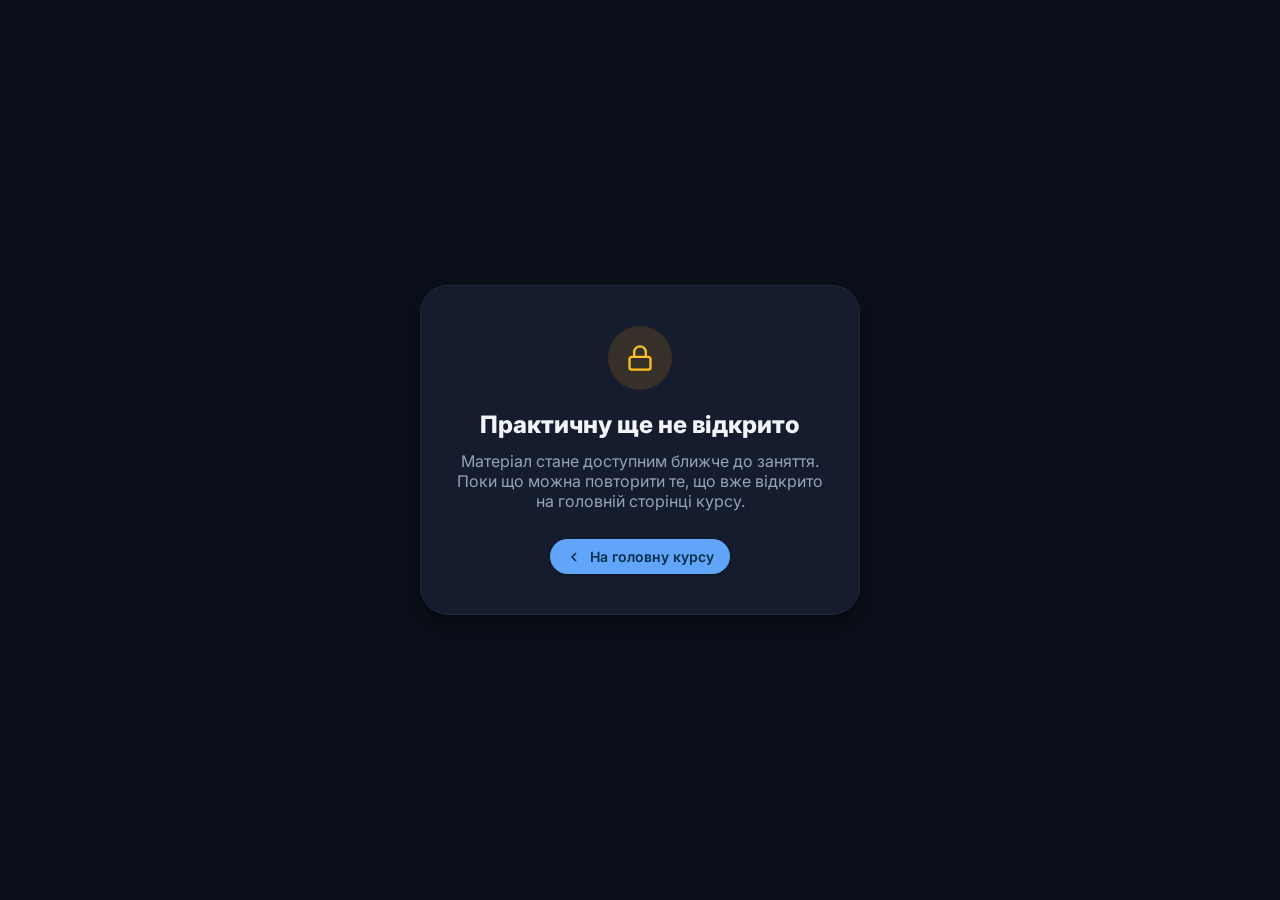
<file: practicals/lab-04/index.html>
<!DOCTYPE html>
<html lang="uk" data-theme="dark" data-course-item="lab-04" class="presentation-page">
<head>
  <meta charset="UTF-8">
  <meta name="viewport" content="width=device-width, initial-scale=1.0">
  <title>Практична 04: FOREIGN KEY та JOIN | SQL Курс</title>
  <link rel="icon" type="image/svg+xml" href="../../favicon.svg">

  <!-- Google Fonts: Inter & JetBrains Mono -->
  <link rel="preconnect" href="https://fonts.googleapis.com">
  <link rel="preconnect" href="https://fonts.gstatic.com" crossorigin>
  <link href="https://fonts.googleapis.com/css2?family=Inter:wght@400;500;600;700;800;900&family=JetBrains+Mono:wght@500;700&display=swap" rel="stylesheet">

  <!-- Material Design 3 Stylesheet -->
  <link rel="stylesheet" href="../../css/style.css">

  <!-- Доступ до матеріалів: 1/0 у js/course-config.js -->
  <script src="../../js/course-config.js"></script>
  <script src="../../js/access.js"></script>
</head>
<body class="presentation-page">

  <div class="presentation-viewport">
    <!-- Hub Back Link -->
    <a href="../../index.html" class="hub-back-btn" title="Повернутися на головну курсу">
      <svg width="16" height="16" viewBox="0 0 24 24" fill="none" stroke="currentColor" stroke-width="2.5"><polyline points="15 18 9 12 15 6"/></svg>
      <span>Головна курсу</span>
    </a>

    <!-- Top Progress Bar -->
    <div class="progress-container">
      <div class="progress-bar" id="progress-bar"></div>
    </div>

    <!-- Slides Wrapper -->
    <main class="slides-wrapper" id="slides-wrapper">

      <!-- ===================================================================
           SLIDE 1: Hero
           =================================================================== -->
      <section class="slide active" id="slide-1">
        <div class="slide-hero">
          <div class="hero-pill success">
            <svg width="18" height="18" viewBox="0 0 24 24" fill="none" stroke="currentColor" stroke-width="2"><path d="M14 2H6a2 2 0 0 0-2 2v16a2 2 0 0 0 2 2h12a2 2 0 0 0 2-2V8z"/><polyline points="14 2 14 8 20 8"/><line x1="16" y1="13" x2="8" y2="13"/><line x1="16" y1="17" x2="8" y2="17"/></svg>
            Практична робота №04
          </div>
          <h1 class="hero-title">Зв'язки між таблицями (JOIN)</h1>
          <p class="hero-description">
            Створюємо журнал голосів, пов'язуємо його з таблицею студентів зовнішнім ключем і збираємо дані з двох таблиць за допомогою JOIN.
          </p>

          <div class="hero-chips">
            <span class="audience-chip">
              <svg width="15" height="15" viewBox="0 0 24 24" fill="none" stroke="currentColor" stroke-width="2"><circle cx="12" cy="8" r="7"/><polyline points="8.21 13.89 7 23 12 20 17 23 15.79 13.88"/></svg>
              Проєкт «Студент тижня»
            </span>
            <span class="audience-chip">
              <svg width="15" height="15" viewBox="0 0 24 24" fill="none" stroke="currentColor" stroke-width="2"><polyline points="4 17 10 11 4 5"/><line x1="12" y1="19" x2="20" y2="19"/></svg>
              PlayCode SQL Editor
            </span>
          </div>

          <div class="action-row">
            <button class="m3-btn m3-btn-primary" onclick="presentation.next()">
              <span>Почати практичну</span>
              <svg width="18" height="18" viewBox="0 0 24 24" fill="none" stroke="currentColor" stroke-width="2"><line x1="5" y1="12" x2="19" y2="12"/><polyline points="12 5 19 12 12 19"/></svg>
            </button>
            <a href="https://playcode.io/sql-editor" target="_blank" rel="noopener noreferrer" class="m3-btn m3-btn-tonal">
              <span>Відкрити PlayCode ↗</span>
            </a>
          </div>
        </div>
      </section>

      <!-- ===================================================================
           SLIDE 2: Why one counter is not enough
           =================================================================== -->
      <section class="slide" id="slide-2">
        <header class="slide-header">
          <div class="badge-row">
            <span class="m3-chip primary">Концепція</span>
          </div>
          <h2 class="slide-title">Чому одного лічильника голосів мало</h2>
          <p class="slide-subtitle">
            Колонка <code>votes</code> знає лише число. Але застосунку важливо знати, хто, за кого і коли проголосував.
          </p>
        </header>

        <div class="slide-content">
          <div class="grid-2col">

            <div class="m3-card">
              <h3 class="card-heading text-primary">На які питання лічильник не відповість</h3>
              <ul class="feature-list relaxed">
                <li>
                  <span class="feature-icon accent-blue">🙋</span>
                  <span><strong>Хто голосував?</strong> Число 15 не підкаже, хто саме підтримав студентку.</span>
                </li>
                <li>
                  <span class="feature-icon accent-amber">📅</span>
                  <span><strong>Коли?</strong> Без дати не порахувати голоси за конкретний тиждень.</span>
                </li>
                <li>
                  <span class="feature-icon accent-red">🚫</span>
                  <span><strong>Чи чесно?</strong> Не видно, чи не натиснула одна людина «+1» п'ятдесят разів.</span>
                </li>
              </ul>
              <div class="m3-callout success">
                <svg width="22" height="22" viewBox="0 0 24 24" fill="none" stroke="currentColor" stroke-width="2"><polyline points="20 6 9 17 4 12"/></svg>
                <div>
                  <strong>Рішення:</strong> окрема таблиця <code>student_votes</code> — журнал, де кожен голос є окремим рядком із посиланням на студента.
                </div>
              </div>
            </div>

            <div class="m3-card">
              <div class="card-toolbar">
                <span class="table-caption">students — <em>батьківська</em> таблиця</span>
              </div>
              <div class="m3-table-wrapper m-0">
                <table class="m3-table compact">
                  <thead><tr><th>id <span class="pk-chip">PK</span></th><th>full_name</th></tr></thead>
                  <tbody>
                    <tr><td class="pk-value">1</td><td>Олександр Коваленко</td></tr>
                    <tr><td class="pk-value">4</td><td>Софія Ткаченко</td></tr>
                  </tbody>
                </table>
              </div>
              <div class="card-toolbar mt-4">
                <span class="table-caption">student_votes — <em>дочірня</em> таблиця</span>
              </div>
              <div class="m3-table-wrapper m-0">
                <table class="m3-table compact">
                  <thead><tr><th>id</th><th>student_id <span class="pk-chip">FK</span></th><th>voter_name</th></tr></thead>
                  <tbody>
                    <tr><td>1</td><td class="pk-value">4</td><td>Ірина Савченко</td></tr>
                    <tr><td>2</td><td class="pk-value">1</td><td>Петро Гончар</td></tr>
                    <tr><td>3</td><td class="pk-value">4</td><td>Олег Мороз</td></tr>
                  </tbody>
                </table>
              </div>
              <p class="card-note mt-4">
                🔗 <code>student_id = 4</code> означає «голос за студента з <code>id = 4</code>». Один студент — багато голосів: це зв'язок <strong>«один-до-багатьох»</strong>.
              </p>
            </div>

          </div>
        </div>
      </section>

      <!-- ===================================================================
           SLIDE 3: FOREIGN KEY
           =================================================================== -->
      <section class="slide" id="slide-3">
        <header class="slide-header">
          <div class="badge-row">
            <span class="m3-chip primary">Обмеження</span>
          </div>
          <h2 class="slide-title">Зовнішній ключ: FOREIGN KEY</h2>
          <p class="slide-subtitle">
            Колонка, яка посилається на первинний ключ іншої таблиці. СУБД стежить, щоб такі посилання завжди вели на справжні рядки.
          </p>
        </header>

        <div class="slide-content">
          <div class="grid-2col">

            <div>
              <div class="code-box mt-0">
                <div class="code-box-header">
                  <span class="code-box-lang">
                    <svg width="14" height="14" viewBox="0 0 24 24" fill="none" stroke="currentColor" stroke-width="2"><polyline points="16 18 22 12 16 6"/><polyline points="8 6 2 12 8 18"/></svg>
                    Шаблон
                  </span>
                  <button class="code-copy-btn" type="button">
                    <svg width="13" height="13" viewBox="0 0 24 24" fill="none" stroke="currentColor" stroke-width="2"><rect x="9" y="9" width="13" height="13" rx="2" ry="2"/><path d="M5 15H4a2 2 0 0 1-2-2V4a2 2 0 0 1 2-2h9a2 2 0 0 1 2 2v1"/></svg>
                    <span>Копіювати</span>
                  </button>
                </div>
                <pre><code>колонка <span class="sql-type">INTEGER</span> <span class="sql-kw">NOT NULL</span> <span class="sql-kw">REFERENCES</span> таблиця(id)</code></pre>
              </div>

              <div class="m3-callout">
                <svg width="22" height="22" viewBox="0 0 24 24" fill="none" stroke="currentColor" stroke-width="2"><circle cx="12" cy="12" r="10"/><line x1="12" y1="16" x2="12" y2="12"/><line x1="12" y1="8" x2="12.01" y2="8"/></svg>
                <div>
                  <code>REFERENCES students(id)</code> читається як «посилається на колонку <code>id</code> таблиці <code>students</code>». Тип колонки — <code>INTEGER</code>, як і в <code>id</code> (<code>SERIAL</code> — це <code>INTEGER</code> з лічильником).
                </div>
              </div>
            </div>

            <div class="m3-card">
              <h3 class="card-heading text-primary">Від чого захищає</h3>
              <ul class="feature-list">
                <li>
                  <span class="feature-icon label accent-red">1</span>
                  <span><strong>Голос «у нікуди».</strong> Не можна додати голос за студента з <code>id = 99</code>, якого немає в таблиці.</span>
                </li>
                <li>
                  <span class="feature-icon label accent-amber">2</span>
                  <span><strong>Осиротілі голоси.</strong> Не можна видалити студента, за якого вже є голоси.</span>
                </li>
                <li>
                  <span class="feature-icon label accent-purple">3</span>
                  <span><strong>Видалення таблиці.</strong> Не можна видалити <code>students</code>, поки на неї посилається інша таблиця.</span>
                </li>
              </ul>
              <p class="card-note">
                💡 Таблиця, на яку посилаються (<code>students</code>), — батьківська. Таблиця з посиланнями (<code>student_votes</code>) — дочірня.
              </p>
            </div>

          </div>
        </div>
      </section>

      <!-- ===================================================================
           SLIDE 4: Starter script
           =================================================================== -->
      <section class="slide" id="slide-4">
        <header class="slide-header">
          <div class="badge-row">
            <span class="m3-chip primary">Підготовка</span>
          </div>
          <h2 class="slide-title">Стартовий скрипт: 8 учасників</h2>
          <p class="slide-subtitle">
            Таблиця студентів з даними. Скопіюйте кнопкою «Копіювати» і пишіть свій код нижче.
          </p>
        </header>

        <div class="slide-content">
          <div class="code-box compact mt-0">
            <div class="code-box-header">
              <span class="code-box-lang">
                <svg width="14" height="14" viewBox="0 0 24 24" fill="none" stroke="currentColor" stroke-width="2"><polyline points="4 17 10 11 4 5"/><line x1="12" y1="19" x2="20" y2="19"/></svg>
                стартовий скрипт
              </span>
              <button class="code-copy-btn" type="button">
                <svg width="13" height="13" viewBox="0 0 24 24" fill="none" stroke="currentColor" stroke-width="2"><rect x="9" y="9" width="13" height="13" rx="2" ry="2"/><path d="M5 15H4a2 2 0 0 1-2-2V4a2 2 0 0 1 2-2h9a2 2 0 0 1 2 2v1"/></svg>
                <span>Копіювати</span>
              </button>
            </div>
            <pre><code><span class="sql-comment">-- Спершу дочірні таблиці, потім батьківську (інакше DROP не дозволить зовнішній ключ)</span>
<span class="sql-kw">DROP TABLE IF EXISTS</span> student_votes, nominations, students;

<span class="sql-kw">CREATE TABLE</span> students (
    id <span class="sql-type">SERIAL</span> <span class="sql-kw">PRIMARY KEY</span>,
    full_name <span class="sql-type">TEXT</span> <span class="sql-kw">NOT NULL</span>,
    group_name <span class="sql-type">TEXT</span> <span class="sql-kw">NOT NULL</span>,
    email <span class="sql-type">TEXT</span> <span class="sql-kw">UNIQUE</span>,
    achievements <span class="sql-type">TEXT</span>,
    votes <span class="sql-type">INTEGER</span> <span class="sql-kw">DEFAULT</span> <span class="sql-num">0</span>,
    is_active <span class="sql-type">BOOLEAN</span> <span class="sql-kw">DEFAULT</span> <span class="sql-kw">TRUE</span>,
    registered_at <span class="sql-type">DATE</span> <span class="sql-kw">NOT NULL</span>
);

<span class="sql-kw">INSERT INTO</span> students (full_name, group_name, email, achievements, votes, is_active, registered_at) <span class="sql-kw">VALUES</span>
    (<span class="sql-str">'Олександр Коваленко'</span>, <span class="sql-str">'М-21'</span>, <span class="sql-str">'kovalenko@college.ua'</span>, <span class="sql-str">'Переможець олімпіади з фізики'</span>, <span class="sql-num">12</span>, <span class="sql-kw">TRUE</span>, <span class="sql-str">'2026-09-01'</span>),
    (<span class="sql-str">'Анастасія Мельник'</span>, <span class="sql-str">'Б-11'</span>, <span class="sql-str">'melnyk@college.ua'</span>, <span class="sql-str">'Організувала волонтерську толоку'</span>, <span class="sql-num">9</span>, <span class="sql-kw">TRUE</span>, <span class="sql-str">'2026-09-01'</span>),
    (<span class="sql-str">'Дмитро Бондаренко'</span>, <span class="sql-str">'М-32'</span>, <span class="sql-str">'bondarenko@college.ua'</span>, <span class="sql-kw">NULL</span>, <span class="sql-num">5</span>, <span class="sql-kw">TRUE</span>, <span class="sql-str">'2026-09-02'</span>),
    (<span class="sql-str">'Софія Ткаченко'</span>, <span class="sql-str">'Б-21'</span>, <span class="sql-str">'tkachenko@college.ua'</span>, <span class="sql-str">'Капітанка команди з волейболу'</span>, <span class="sql-num">15</span>, <span class="sql-kw">TRUE</span>, <span class="sql-str">'2026-09-03'</span>),
    (<span class="sql-str">'Максим Шевчук'</span>, <span class="sql-str">'М-21'</span>, <span class="sql-str">'shevchuk@college.ua'</span>, <span class="sql-str">'Допомагає одногрупникам з математики'</span>, <span class="sql-num">7</span>, <span class="sql-kw">TRUE</span>, <span class="sql-str">'2026-09-03'</span>),
    (<span class="sql-str">'Вікторія Лисенко'</span>, <span class="sql-str">'Б-11'</span>, <span class="sql-str">'lysenko@college.ua'</span>, <span class="sql-kw">NULL</span>, <span class="sql-num">0</span>, <span class="sql-kw">FALSE</span>, <span class="sql-str">'2026-09-05'</span>),
    (<span class="sql-str">'Андрій Кравченко'</span>, <span class="sql-str">'М-32'</span>, <span class="sql-str">'kravchenko@college.ua'</span>, <span class="sql-str">'Кращий проєкт на виставці техтворчості'</span>, <span class="sql-num">11</span>, <span class="sql-kw">TRUE</span>, <span class="sql-str">'2026-09-08'</span>),
    (<span class="sql-str">'Юлія Олійник'</span>, <span class="sql-str">'Б-21'</span>, <span class="sql-str">'oliinyk@college.ua'</span>, <span class="sql-str">'Староста групи'</span>, <span class="sql-num">3</span>, <span class="sql-kw">TRUE</span>, <span class="sql-str">'2026-09-10'</span>);</code></pre>
          </div>

          <div class="m3-callout mt-4">
            <svg width="22" height="22" viewBox="0 0 24 24" fill="none" stroke="currentColor" stroke-width="2"><circle cx="12" cy="12" r="10"/><line x1="12" y1="8" x2="12" y2="12"/><line x1="12" y1="16" x2="12.01" y2="16"/></svg>
            <div>
              <code>DROP TABLE</code> одразу трьох таблиць: поки існують таблиці з посиланнями на <code>students</code>, видалити її окремо не можна. Перелічені разом, вони видаляються без помилок.
            </div>
          </div>
        </div>
      </section>

      <!-- ===================================================================
           SLIDE 5: INNER JOIN
           =================================================================== -->
      <section class="slide" id="slide-5">
        <header class="slide-header">
          <div class="badge-row">
            <span class="m3-chip primary">Об'єднання таблиць</span>
          </div>
          <h2 class="slide-title">JOIN: збираємо дані з двох таблиць</h2>
          <p class="slide-subtitle">
            У журналі голосів є лише номер студента. Щоб побачити його ПІБ, «склеюємо» рядки двох таблиць за спільним ключем.
          </p>
        </header>

        <div class="slide-content">
          <div class="grid-2col">

            <div>
              <div class="code-box mt-0">
                <div class="code-box-header">
                  <span class="code-box-lang">
                    <svg width="14" height="14" viewBox="0 0 24 24" fill="none" stroke="currentColor" stroke-width="2"><polyline points="16 18 22 12 16 6"/><polyline points="8 6 2 12 8 18"/></svg>
                    Шаблон
                  </span>
                  <button class="code-copy-btn" type="button">
                    <svg width="13" height="13" viewBox="0 0 24 24" fill="none" stroke="currentColor" stroke-width="2"><rect x="9" y="9" width="13" height="13" rx="2" ry="2"/><path d="M5 15H4a2 2 0 0 1-2-2V4a2 2 0 0 1 2-2h9a2 2 0 0 1 2 2v1"/></svg>
                    <span>Копіювати</span>
                  </button>
                </div>
                <pre><code><span class="sql-kw">SELECT</span> таблиця_1.колонка, таблиця_2.колонка
<span class="sql-kw">FROM</span> дочірня_таблиця
<span class="sql-kw">JOIN</span> батьківська_таблиця
    <span class="sql-kw">ON</span> батьківська_таблиця.id = дочірня_таблиця.зовнішній_ключ;</code></pre>
              </div>

              <div class="m3-callout">
                <svg width="22" height="22" viewBox="0 0 24 24" fill="none" stroke="currentColor" stroke-width="2"><circle cx="12" cy="12" r="10"/><line x1="12" y1="16" x2="12" y2="12"/><line x1="12" y1="8" x2="12.01" y2="8"/></svg>
                <div>
                  <strong>Скорочення:</strong> таблицям можна дати короткі імена — <code>FROM student_votes v JOIN students s ON s.id = v.student_id</code>. Тоді пишемо <code>s.full_name</code> замість <code>students.full_name</code>.
                </div>
              </div>
            </div>

            <div class="m3-card">
              <h3 class="card-heading text-primary">Як читати запит</h3>
              <ul class="feature-list">
                <li>
                  <span class="feature-icon label accent-blue">ON</span>
                  <span><strong>Правило склеювання:</strong> рядки з'єднуються, коли <code>student_id</code> голосу дорівнює <code>id</code> студента.</span>
                </li>
                <li>
                  <span class="feature-icon label accent-green">T.C</span>
                  <span><strong>таблиця.колонка</strong> — так СУБД знає, з якої таблиці брати колонку. Обов'язково, якщо назва є в обох (як <code>id</code>).</span>
                </li>
                <li>
                  <span class="feature-icon label accent-amber">JN</span>
                  <span><strong>JOIN</strong> (він же <code>INNER JOIN</code>) показує лише пари, що збіглися. Студенти без жодного голосу в результат <strong>не потраплять</strong>.</span>
                </li>
              </ul>
            </div>

          </div>
        </div>
      </section>

      <!-- ===================================================================
           SLIDE 6: LEFT JOIN
           =================================================================== -->
      <section class="slide" id="slide-6">
        <header class="slide-header">
          <div class="badge-row">
            <span class="m3-chip primary">Об'єднання таблиць</span>
          </div>
          <h2 class="slide-title">LEFT JOIN: нікого не загубити</h2>
          <p class="slide-subtitle">
            Показує <strong>усі</strong> рядки першої (лівої) таблиці. Якщо пари немає — на місці даних другої таблиці буде <code>NULL</code>.
          </p>
        </header>

        <div class="slide-content">
          <div class="grid-2col">

            <div>
              <div class="code-box mt-0">
                <div class="code-box-header">
                  <span class="code-box-lang">
                    <svg width="14" height="14" viewBox="0 0 24 24" fill="none" stroke="currentColor" stroke-width="2"><polyline points="16 18 22 12 16 6"/><polyline points="8 6 2 12 8 18"/></svg>
                    Приклад: студенти та їхні номінації
                  </span>
                  <button class="code-copy-btn" type="button">
                    <svg width="13" height="13" viewBox="0 0 24 24" fill="none" stroke="currentColor" stroke-width="2"><rect x="9" y="9" width="13" height="13" rx="2" ry="2"/><path d="M5 15H4a2 2 0 0 1-2-2V4a2 2 0 0 1 2-2h9a2 2 0 0 1 2 2v1"/></svg>
                    <span>Копіювати</span>
                  </button>
                </div>
                <pre><code><span class="sql-kw">SELECT</span> students.full_name, nominations.title
<span class="sql-kw">FROM</span> students
<span class="sql-kw">LEFT JOIN</span> nominations
    <span class="sql-kw">ON</span> students.id = nominations.student_id
<span class="sql-kw">ORDER BY</span> students.id, nominations.id;</code></pre>
              </div>

              <div class="m3-callout">
                <svg width="22" height="22" viewBox="0 0 24 24" fill="none" stroke="currentColor" stroke-width="2"><circle cx="12" cy="12" r="10"/><line x1="12" y1="16" x2="12" y2="12"/><line x1="12" y1="8" x2="12.01" y2="8"/></svg>
                <div>
                  <strong>Хто без пари?</strong> Додайте <code>WHERE nominations.id IS NULL</code> — і залишаться лише студенти, у яких немає жодної номінації.
                </div>
              </div>
            </div>

            <div class="m3-card">
              <div class="card-toolbar">
                <span class="table-caption">Перші 5 рядків результату</span>
              </div>
              <div class="m3-table-wrapper m-0">
                <table class="m3-table compact">
                  <thead><tr><th>full_name</th><th>title</th></tr></thead>
                  <tbody>
                    <tr><td>Олександр Коваленко</td><td>Найкращий науковець</td></tr>
                    <tr><td>Анастасія Мельник</td><td class="text-muted">NULL</td></tr>
                    <tr><td>Дмитро Бондаренко</td><td class="text-muted">NULL</td></tr>
                    <tr><td>Софія Ткаченко</td><td>Спортсменка року</td></tr>
                    <tr><td>Софія Ткаченко</td><td>Душа компанії</td></tr>
                  </tbody>
                </table>
              </div>
              <p class="card-note mt-4">
                💡 Звичайний <code>JOIN</code> показав би лише 3 рядки з номінаціями. <code>LEFT JOIN</code> показує всіх 8 студентів, а Софія Ткаченко з'являється двічі — у неї дві номінації.
              </p>
            </div>

          </div>
        </div>
      </section>

      <!-- ===================================================================
           SLIDE 7: Demo
           =================================================================== -->
      <section class="slide" id="slide-7">
        <header class="slide-header">
          <div class="badge-row">
            <span class="m3-chip primary">Живий зразок коду</span>
          </div>
          <h2 class="slide-title">Зразок: таблиця номінацій</h2>
          <p class="slide-subtitle">
            Студент тижня може отримати кілька номінацій. Вставте під стартовим скриптом і запустіть.
          </p>
        </header>

        <div class="slide-content">
          <div class="code-box mt-0">
            <div class="code-box-header">
              <span class="code-box-lang">
                <svg width="14" height="14" viewBox="0 0 24 24" fill="none" stroke="currentColor" stroke-width="2"><polyline points="4 17 10 11 4 5"/><line x1="12" y1="19" x2="20" y2="19"/></svg>
                демо-скрипт (після стартового)
              </span>
              <button class="code-copy-btn" type="button">
                <svg width="13" height="13" viewBox="0 0 24 24" fill="none" stroke="currentColor" stroke-width="2"><rect x="9" y="9" width="13" height="13" rx="2" ry="2"/><path d="M5 15H4a2 2 0 0 1-2-2V4a2 2 0 0 1 2-2h9a2 2 0 0 1 2 2v1"/></svg>
                <span>Копіювати код</span>
              </button>
            </div>
            <pre><code><span class="sql-kw">CREATE TABLE</span> nominations (
    id <span class="sql-type">SERIAL</span> <span class="sql-kw">PRIMARY KEY</span>,
    student_id <span class="sql-type">INTEGER</span> <span class="sql-kw">NOT NULL</span> <span class="sql-kw">REFERENCES</span> students(id),   <span class="sql-comment">-- зовнішній ключ</span>
    title <span class="sql-type">TEXT</span> <span class="sql-kw">NOT NULL</span>                                     <span class="sql-comment">-- назва номінації</span>
);

<span class="sql-kw">INSERT INTO</span> nominations (student_id, title) <span class="sql-kw">VALUES</span>
    (<span class="sql-num">1</span>, <span class="sql-str">'Найкращий науковець'</span>),
    (<span class="sql-num">4</span>, <span class="sql-str">'Спортсменка року'</span>),
    (<span class="sql-num">4</span>, <span class="sql-str">'Душа компанії'</span>);

<span class="sql-comment">-- Хто отримав яку номінацію</span>
<span class="sql-kw">SELECT</span> students.full_name, nominations.title
<span class="sql-kw">FROM</span> nominations
<span class="sql-kw">JOIN</span> students <span class="sql-kw">ON</span> students.id = nominations.student_id;</code></pre>
          </div>

          <div class="code-footer">
            <p class="card-text m-0">
              🔍 Результат — 3 рядки: Олександр Коваленко — «Найкращий науковець», Софія Ткаченко — дві номінації.
            </p>
            <a href="https://playcode.io/sql-editor" target="_blank" rel="noopener noreferrer" class="m3-btn m3-btn-tonal">
              <span>Спробувати в PlayCode ↗</span>
            </a>
          </div>
        </div>
      </section>

      <!-- ===================================================================
           SLIDE 8: Common Errors
           =================================================================== -->
      <section class="slide" id="slide-8">
        <header class="slide-header">
          <div class="badge-row">
            <span class="m3-chip error">Типові помилки</span>
          </div>
          <h2 class="slide-title">Червоне повідомлення? Розшифровуємо</h2>
          <p class="slide-subtitle">
            Більшість помилок цієї теми — це зовнішній ключ, який чесно виконує свою роботу.
          </p>
        </header>

        <div class="slide-content">
          <div class="m3-table-wrapper m-0">
            <table class="m3-table compact">
              <thead>
                <tr>
                  <th style="width: 40%;">Повідомлення PostgreSQL</th>
                  <th style="width: 30%;">Що сталося</th>
                  <th style="width: 30%;">Як виправити</th>
                </tr>
              </thead>
              <tbody>
                <tr>
                  <td><code>insert or update on table "student_votes" violates foreign key constraint "student_votes_student_id_fkey"</code></td>
                  <td>Голос за студента, якого немає (напр. <code>student_id = 99</code>)</td>
                  <td>Перевірте <code>id</code> у таблиці <code>students</code></td>
                </tr>
                <tr>
                  <td><code>update or delete on table "students" violates foreign key constraint … on table "student_votes"</code></td>
                  <td>Видаляєте студента, за якого вже є голоси</td>
                  <td>Спершу видаліть його голоси</td>
                </tr>
                <tr>
                  <td><code>cannot drop table students because other objects depend on it</code></td>
                  <td>Видаляєте батьківську таблицю раніше за дочірні</td>
                  <td><code>DROP TABLE IF EXISTS student_votes, nominations, students;</code></td>
                </tr>
                <tr>
                  <td><code>column reference "id" is ambiguous</code></td>
                  <td>Колонка <code>id</code> є в обох таблицях</td>
                  <td>Пишіть <code>students.id</code> або <code>student_votes.id</code></td>
                </tr>
                <tr>
                  <td><code>syntax error at or near ";"</code></td>
                  <td><code>JOIN</code> без умови <code>ON</code></td>
                  <td>Додайте <code>ON … = …</code></td>
                </tr>
                <tr>
                  <td><code>relation "studnts" does not exist</code></td>
                  <td>Описка в назві таблиці</td>
                  <td>Перевірте назву після <code>FROM</code>, <code>JOIN</code>, <code>REFERENCES</code></td>
                </tr>
              </tbody>
            </table>
          </div>
        </div>
      </section>

      <!-- ===================================================================
           SLIDE 9: Practical Task
           =================================================================== -->
      <section class="slide" id="slide-9">
        <header class="slide-header">
          <div class="badge-row">
            <span class="m3-chip primary">Практичне завдання</span>
            <span class="m3-chip tertiary">Студент тижня</span>
          </div>
          <h2 class="slide-title">Журнал голосів і запити з JOIN</h2>
          <p class="slide-subtitle">
            Пишіть код під стартовим скриптом. Демо-таблицю номінацій у звіт не додавайте.
          </p>
        </header>

        <div class="slide-content">
          <div class="grid-2col">

            <div class="m3-card top-accent accent-blue">
              <div class="card-toolbar">
                <span class="variant-label">Крок 1 • таблиця</span>
                <span class="audience-chip compact">🏆 Студент тижня</span>
              </div>
              <h3 class="card-heading">Створіть <code>student_votes</code></h3>
              <ul class="bullet-list">
                <li><code>id</code> — <code>SERIAL PRIMARY KEY</code></li>
                <li><code>student_id</code> — <code>INTEGER NOT NULL</code>, зовнішній ключ на <code>students(id)</code></li>
                <li><code>voter_name</code> — <code>TEXT NOT NULL</code> (хто голосував)</li>
                <li><code>voted_at</code> — <code>DATE NOT NULL</code> (дата голосу)</li>
              </ul>
              <p class="card-text">
                <strong>Крок 2.</strong> Додайте щонайменше <strong>10 голосів</strong> за 4–5 різних студентів, дати — з <code>'2026-09-08'</code> по <code>'2026-09-12'</code>. За кількох студентів не голосуйте зовсім.
              </p>
            </div>

            <div class="m3-card">
              <div class="card-toolbar">
                <span class="variant-label">Крок 3 • 5 запитів</span>
              </div>
              <ol class="bullet-list">
                <li>Хто за кого голосував: ПІБ студента, ім'я того, хто голосував, і дата.</li>
                <li>Голоси лише за студентів групи М-21 (<code>JOIN</code> + <code>WHERE</code>).</li>
                <li>5 найновіших голосів (<code>ORDER BY</code> + <code>LIMIT</code>).</li>
                <li>Усі студенти та їхні голоси, включно з тими, за кого не голосували (<code>LEFT JOIN</code>).</li>
                <li>Студенти, за яких ще ніхто не голосував.</li>
              </ol>
              <div class="m3-callout success mt-4">
                <svg width="20" height="20" viewBox="0 0 24 24" fill="none" stroke="currentColor" stroke-width="2"><polyline points="20 6 9 17 4 12"/></svg>
                <div>
                  <strong>Перевірте захист:</strong> після скріншотів спробуйте додати голос з <code>student_id = 99</code> — СУБД має відмовити. У звіт цей код не додавайте.
                </div>
              </div>
            </div>

          </div>
        </div>
      </section>

      <!-- ===================================================================
           SLIDE 10: Control Questions & Conclusion
           =================================================================== -->
      <section class="slide" id="slide-10">
        <header class="slide-header">
          <div class="badge-row">
            <span class="m3-chip primary">Контрольні запитання</span>
          </div>
          <h2 class="slide-title">Контрольні запитання та висновок</h2>
          <p class="slide-subtitle">
            Дайте письмові відповіді на 5 запитань і зробіть короткий висновок. Можна від руки (фото) або у файлі .docx.
          </p>
        </header>

        <div class="slide-content">
          <div class="grid-2col">

            <div class="m3-card top-accent accent-purple">
              <div class="card-toolbar">
                <span class="variant-label">5 запитань</span>
              </div>
              <ol class="bullet-list relaxed">
                <li>Навіщо зберігати голоси в окремій таблиці, а не лише в колонці <code>votes</code>?</li>
                <li>Що таке зовнішній ключ (<code>FOREIGN KEY</code>)? Від яких помилок він захищає?</li>
                <li>Що означає зв'язок «один-до-багатьох»? Наведіть приклад зі «Студента тижня».</li>
                <li>Що робить умова <code>ON</code> у запиті з <code>JOIN</code>?</li>
                <li>Чим відрізняються <code>JOIN</code> і <code>LEFT JOIN</code>? Коли в результаті з'являється <code>NULL</code>?</li>
              </ol>
            </div>

            <div class="m3-card">
              <h3 class="card-heading text-primary">Висновок</h3>
              <p class="card-text">
                3–5 речень своїми словами: чого ви навчилися, що вдалося, з якими труднощами зіткнулися.
              </p>
              <div class="m3-callout compact mt-2">
                <svg width="20" height="20" viewBox="0 0 24 24" fill="none" stroke="currentColor" stroke-width="2"><path d="M12 20h9"/><path d="M16.5 3.5a2.121 2.121 0 0 1 3 3L7 19l-4 1 1-4L16.5 3.5z"/></svg>
                <div>
                  <em>Наприклад:</em> «Під час практичної роботи я навчився(лася) пов'язувати таблиці зовнішнім ключем… Найскладнішим було… Тепер я розумію, навіщо…»
                </div>
              </div>

              <h3 class="card-heading text-primary mt-5">Як оформити</h3>
              <ul class="bullet-list">
                <li>Угорі — ПІБ, група і «Практична робота №4».</li>
                <li><strong>Від руки:</strong> пишіть розбірливо, фото — рівне, світле, весь текст має читатися добре.</li>
                <li><strong>Або файл .docx</strong> (Word чи Google Docs → «Завантажити як .docx»).</li>
              </ul>
            </div>

          </div>
        </div>
      </section>

      <!-- ===================================================================
           SLIDE 11: Classroom Submission
           =================================================================== -->
      <section class="slide" id="slide-11">
        <header class="slide-header">
          <div class="badge-row">
            <span class="m3-chip success">Звітність</span>
          </div>
          <h2 class="slide-title">Що здати в Classroom</h2>
          <p class="slide-subtitle">
            6 скріншотів з PlayCode + відповіді на контрольні запитання з висновком. Усе прикріпіть до одного завдання в Google Classroom.
          </p>
        </header>

        <div class="slide-content">
          <div class="grid-2col">

            <div>
              <div class="code-box mt-0">
                <div class="code-box-header">
                  <span class="code-box-lang">
                    <svg width="14" height="14" viewBox="0 0 24 24" fill="none" stroke="currentColor" stroke-width="2"><polyline points="9 11 12 14 22 4"/><path d="M21 12v7a2 2 0 0 1-2 2H5a2 2 0 0 1-2-2V5a2 2 0 0 1 2-2h11"/></svg>
                    каркас вашого скрипту
                  </span>
                  <button class="code-copy-btn" type="button">
                    <svg width="13" height="13" viewBox="0 0 24 24" fill="none" stroke="currentColor" stroke-width="2"><rect x="9" y="9" width="13" height="13" rx="2" ry="2"/><path d="M5 15H4a2 2 0 0 1-2-2V4a2 2 0 0 1 2-2h9a2 2 0 0 1 2 2v1"/></svg>
                    <span>Копіювати</span>
                  </button>
                </div>
                <pre><code><span class="sql-comment">-- Практична робота №4</span>
<span class="sql-comment">-- Виконав(ла): Шевченко Іван, група М-21</span>

<span class="sql-comment">-- тут стартовий скрипт (8 студентів)</span>

<span class="sql-comment">-- Крок 1: CREATE TABLE student_votes (...);</span>
<span class="sql-comment">-- Крок 2: INSERT INTO student_votes ... (≥ 10 голосів)</span>
<span class="sql-comment">-- Крок 3: запити 1–5</span></code></pre>
              </div>

              <div class="m3-callout">
                <svg width="22" height="22" viewBox="0 0 24 24" fill="none" stroke="currentColor" stroke-width="2"><circle cx="12" cy="12" r="10"/><line x1="12" y1="16" x2="12" y2="12"/><line x1="12" y1="8" x2="12.01" y2="8"/></svg>
                <div>
                  Структура таблиці: вкладка <strong>Database</strong> → <code>student_votes</code> → блок <strong>STRUCTURE</strong>.
                </div>
              </div>
            </div>

            <div class="report-guide-card m-0">
              <div class="report-header">
                <div class="report-header-icon">
                  <svg width="22" height="22" viewBox="0 0 24 24" fill="none" stroke="currentColor" stroke-width="2"><rect x="2" y="3" width="20" height="14" rx="2" ry="2"/><line x1="8" y1="21" x2="16" y2="21"/><line x1="12" y1="17" x2="12" y2="21"/></svg>
                </div>
                <div>
                  <h3 class="card-heading m-0">Що прикріпити до завдання</h3>
                  <p class="card-note">3 частини звіту</p>
                </div>
              </div>

              <ul class="report-checklist">
                <li>
                  <svg width="18" height="18" viewBox="0 0 24 24" fill="none" stroke="currentColor" stroke-width="2.5"><polyline points="20 6 9 17 4 12"/></svg>
                  <span><strong>Скріншот 1 — таблиця:</strong> коментар з ПІБ, ваш <code>CREATE TABLE student_votes</code> і його структура у вкладці Database.</span>
                </li>
                <li>
                  <svg width="18" height="18" viewBox="0 0 24 24" fill="none" stroke="currentColor" stroke-width="2.5"><polyline points="20 6 9 17 4 12"/></svg>
                  <span><strong>Скріншоти 2–6:</strong> по одному на кожен запит — видно код запиту і таблицю Results. У Console немає помилок.</span>
                </li>
                <li>
                  <svg width="18" height="18" viewBox="0 0 24 24" fill="none" stroke="currentColor" stroke-width="2.5"><polyline points="20 6 9 17 4 12"/></svg>
                  <span><strong>Відповіді та висновок:</strong> фото рукопису або файл .docx (слайд 10).</span>
                </li>
              </ul>

              <div class="action-row mt-5">
                <a href="../../index.html" class="m3-btn m3-btn-primary">
                  <svg width="16" height="16" viewBox="0 0 24 24" fill="none" stroke="currentColor" stroke-width="2"><polyline points="15 18 9 12 15 6"/></svg>
                  <span>Завершити та повернутися на головну</span>
                </a>
              </div>
            </div>

          </div>
        </div>
      </section>

    </main>

    <!-- ===================================================================
         Floating Material Navigation Bar (Bottom)
         =================================================================== -->
    <nav class="presentation-bar" aria-label="Slide Navigation">
      <button class="bar-btn" id="btn-prev" title="Попередній слайд (←)">
        <svg viewBox="0 0 24 24" fill="none" stroke="currentColor" stroke-width="2"><polyline points="15 18 9 12 15 6"/></svg>
      </button>

      <div class="slide-counter" id="slide-counter">01 / 11</div>

      <button class="bar-btn" id="btn-next" title="Наступний слайд (→ / Space)">
        <svg viewBox="0 0 24 24" fill="none" stroke="currentColor" stroke-width="2"><polyline points="9 18 15 12 9 6"/></svg>
      </button>
    </nav>
  </div>

  <!-- Presentation engine: navigation + code copy buttons -->
  <script src="../../js/app.js"></script>
</body>
</html>
</file>
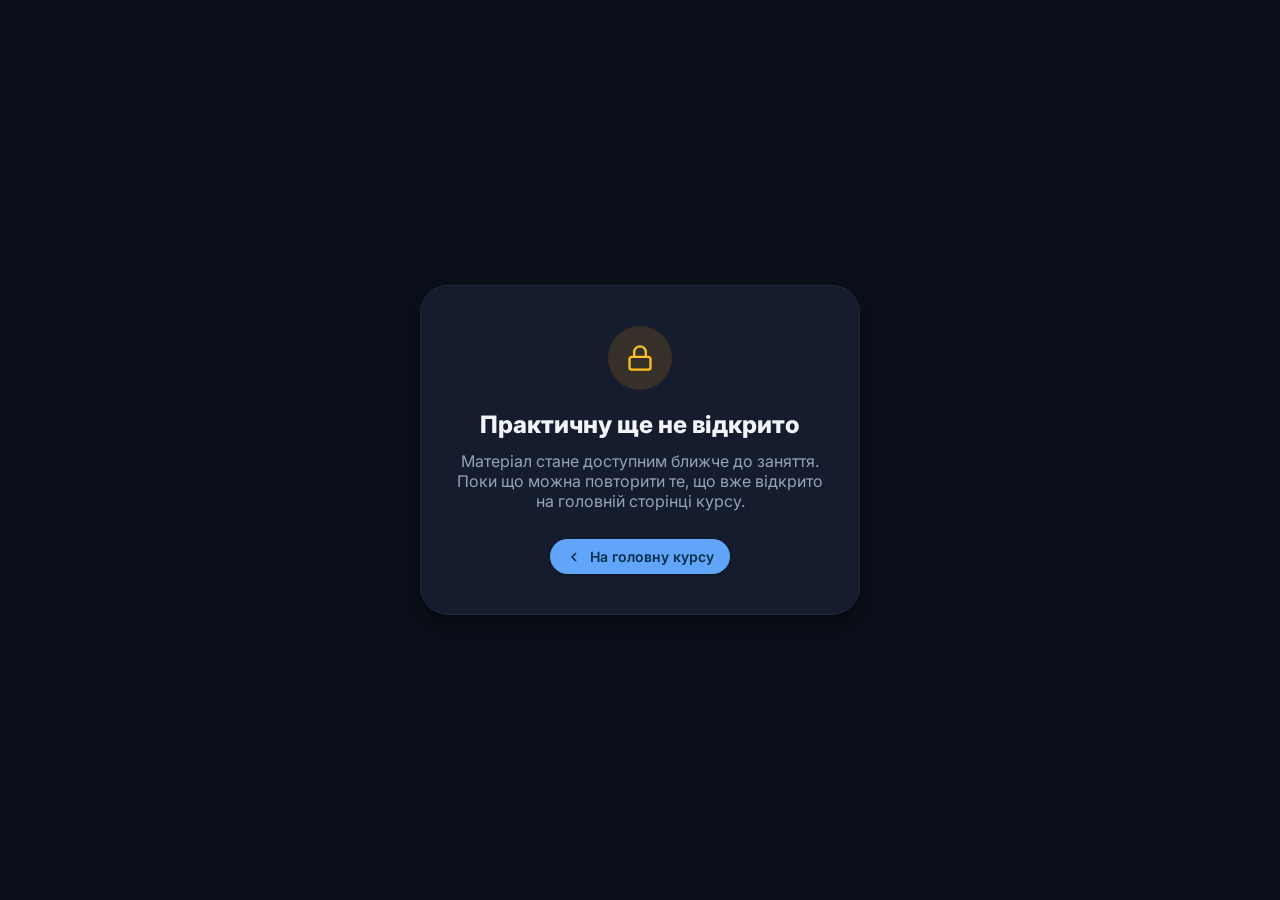
<file: practicals/lab-05/index.html>
<!DOCTYPE html>
<html lang="uk" data-theme="dark" data-course-item="lab-05" class="presentation-page">
<head>
  <meta charset="UTF-8">
  <meta name="viewport" content="width=device-width, initial-scale=1.0">
  <title>Практична 05: COUNT, SUM, AVG, GROUP BY | SQL Курс</title>
  <link rel="icon" type="image/svg+xml" href="../../favicon.svg">

  <!-- Google Fonts: Inter & JetBrains Mono -->
  <link rel="preconnect" href="https://fonts.googleapis.com">
  <link rel="preconnect" href="https://fonts.gstatic.com" crossorigin>
  <link href="https://fonts.googleapis.com/css2?family=Inter:wght@400;500;600;700;800;900&family=JetBrains+Mono:wght@500;700&display=swap" rel="stylesheet">

  <!-- Material Design 3 Stylesheet -->
  <link rel="stylesheet" href="../../css/style.css">

  <!-- Доступ до матеріалів: 1/0 у js/course-config.js -->
  <script src="../../js/course-config.js"></script>
  <script src="../../js/access.js"></script>
</head>
<body class="presentation-page">

  <div class="presentation-viewport">
    <!-- Hub Back Link -->
    <a href="../../index.html" class="hub-back-btn" title="Повернутися на головну курсу">
      <svg width="16" height="16" viewBox="0 0 24 24" fill="none" stroke="currentColor" stroke-width="2.5"><polyline points="15 18 9 12 15 6"/></svg>
      <span>Головна курсу</span>
    </a>

    <!-- Top Progress Bar -->
    <div class="progress-container">
      <div class="progress-bar" id="progress-bar"></div>
    </div>

    <!-- Slides Wrapper -->
    <main class="slides-wrapper" id="slides-wrapper">

      <!-- ===================================================================
           SLIDE 1: Hero
           =================================================================== -->
      <section class="slide active" id="slide-1">
        <div class="slide-hero">
          <div class="hero-pill success">
            <svg width="18" height="18" viewBox="0 0 24 24" fill="none" stroke="currentColor" stroke-width="2"><path d="M14 2H6a2 2 0 0 0-2 2v16a2 2 0 0 0 2 2h12a2 2 0 0 0 2-2V8z"/><polyline points="14 2 14 8 20 8"/><line x1="16" y1="13" x2="8" y2="13"/><line x1="16" y1="17" x2="8" y2="17"/></svg>
            Практична робота №05
          </div>
          <h1 class="hero-title">Агрегація даних та аналітика</h1>
          <p class="hero-description">
            Рахуємо статистику конкурсу: кількість учасників, суми та середні значення, результати по групах — і визначаємо, хто ж став «Студентом тижня».
          </p>

          <div class="hero-chips">
            <span class="audience-chip">
              <svg width="15" height="15" viewBox="0 0 24 24" fill="none" stroke="currentColor" stroke-width="2"><circle cx="12" cy="8" r="7"/><polyline points="8.21 13.89 7 23 12 20 17 23 15.79 13.88"/></svg>
              Проєкт «Студент тижня»
            </span>
            <span class="audience-chip">
              <svg width="15" height="15" viewBox="0 0 24 24" fill="none" stroke="currentColor" stroke-width="2"><polyline points="4 17 10 11 4 5"/><line x1="12" y1="19" x2="20" y2="19"/></svg>
              PlayCode SQL Editor
            </span>
          </div>

          <div class="action-row">
            <button class="m3-btn m3-btn-primary" onclick="presentation.next()">
              <span>Почати практичну</span>
              <svg width="18" height="18" viewBox="0 0 24 24" fill="none" stroke="currentColor" stroke-width="2"><line x1="5" y1="12" x2="19" y2="12"/><polyline points="12 5 19 12 12 19"/></svg>
            </button>
            <a href="https://playcode.io/sql-editor" target="_blank" rel="noopener noreferrer" class="m3-btn m3-btn-tonal">
              <span>Відкрити PlayCode ↗</span>
            </a>
          </div>
        </div>
      </section>

      <!-- ===================================================================
           SLIDE 2: Starter script (students + student_votes)
           =================================================================== -->
      <section class="slide" id="slide-2">
        <header class="slide-header">
          <div class="badge-row">
            <span class="m3-chip primary">Підготовка</span>
          </div>
          <h2 class="slide-title">Стартовий скрипт: студенти та журнал голосів</h2>
          <p class="slide-subtitle">
            8 студентів і 16 голосів. Скрипт довгий — копіюйте кнопкою «Копіювати», а не виділенням. Свій код пишіть нижче.
          </p>
        </header>

        <div class="slide-content">
          <div class="code-box compact mt-0">
            <div class="code-box-header">
              <span class="code-box-lang">
                <svg width="14" height="14" viewBox="0 0 24 24" fill="none" stroke="currentColor" stroke-width="2"><polyline points="4 17 10 11 4 5"/><line x1="12" y1="19" x2="20" y2="19"/></svg>
                стартовий скрипт (прокручується)
              </span>
              <button class="code-copy-btn" type="button">
                <svg width="13" height="13" viewBox="0 0 24 24" fill="none" stroke="currentColor" stroke-width="2"><rect x="9" y="9" width="13" height="13" rx="2" ry="2"/><path d="M5 15H4a2 2 0 0 1-2-2V4a2 2 0 0 1 2-2h9a2 2 0 0 1 2 2v1"/></svg>
                <span>Копіювати</span>
              </button>
            </div>
            <pre><code><span class="sql-kw">DROP TABLE IF EXISTS</span> student_votes, nominations, students;

<span class="sql-kw">CREATE TABLE</span> students (
    id <span class="sql-type">SERIAL</span> <span class="sql-kw">PRIMARY KEY</span>,
    full_name <span class="sql-type">TEXT</span> <span class="sql-kw">NOT NULL</span>,
    group_name <span class="sql-type">TEXT</span> <span class="sql-kw">NOT NULL</span>,
    email <span class="sql-type">TEXT</span> <span class="sql-kw">UNIQUE</span>,
    achievements <span class="sql-type">TEXT</span>,
    votes <span class="sql-type">INTEGER</span> <span class="sql-kw">DEFAULT</span> <span class="sql-num">0</span>,
    is_active <span class="sql-type">BOOLEAN</span> <span class="sql-kw">DEFAULT</span> <span class="sql-kw">TRUE</span>,
    registered_at <span class="sql-type">DATE</span> <span class="sql-kw">NOT NULL</span>
);

<span class="sql-kw">INSERT INTO</span> students (full_name, group_name, email, achievements, votes, is_active, registered_at) <span class="sql-kw">VALUES</span>
    (<span class="sql-str">'Олександр Коваленко'</span>, <span class="sql-str">'М-21'</span>, <span class="sql-str">'kovalenko@college.ua'</span>, <span class="sql-str">'Переможець олімпіади з фізики'</span>, <span class="sql-num">12</span>, <span class="sql-kw">TRUE</span>, <span class="sql-str">'2026-09-01'</span>),
    (<span class="sql-str">'Анастасія Мельник'</span>, <span class="sql-str">'Б-11'</span>, <span class="sql-str">'melnyk@college.ua'</span>, <span class="sql-str">'Організувала волонтерську толоку'</span>, <span class="sql-num">9</span>, <span class="sql-kw">TRUE</span>, <span class="sql-str">'2026-09-01'</span>),
    (<span class="sql-str">'Дмитро Бондаренко'</span>, <span class="sql-str">'М-32'</span>, <span class="sql-str">'bondarenko@college.ua'</span>, <span class="sql-kw">NULL</span>, <span class="sql-num">5</span>, <span class="sql-kw">TRUE</span>, <span class="sql-str">'2026-09-02'</span>),
    (<span class="sql-str">'Софія Ткаченко'</span>, <span class="sql-str">'Б-21'</span>, <span class="sql-str">'tkachenko@college.ua'</span>, <span class="sql-str">'Капітанка команди з волейболу'</span>, <span class="sql-num">15</span>, <span class="sql-kw">TRUE</span>, <span class="sql-str">'2026-09-03'</span>),
    (<span class="sql-str">'Максим Шевчук'</span>, <span class="sql-str">'М-21'</span>, <span class="sql-str">'shevchuk@college.ua'</span>, <span class="sql-str">'Допомагає одногрупникам з математики'</span>, <span class="sql-num">7</span>, <span class="sql-kw">TRUE</span>, <span class="sql-str">'2026-09-03'</span>),
    (<span class="sql-str">'Вікторія Лисенко'</span>, <span class="sql-str">'Б-11'</span>, <span class="sql-str">'lysenko@college.ua'</span>, <span class="sql-kw">NULL</span>, <span class="sql-num">0</span>, <span class="sql-kw">FALSE</span>, <span class="sql-str">'2026-09-05'</span>),
    (<span class="sql-str">'Андрій Кравченко'</span>, <span class="sql-str">'М-32'</span>, <span class="sql-str">'kravchenko@college.ua'</span>, <span class="sql-str">'Кращий проєкт на виставці техтворчості'</span>, <span class="sql-num">11</span>, <span class="sql-kw">TRUE</span>, <span class="sql-str">'2026-09-08'</span>),
    (<span class="sql-str">'Юлія Олійник'</span>, <span class="sql-str">'Б-21'</span>, <span class="sql-str">'oliinyk@college.ua'</span>, <span class="sql-str">'Староста групи'</span>, <span class="sql-num">3</span>, <span class="sql-kw">TRUE</span>, <span class="sql-str">'2026-09-10'</span>);

<span class="sql-kw">CREATE TABLE</span> student_votes (
    id <span class="sql-type">SERIAL</span> <span class="sql-kw">PRIMARY KEY</span>,
    student_id <span class="sql-type">INTEGER</span> <span class="sql-kw">NOT NULL</span> <span class="sql-kw">REFERENCES</span> students(id),
    voter_name <span class="sql-type">TEXT</span> <span class="sql-kw">NOT NULL</span>,
    voted_at <span class="sql-type">DATE</span> <span class="sql-kw">NOT NULL</span>
);

<span class="sql-kw">INSERT INTO</span> student_votes (student_id, voter_name, voted_at) <span class="sql-kw">VALUES</span>
    (<span class="sql-num">4</span>, <span class="sql-str">'Ірина Савченко'</span>, <span class="sql-str">'2026-09-08'</span>), (<span class="sql-num">1</span>, <span class="sql-str">'Петро Гончар'</span>, <span class="sql-str">'2026-09-08'</span>), (<span class="sql-num">4</span>, <span class="sql-str">'Олег Мороз'</span>, <span class="sql-str">'2026-09-08'</span>),
    (<span class="sql-num">7</span>, <span class="sql-str">'Ірина Савченко'</span>, <span class="sql-str">'2026-09-09'</span>), (<span class="sql-num">2</span>, <span class="sql-str">'Тарас Бойко'</span>, <span class="sql-str">'2026-09-09'</span>), (<span class="sql-num">4</span>, <span class="sql-str">'Марія Руденко'</span>, <span class="sql-str">'2026-09-09'</span>),
    (<span class="sql-num">1</span>, <span class="sql-str">'Олена Павленко'</span>, <span class="sql-str">'2026-09-09'</span>), (<span class="sql-num">7</span>, <span class="sql-str">'Петро Гончар'</span>, <span class="sql-str">'2026-09-10'</span>), (<span class="sql-num">5</span>, <span class="sql-str">'Олег Мороз'</span>, <span class="sql-str">'2026-09-10'</span>),
    (<span class="sql-num">4</span>, <span class="sql-str">'Тарас Бойко'</span>, <span class="sql-str">'2026-09-10'</span>), (<span class="sql-num">1</span>, <span class="sql-str">'Марія Руденко'</span>, <span class="sql-str">'2026-09-10'</span>), (<span class="sql-num">2</span>, <span class="sql-str">'Олена Павленко'</span>, <span class="sql-str">'2026-09-11'</span>),
    (<span class="sql-num">7</span>, <span class="sql-str">'Тарас Бойко'</span>, <span class="sql-str">'2026-09-11'</span>), (<span class="sql-num">4</span>, <span class="sql-str">'Петро Гончар'</span>, <span class="sql-str">'2026-09-11'</span>), (<span class="sql-num">1</span>, <span class="sql-str">'Ірина Савченко'</span>, <span class="sql-str">'2026-09-12'</span>),
    (<span class="sql-num">8</span>, <span class="sql-str">'Олег Мороз'</span>, <span class="sql-str">'2026-09-12'</span>);</code></pre>
          </div>

          <div class="m3-callout mt-4">
            <svg width="22" height="22" viewBox="0 0 24 24" fill="none" stroke="currentColor" stroke-width="2"><circle cx="12" cy="12" r="10"/><line x1="12" y1="8" x2="12" y2="12"/><line x1="12" y1="16" x2="12.01" y2="16"/></svg>
            <div>
              Це ті самі таблиці, що й у практичній 04: <code>students</code> з лічильником <code>votes</code> і журнал <code>student_votes</code>, де кожен голос — окремий рядок.
            </div>
          </div>
        </div>
      </section>

      <!-- ===================================================================
           SLIDE 3: Aggregate functions
           =================================================================== -->
      <section class="slide" id="slide-3">
        <header class="slide-header">
          <div class="badge-row">
            <span class="m3-chip primary">Агрегатні функції</span>
          </div>
          <h2 class="slide-title">COUNT, SUM, AVG, MIN, MAX</h2>
          <p class="slide-subtitle">
            Агрегатна функція «згортає» багато рядків в одне число — як підсумковий рядок у кошторисі.
          </p>
        </header>

        <div class="slide-content">
          <div class="grid-2col">

            <div class="m3-table-wrapper m-0">
              <table class="m3-table compact">
                <thead>
                  <tr>
                    <th style="width: 40%;">Функція</th>
                    <th style="width: 40%;">Що рахує</th>
                    <th style="width: 20%;">Результат*</th>
                  </tr>
                </thead>
                <tbody>
                  <tr><td><code>COUNT(*)</code></td><td>кількість рядків</td><td>8</td></tr>
                  <tr><td><code>COUNT(achievements)</code></td><td>лише заповнені значення (без <code>NULL</code>)</td><td>6</td></tr>
                  <tr><td><code>SUM(votes)</code></td><td>суму</td><td>62</td></tr>
                  <tr><td><code>AVG(votes)</code></td><td>середнє значення</td><td>7.7500000000000000</td></tr>
                  <tr><td><code>ROUND(AVG(votes), 1)</code></td><td>середнє, округлене до 1 знака</td><td>7.8</td></tr>
                  <tr><td><code>MIN(votes)</code> / <code>MAX(votes)</code></td><td>найменше / найбільше</td><td>0 / 15</td></tr>
                </tbody>
              </table>
              <p class="card-note mt-2">* на даних стартового скрипту, таблиця <code>students</code></p>
            </div>

            <div>
              <div class="code-box mt-0">
                <div class="code-box-header">
                  <span class="code-box-lang">
                    <svg width="14" height="14" viewBox="0 0 24 24" fill="none" stroke="currentColor" stroke-width="2"><polyline points="16 18 22 12 16 6"/><polyline points="8 6 2 12 8 18"/></svg>
                    Приклад
                  </span>
                  <button class="code-copy-btn" type="button">
                    <svg width="13" height="13" viewBox="0 0 24 24" fill="none" stroke="currentColor" stroke-width="2"><rect x="9" y="9" width="13" height="13" rx="2" ry="2"/><path d="M5 15H4a2 2 0 0 1-2-2V4a2 2 0 0 1 2-2h9a2 2 0 0 1 2 2v1"/></svg>
                    <span>Копіювати</span>
                  </button>
                </div>
                <pre><code><span class="sql-kw">SELECT</span> <span class="sql-fn">COUNT</span>(*) <span class="sql-kw">AS</span> total_students,
       <span class="sql-fn">SUM</span>(votes) <span class="sql-kw">AS</span> total_votes
<span class="sql-kw">FROM</span> students;</code></pre>
              </div>

              <div class="m3-callout">
                <svg width="22" height="22" viewBox="0 0 24 24" fill="none" stroke="currentColor" stroke-width="2"><circle cx="12" cy="12" r="10"/><line x1="12" y1="16" x2="12" y2="12"/><line x1="12" y1="8" x2="12.01" y2="8"/></svg>
                <div>
                  <strong>AS</strong> дає колонці результату зрозумілу назву. Без нього колонки називались би просто <code>count</code> і <code>sum</code>. Результат цього запиту — один рядок: <code>8 | 62</code>.
                </div>
              </div>
            </div>

          </div>
        </div>
      </section>

      <!-- ===================================================================
           SLIDE 4: GROUP BY
           =================================================================== -->
      <section class="slide" id="slide-4">
        <header class="slide-header">
          <div class="badge-row">
            <span class="m3-chip primary">Групування</span>
          </div>
          <h2 class="slide-title">GROUP BY: підсумки по групах</h2>
          <p class="slide-subtitle">
            Уявіть, що ви розклали картки студентів у купки за групою, а потім порахували кожну купку окремо.
          </p>
        </header>

        <div class="slide-content">
          <div class="grid-2col">

            <div>
              <div class="code-box mt-0">
                <div class="code-box-header">
                  <span class="code-box-lang">
                    <svg width="14" height="14" viewBox="0 0 24 24" fill="none" stroke="currentColor" stroke-width="2"><polyline points="16 18 22 12 16 6"/><polyline points="8 6 2 12 8 18"/></svg>
                    Найкращий результат у кожній групі
                  </span>
                  <button class="code-copy-btn" type="button">
                    <svg width="13" height="13" viewBox="0 0 24 24" fill="none" stroke="currentColor" stroke-width="2"><rect x="9" y="9" width="13" height="13" rx="2" ry="2"/><path d="M5 15H4a2 2 0 0 1-2-2V4a2 2 0 0 1 2-2h9a2 2 0 0 1 2 2v1"/></svg>
                    <span>Копіювати</span>
                  </button>
                </div>
                <pre><code><span class="sql-kw">SELECT</span> group_name, <span class="sql-fn">MAX</span>(votes) <span class="sql-kw">AS</span> best
<span class="sql-kw">FROM</span> students
<span class="sql-kw">GROUP BY</span> group_name
<span class="sql-kw">ORDER BY</span> group_name;</code></pre>
              </div>

              <div class="m3-table-wrapper m-0">
                <table class="m3-table compact">
                  <thead><tr><th>group_name</th><th>best</th></tr></thead>
                  <tbody>
                    <tr><td>Б-11</td><td>9</td></tr>
                    <tr><td>Б-21</td><td>15</td></tr>
                    <tr><td>М-21</td><td>12</td></tr>
                    <tr><td>М-32</td><td>11</td></tr>
                  </tbody>
                </table>
              </div>
            </div>

            <div class="m3-card">
              <h3 class="card-heading text-primary">Як це працює</h3>
              <ul class="feature-list relaxed">
                <li>
                  <span class="feature-icon label accent-blue">1</span>
                  <span>СУБД ділить рядки на групи з однаковим значенням <code>group_name</code>.</span>
                </li>
                <li>
                  <span class="feature-icon label accent-green">2</span>
                  <span>Агрегатна функція рахується <strong>окремо для кожної групи</strong>.</span>
                </li>
                <li>
                  <span class="feature-icon label accent-amber">3</span>
                  <span>У результаті — <strong>один рядок на групу</strong>: 8 студентів → 4 рядки.</span>
                </li>
              </ul>
              <div class="m3-callout warning">
                <svg width="22" height="22" viewBox="0 0 24 24" fill="none" stroke="currentColor" stroke-width="2"><path d="M10.29 3.86L1.82 18a2 2 0 0 0 1.71 3h16.94a2 2 0 0 0 1.71-3L13.71 3.86a2 2 0 0 0-3.42 0z"/><line x1="12" y1="9" x2="12" y2="13"/><line x1="12" y1="17" x2="12.01" y2="17"/></svg>
                <div>
                  <strong>Правило:</strong> кожна колонка в <code>SELECT</code> має бути або в <code>GROUP BY</code>, або всередині агрегатної функції.
                </div>
              </div>
            </div>

          </div>
        </div>
      </section>

      <!-- ===================================================================
           SLIDE 5: HAVING & clause order
           =================================================================== -->
      <section class="slide" id="slide-5">
        <header class="slide-header">
          <div class="badge-row">
            <span class="m3-chip primary">Фільтрація груп</span>
          </div>
          <h2 class="slide-title">HAVING і порядок частин запиту</h2>
          <p class="slide-subtitle">
            <code>WHERE</code> відсіює рядки <strong>до</strong> групування, <code>HAVING</code> — цілі групи <strong>після</strong> підрахунку.
          </p>
        </header>

        <div class="slide-content">
          <div class="grid-2col">

            <div>
              <div class="code-box mt-0">
                <div class="code-box-header">
                  <span class="code-box-lang">
                    <svg width="14" height="14" viewBox="0 0 24 24" fill="none" stroke="currentColor" stroke-width="2"><polyline points="16 18 22 12 16 6"/><polyline points="8 6 2 12 8 18"/></svg>
                    Групи, де щонайменше 2 активні учасники
                  </span>
                  <button class="code-copy-btn" type="button">
                    <svg width="13" height="13" viewBox="0 0 24 24" fill="none" stroke="currentColor" stroke-width="2"><rect x="9" y="9" width="13" height="13" rx="2" ry="2"/><path d="M5 15H4a2 2 0 0 1-2-2V4a2 2 0 0 1 2-2h9a2 2 0 0 1 2 2v1"/></svg>
                    <span>Копіювати</span>
                  </button>
                </div>
                <pre><code><span class="sql-kw">SELECT</span> group_name, <span class="sql-fn">COUNT</span>(*) <span class="sql-kw">AS</span> students_count
<span class="sql-kw">FROM</span> students
<span class="sql-kw">WHERE</span> is_active = <span class="sql-kw">TRUE</span>        <span class="sql-comment">-- фільтр рядків</span>
<span class="sql-kw">GROUP BY</span> group_name
<span class="sql-kw">HAVING</span> <span class="sql-fn">COUNT</span>(*) &gt;= <span class="sql-num">2</span>;      <span class="sql-comment">-- фільтр груп</span></code></pre>
              </div>

              <p class="card-text">
                Результат: Б-21, М-21 і М-32 — по 2 активні учасники. Групи Б-11 немає: Вікторія Лисенко неактивна, тож там лишився один учасник.
              </p>
            </div>

            <div class="m3-card">
              <h3 class="card-heading text-primary">Порядок частин запиту</h3>
              <ol class="bullet-list relaxed">
                <li><code>SELECT</code> — що показати</li>
                <li><code>FROM</code> / <code>JOIN</code> — звідки</li>
                <li><code>WHERE</code> — які рядки взяти</li>
                <li><code>GROUP BY</code> — як згрупувати</li>
                <li><code>HAVING</code> — які групи залишити</li>
                <li><code>ORDER BY</code> — як відсортувати</li>
                <li><code>LIMIT</code> — скільки показати</li>
              </ol>
              <p class="card-note">💡 Будь-яку частину, крім <code>SELECT</code> і <code>FROM</code>, можна пропустити, але порядок змінювати не можна.</p>
            </div>

          </div>
        </div>
      </section>

      <!-- ===================================================================
           SLIDE 6: Aggregation + JOIN
           =================================================================== -->
      <section class="slide" id="slide-6">
        <header class="slide-header">
          <div class="badge-row">
            <span class="m3-chip primary">Агрегація + JOIN</span>
          </div>
          <h2 class="slide-title">Рахуємо голоси з журналу</h2>
          <p class="slide-subtitle">
            Найчесніший підрахунок — не лічильник <code>votes</code>, а кількість рядків у журналі <code>student_votes</code>.
          </p>
        </header>

        <div class="slide-content">
          <div class="grid-2col">

            <div>
              <div class="code-box mt-0">
                <div class="code-box-header">
                  <span class="code-box-lang">
                    <svg width="14" height="14" viewBox="0 0 24 24" fill="none" stroke="currentColor" stroke-width="2"><polyline points="16 18 22 12 16 6"/><polyline points="8 6 2 12 8 18"/></svg>
                    Голоси з журналу по групах
                  </span>
                  <button class="code-copy-btn" type="button">
                    <svg width="13" height="13" viewBox="0 0 24 24" fill="none" stroke="currentColor" stroke-width="2"><rect x="9" y="9" width="13" height="13" rx="2" ry="2"/><path d="M5 15H4a2 2 0 0 1-2-2V4a2 2 0 0 1 2-2h9a2 2 0 0 1 2 2v1"/></svg>
                    <span>Копіювати</span>
                  </button>
                </div>
                <pre><code><span class="sql-kw">SELECT</span> students.group_name,
       <span class="sql-fn">COUNT</span>(student_votes.id) <span class="sql-kw">AS</span> real_votes
<span class="sql-kw">FROM</span> students
<span class="sql-kw">LEFT JOIN</span> student_votes
    <span class="sql-kw">ON</span> students.id = student_votes.student_id
<span class="sql-kw">GROUP BY</span> students.group_name
<span class="sql-kw">ORDER BY</span> real_votes <span class="sql-kw">DESC</span>;</code></pre>
              </div>

              <div class="m3-table-wrapper m-0">
                <table class="m3-table compact">
                  <thead><tr><th>group_name</th><th>real_votes</th></tr></thead>
                  <tbody>
                    <tr><td>Б-21</td><td>6</td></tr>
                    <tr><td>М-21</td><td>5</td></tr>
                    <tr><td>М-32</td><td>3</td></tr>
                    <tr><td>Б-11</td><td>2</td></tr>
                  </tbody>
                </table>
              </div>
            </div>

            <div class="m3-card">
              <h3 class="card-heading text-primary">На що звернути увагу</h3>
              <ul class="feature-list relaxed">
                <li>
                  <span class="feature-icon label accent-blue">1</span>
                  <span>Спершу <code>JOIN</code> «склеює» студентів з їхніми голосами, потім <code>GROUP BY</code> групує, а <code>COUNT</code> рахує.</span>
                </li>
                <li>
                  <span class="feature-icon label accent-amber">2</span>
                  <span><code>COUNT(student_votes.id)</code>, а не <code>COUNT(*)</code>: для студента без голосів <code>LEFT JOIN</code> дає рядок з <code>NULL</code>, і <code>COUNT(*)</code> порахував би його як 1 голос.</span>
                </li>
                <li>
                  <span class="feature-icon label accent-green">3</span>
                  <span>Колонки з назвами таблиць (<code>students.group_name</code>), бо запит працює з двома таблицями.</span>
                </li>
              </ul>
            </div>

          </div>
        </div>
      </section>

      <!-- ===================================================================
           SLIDE 7: Demo
           =================================================================== -->
      <section class="slide" id="slide-7">
        <header class="slide-header">
          <div class="badge-row">
            <span class="m3-chip primary">Живий зразок коду</span>
          </div>
          <h2 class="slide-title">Зразок: активність голосування по днях</h2>
          <p class="slide-subtitle">
            У які дні голосували найактивніше? Вставте під стартовим скриптом і запустіть.
          </p>
        </header>

        <div class="slide-content">
          <div class="code-box mt-0">
            <div class="code-box-header">
              <span class="code-box-lang">
                <svg width="14" height="14" viewBox="0 0 24 24" fill="none" stroke="currentColor" stroke-width="2"><polyline points="4 17 10 11 4 5"/><line x1="12" y1="19" x2="20" y2="19"/></svg>
                демо-скрипт (після стартового)
              </span>
              <button class="code-copy-btn" type="button">
                <svg width="13" height="13" viewBox="0 0 24 24" fill="none" stroke="currentColor" stroke-width="2"><rect x="9" y="9" width="13" height="13" rx="2" ry="2"/><path d="M5 15H4a2 2 0 0 1-2-2V4a2 2 0 0 1 2-2h9a2 2 0 0 1 2 2v1"/></svg>
                <span>Копіювати код</span>
              </button>
            </div>
            <pre><code><span class="sql-comment">-- Скільки голосів віддали кожного дня</span>
<span class="sql-kw">SELECT</span> voted_at, <span class="sql-fn">COUNT</span>(*) <span class="sql-kw">AS</span> votes_count
<span class="sql-kw">FROM</span> student_votes
<span class="sql-kw">GROUP BY</span> voted_at
<span class="sql-kw">ORDER BY</span> voted_at;

<span class="sql-comment">-- Лише «гарячі» дні: 4 голоси і більше</span>
<span class="sql-kw">SELECT</span> voted_at, <span class="sql-fn">COUNT</span>(*) <span class="sql-kw">AS</span> votes_count
<span class="sql-kw">FROM</span> student_votes
<span class="sql-kw">GROUP BY</span> voted_at
<span class="sql-kw">HAVING</span> <span class="sql-fn">COUNT</span>(*) &gt;= <span class="sql-num">4</span>;</code></pre>
          </div>

          <div class="code-footer">
            <p class="card-text m-0">
              🔍 Перший запит — 5 днів: 3, 4, 4, 3 і 2 голоси. Другий — лише 9 і 10 вересня (по 4 голоси).
            </p>
            <a href="https://playcode.io/sql-editor" target="_blank" rel="noopener noreferrer" class="m3-btn m3-btn-tonal">
              <span>Спробувати в PlayCode ↗</span>
            </a>
          </div>
        </div>
      </section>

      <!-- ===================================================================
           SLIDE 8: Common Errors & Traps
           =================================================================== -->
      <section class="slide" id="slide-8">
        <header class="slide-header">
          <div class="badge-row">
            <span class="m3-chip error">Типові помилки</span>
          </div>
          <h2 class="slide-title">Помилки та пастки</h2>
          <p class="slide-subtitle">
            Перша помилка в списку — найчастіша в усій темі агрегації.
          </p>
        </header>

        <div class="slide-content">
          <div class="m3-table-wrapper m-0">
            <table class="m3-table compact">
              <thead>
                <tr>
                  <th style="width: 40%;">Повідомлення PostgreSQL</th>
                  <th style="width: 30%;">Що сталося</th>
                  <th style="width: 30%;">Як виправити</th>
                </tr>
              </thead>
              <tbody>
                <tr>
                  <td><code>column "students.full_name" must appear in the GROUP BY clause or be used in an aggregate function</code></td>
                  <td>Колонка в <code>SELECT</code> не згрупована</td>
                  <td>Додайте її в <code>GROUP BY</code> або приберіть з <code>SELECT</code></td>
                </tr>
                <tr>
                  <td><code>aggregate functions are not allowed in WHERE</code></td>
                  <td><code>SUM</code> / <code>COUNT</code> у <code>WHERE</code></td>
                  <td>Умову на підсумок пишіть у <code>HAVING</code></td>
                </tr>
                <tr>
                  <td><code>column "total" does not exist</code></td>
                  <td>Назву з <code>AS</code> використали в <code>HAVING</code></td>
                  <td>Повторіть вираз: <code>HAVING SUM(votes) &gt; 15</code></td>
                </tr>
                <tr>
                  <td><code>syntax error at or near "GROUP"</code></td>
                  <td><code>HAVING</code> написано перед <code>GROUP BY</code></td>
                  <td>Порядок: <code>GROUP BY … HAVING …</code></td>
                </tr>
                <tr>
                  <td><code>function cont() does not exist</code></td>
                  <td>Описка в назві функції</td>
                  <td>Перевірте: <code>COUNT</code>, <code>SUM</code>, <code>AVG</code>…</td>
                </tr>
              </tbody>
            </table>
          </div>

          <div class="m3-callout warning mt-5">
            <svg width="22" height="22" viewBox="0 0 24 24" fill="none" stroke="currentColor" stroke-width="2"><path d="M10.29 3.86L1.82 18a2 2 0 0 0 1.71 3h16.94a2 2 0 0 0 1.71-3L13.71 3.86a2 2 0 0 0-3.42 0z"/><line x1="12" y1="9" x2="12" y2="13"/><line x1="12" y1="17" x2="12.01" y2="17"/></svg>
            <div>
              <strong>Тиха пастка:</strong> <code>SUM(votes) / COUNT(*)</code> дасть <strong>7</strong>, а не 7.75 — ділення цілих чисел відкидає дробову частину. Для середнього використовуйте <code>AVG</code>, а для гарного вигляду — <code>ROUND(AVG(votes), 1)</code>.
            </div>
          </div>
        </div>
      </section>

      <!-- ===================================================================
           SLIDE 9: Practical Task
           =================================================================== -->
      <section class="slide" id="slide-9">
        <header class="slide-header">
          <div class="badge-row">
            <span class="m3-chip primary">Практичне завдання</span>
            <span class="m3-chip tertiary">Студент тижня</span>
          </div>
          <h2 class="slide-title">Аналітика конкурсу і переможець</h2>
          <p class="slide-subtitle">
            Пишіть запити під стартовим скриптом. Кожну колонку результату назвіть через <code>AS</code>.
          </p>
        </header>

        <div class="slide-content">
          <div class="grid-2col">

            <div class="m3-card top-accent accent-blue">
              <div class="card-toolbar">
                <span class="variant-label">Завдання</span>
                <span class="audience-chip compact">🏆 Студент тижня</span>
              </div>
              <ol class="bullet-list relaxed">
                <li>Скільки <strong>активних</strong> учасників у конкурсі.</li>
                <li>Одним запитом: загальна, середня (округлена до 1 знака) і максимальна кількість голосів з колонки <code>votes</code>.</li>
                <li>Для кожної групи: кількість студентів і сума голосів. Група з найбільшою сумою — вгорі.</li>
                <li>Лише групи, де сума голосів більша за 15 (<code>HAVING</code>).</li>
                <li><strong>Студент тижня:</strong> порахуйте голоси кожного студента з журналу <code>student_votes</code> і виведіть переможця — один рядок: ПІБ, група, кількість голосів.</li>
              </ol>
            </div>

            <div class="m3-card">
              <h3 class="card-heading text-primary">Підказки</h3>
              <ul class="bullet-list">
                <li>Запит 1 — <code>COUNT</code> + <code>WHERE</code>.</li>
                <li>Запит 3 — <code>GROUP BY</code> + <code>ORDER BY … DESC</code>.</li>
                <li>Запит 5 — <code>JOIN</code> + <code>GROUP BY</code> за <code>id</code>, ПІБ і групою + <code>ORDER BY</code> + <code>LIMIT 1</code>.</li>
              </ul>

              <div class="m3-callout success mt-4">
                <svg width="20" height="20" viewBox="0 0 24 24" fill="none" stroke="currentColor" stroke-width="2"><polyline points="20 6 9 17 4 12"/></svg>
                <div>
                  <strong>Перевірте себе:</strong> запит 1 → 7; запит 2 → 62, 7.8, 15; запит 3 → М-21 вгорі (19 голосів); запит 4 → 3 групи; запит 5 → Софія Ткаченко, Б-21, 5 голосів.
                </div>
              </div>
            </div>

          </div>
        </div>
      </section>

      <!-- ===================================================================
           SLIDE 10: Control Questions & Conclusion
           =================================================================== -->
      <section class="slide" id="slide-10">
        <header class="slide-header">
          <div class="badge-row">
            <span class="m3-chip primary">Контрольні запитання</span>
          </div>
          <h2 class="slide-title">Контрольні запитання та висновок</h2>
          <p class="slide-subtitle">
            Дайте письмові відповіді на 5 запитань і зробіть короткий висновок. Можна від руки (фото) або у файлі .docx.
          </p>
        </header>

        <div class="slide-content">
          <div class="grid-2col">

            <div class="m3-card top-accent accent-purple">
              <div class="card-toolbar">
                <span class="variant-label">5 запитань</span>
              </div>
              <ol class="bullet-list relaxed">
                <li>Що повертають функції <code>COUNT(*)</code>, <code>SUM</code>, <code>AVG</code>, <code>MIN</code> і <code>MAX</code>?</li>
                <li>Чим відрізняються <code>COUNT(*)</code> і <code>COUNT(achievements)</code>?</li>
                <li>Як працює <code>GROUP BY</code>? Яке правило діє для колонок у <code>SELECT</code>?</li>
                <li>Чим відрізняються <code>WHERE</code> і <code>HAVING</code>?</li>
                <li>Чому кількість голосів за журналом <code>student_votes</code> не збігається з колонкою <code>votes</code>? Якому джерелу ви довіряєте більше і чому?</li>
              </ol>
            </div>

            <div class="m3-card">
              <h3 class="card-heading text-primary">Висновок</h3>
              <p class="card-text">
                3–5 речень своїми словами: чого ви навчилися, що вдалося, з якими труднощами зіткнулися.
              </p>
              <div class="m3-callout compact mt-2">
                <svg width="20" height="20" viewBox="0 0 24 24" fill="none" stroke="currentColor" stroke-width="2"><path d="M12 20h9"/><path d="M16.5 3.5a2.121 2.121 0 0 1 3 3L7 19l-4 1 1-4L16.5 3.5z"/></svg>
                <div>
                  <em>Наприклад:</em> «Під час практичної роботи я навчився(лася) рахувати статистику за допомогою GROUP BY… Найскладнішим було… Тепер я розумію, навіщо…»
                </div>
              </div>

              <h3 class="card-heading text-primary mt-5">Як оформити</h3>
              <ul class="bullet-list">
                <li>Угорі — ПІБ, група і «Практична робота №5».</li>
                <li><strong>Від руки:</strong> пишіть розбірливо, фото — рівне, світле, весь текст має читатися добре.</li>
                <li><strong>Або файл .docx</strong> (Word чи Google Docs → «Завантажити як .docx»).</li>
              </ul>
            </div>

          </div>
        </div>
      </section>

      <!-- ===================================================================
           SLIDE 11: Classroom Submission
           =================================================================== -->
      <section class="slide" id="slide-11">
        <header class="slide-header">
          <div class="badge-row">
            <span class="m3-chip success">Звітність</span>
          </div>
          <h2 class="slide-title">Що здати в Classroom</h2>
          <p class="slide-subtitle">
            5 скріншотів з PlayCode + відповіді на контрольні запитання з висновком. Усе прикріпіть до одного завдання в Google Classroom.
          </p>
        </header>

        <div class="slide-content">
          <div class="grid-2col">

            <div>
              <div class="code-box mt-0">
                <div class="code-box-header">
                  <span class="code-box-lang">
                    <svg width="14" height="14" viewBox="0 0 24 24" fill="none" stroke="currentColor" stroke-width="2"><polyline points="9 11 12 14 22 4"/><path d="M21 12v7a2 2 0 0 1-2 2H5a2 2 0 0 1-2-2V5a2 2 0 0 1 2-2h11"/></svg>
                    каркас вашого скрипту
                  </span>
                  <button class="code-copy-btn" type="button">
                    <svg width="13" height="13" viewBox="0 0 24 24" fill="none" stroke="currentColor" stroke-width="2"><rect x="9" y="9" width="13" height="13" rx="2" ry="2"/><path d="M5 15H4a2 2 0 0 1-2-2V4a2 2 0 0 1 2-2h9a2 2 0 0 1 2 2v1"/></svg>
                    <span>Копіювати</span>
                  </button>
                </div>
                <pre><code><span class="sql-comment">-- Практична робота №5</span>
<span class="sql-comment">-- Виконав(ла): Шевченко Іван, група М-21</span>

<span class="sql-comment">-- тут стартовий скрипт (студенти + журнал голосів)</span>

<span class="sql-comment">-- Запит 1: активні учасники</span>
<span class="sql-kw">SELECT</span> <span class="sql-fn">COUNT</span>(*) <span class="sql-kw">AS</span> active_students
<span class="sql-kw">FROM</span> students
<span class="sql-kw">WHERE</span> ...;</code></pre>
              </div>
            </div>

            <div class="report-guide-card m-0">
              <div class="report-header">
                <div class="report-header-icon">
                  <svg width="22" height="22" viewBox="0 0 24 24" fill="none" stroke="currentColor" stroke-width="2"><rect x="2" y="3" width="20" height="14" rx="2" ry="2"/><line x1="8" y1="21" x2="16" y2="21"/><line x1="12" y1="17" x2="12" y2="21"/></svg>
                </div>
                <div>
                  <h3 class="card-heading m-0">Що прикріпити до завдання</h3>
                  <p class="card-note">3 частини звіту</p>
                </div>
              </div>

              <ul class="report-checklist">
                <li>
                  <svg width="18" height="18" viewBox="0 0 24 24" fill="none" stroke="currentColor" stroke-width="2.5"><polyline points="20 6 9 17 4 12"/></svg>
                  <span><strong>Скріншоти 1–5:</strong> по одному на кожен запит — видно код запиту і таблицю Results. На першому — також коментар з ПІБ угорі скрипту.</span>
                </li>
                <li>
                  <svg width="18" height="18" viewBox="0 0 24 24" fill="none" stroke="currentColor" stroke-width="2.5"><polyline points="20 6 9 17 4 12"/></svg>
                  <span><strong>Без помилок:</strong> у Console немає червоних повідомлень, колонки результату названі через <code>AS</code>.</span>
                </li>
                <li>
                  <svg width="18" height="18" viewBox="0 0 24 24" fill="none" stroke="currentColor" stroke-width="2.5"><polyline points="20 6 9 17 4 12"/></svg>
                  <span><strong>Відповіді та висновок:</strong> фото рукопису або файл .docx (слайд 10).</span>
                </li>
              </ul>

              <div class="action-row mt-5">
                <a href="../../index.html" class="m3-btn m3-btn-primary">
                  <svg width="16" height="16" viewBox="0 0 24 24" fill="none" stroke="currentColor" stroke-width="2"><polyline points="15 18 9 12 15 6"/></svg>
                  <span>Завершити та повернутися на головну</span>
                </a>
              </div>
            </div>

          </div>
        </div>
      </section>

    </main>

    <!-- ===================================================================
         Floating Material Navigation Bar (Bottom)
         =================================================================== -->
    <nav class="presentation-bar" aria-label="Slide Navigation">
      <button class="bar-btn" id="btn-prev" title="Попередній слайд (←)">
        <svg viewBox="0 0 24 24" fill="none" stroke="currentColor" stroke-width="2"><polyline points="15 18 9 12 15 6"/></svg>
      </button>

      <div class="slide-counter" id="slide-counter">01 / 11</div>

      <button class="bar-btn" id="btn-next" title="Наступний слайд (→ / Space)">
        <svg viewBox="0 0 24 24" fill="none" stroke="currentColor" stroke-width="2"><polyline points="9 18 15 12 9 6"/></svg>
      </button>
    </nav>
  </div>

  <!-- Presentation engine: navigation + code copy buttons -->
  <script src="../../js/app.js"></script>
</body>
</html>
</file>
<file: css/style.css>
/* ==========================================================================
   Material Design 3 (M3) Presentation System
   Course: БАЗИ ДАНИХ. СУБД І МОВА SQL
   ========================================================================== */

:root {
  /* MD3 Light Theme Color Tokens (Tech Indigo & Ocean Palette) */
  --md-sys-color-primary: #1d4ed8;
  --md-sys-color-on-primary: #ffffff;
  --md-sys-color-primary-container: #dbeafe;
  --md-sys-color-on-primary-container: #1e3a8a;
  
  --md-sys-color-secondary: #0284c7;
  --md-sys-color-on-secondary: #ffffff;
  --md-sys-color-secondary-container: #e0f2fe;
  --md-sys-color-on-secondary-container: #0369a1;

  --md-sys-color-tertiary: #7c3aed;
  --md-sys-color-on-tertiary: #ffffff;
  --md-sys-color-tertiary-container: #ede9fe;
  --md-sys-color-on-tertiary-container: #5b21b6;

  --md-sys-color-error: #dc2626;
  --md-sys-color-on-error: #ffffff;
  --md-sys-color-error-container: #fee2e2;
  --md-sys-color-on-error-container: #991b1b;

  --md-sys-color-success: #16a34a;
  --md-sys-color-on-success: #ffffff;
  --md-sys-color-success-container: #dcfce7;
  --md-sys-color-on-success-container: #166534;

  --md-sys-color-surface: #f8fafc;
  --md-sys-color-on-surface: #0f172a;
  --md-sys-color-surface-variant: #f1f5f9;
  --md-sys-color-on-surface-variant: #475569;
  
  --md-sys-color-surface-container-lowest: #ffffff;
  --md-sys-color-surface-container-low: #f8fafc;
  --md-sys-color-surface-container: #f1f5f9;
  --md-sys-color-surface-container-high: #e2e8f0;
  --md-sys-color-surface-container-highest: #cbd5e1;

  --md-sys-color-outline: #94a3b8;
  --md-sys-color-outline-variant: #e2e8f0;

  /* Elevations */
  --md-elevation-1: 0 1px 3px 0 rgba(0, 0, 0, 0.08), 0 1px 2px -1px rgba(0, 0, 0, 0.08);
  --md-elevation-2: 0 4px 6px -1px rgba(0, 0, 0, 0.08), 0 2px 4px -2px rgba(0, 0, 0, 0.08);
  --md-elevation-3: 0 10px 15px -3px rgba(0, 0, 0, 0.08), 0 4px 6px -4px rgba(0, 0, 0, 0.08);
  --md-elevation-4: 0 20px 25px -5px rgba(0, 0, 0, 0.09), 0 8px 10px -6px rgba(0, 0, 0, 0.08);

  /* Typography */
  --md-font-family: 'Inter', -apple-system, BlinkMacSystemFont, 'Segoe UI', Roboto, Helvetica, Arial, sans-serif;
  --md-font-mono: 'JetBrains Mono', 'Fira Code', 'Courier New', monospace;

  /* Shapes */
  --radius-xs: 6px;
  --radius-sm: 8px;
  --radius-md: 14px;
  --radius-lg: 20px;
  --radius-xl: 28px;
  --radius-full: 9999px;

  /* Transitions */
  --transition-fast: 150ms cubic-bezier(0.4, 0, 0.2, 1);
  --transition-standard: 280ms cubic-bezier(0.2, 0, 0, 1);
  --transition-decelerate: 350ms cubic-bezier(0, 0, 0.2, 1);

  /* Accent palette (tuned for the dark theme). Use via .accent-* classes below:
     --accent = text/icon, --accent-strong = borders, --accent-bg = tinted fill */
  --accent-blue: #60a5fa;   --accent-blue-strong: #3b82f6;   --accent-blue-bg: rgba(37, 99, 235, 0.15);
  --accent-amber: #fbbf24;  --accent-amber-strong: #f59e0b;  --accent-amber-bg: rgba(245, 158, 11, 0.15);
  --accent-green: #4ade80;  --accent-green-strong: #22c55e;  --accent-green-bg: rgba(34, 197, 94, 0.15);
  --accent-purple: #c084fc; --accent-purple-strong: #a855f7; --accent-purple-bg: rgba(168, 85, 247, 0.15);
  --accent-red: #f87171;    --accent-red-strong: #ef4444;    --accent-red-bg: rgba(239, 68, 68, 0.15);
  --accent-pink: #f472b6;   --accent-pink-strong: #ec4899;   --accent-pink-bg: rgba(236, 72, 153, 0.15);
}

/* Dark Theme Overrides */
[data-theme="dark"] {
  --md-sys-color-primary: #60a5fa;
  --md-sys-color-on-primary: #082f49;
  --md-sys-color-primary-container: #1e3a8a;
  --md-sys-color-on-primary-container: #dbeafe;

  --md-sys-color-secondary: #38bdf8;
  --md-sys-color-on-secondary: #082f49;
  --md-sys-color-secondary-container: #0369a1;
  --md-sys-color-on-secondary-container: #e0f2fe;

  --md-sys-color-tertiary: #a78bfa;
  --md-sys-color-on-tertiary: #2e1065;
  --md-sys-color-tertiary-container: #4c1d95;
  --md-sys-color-on-tertiary-container: #ede9fe;

  --md-sys-color-error: #f87171;
  --md-sys-color-on-error: #450a0a;
  --md-sys-color-error-container: #7f1d1d;
  --md-sys-color-on-error-container: #fee2e2;

  --md-sys-color-success: #4ade80;
  --md-sys-color-on-success: #052e16;
  --md-sys-color-success-container: #14532d;
  --md-sys-color-on-success-container: #dcfce7;

  --md-sys-color-surface: #0b0f19;
  --md-sys-color-on-surface: #f1f5f9;
  --md-sys-color-surface-variant: #1e293b;
  --md-sys-color-on-surface-variant: #94a3b8;

  --md-sys-color-surface-container-lowest: #050811;
  --md-sys-color-surface-container-low: #0e1424;
  --md-sys-color-surface-container: #141c2e;
  --md-sys-color-surface-container-high: #1c273e;
  --md-sys-color-surface-container-highest: #283754;

  --md-sys-color-outline: #475569;
  --md-sys-color-outline-variant: #1e293b;

  --md-elevation-1: 0 1px 3px 0 rgba(0, 0, 0, 0.4);
  --md-elevation-2: 0 4px 6px -1px rgba(0, 0, 0, 0.4);
  --md-elevation-3: 0 10px 15px -3px rgba(0, 0, 0, 0.45);
  --md-elevation-4: 0 20px 25px -5px rgba(0, 0, 0, 0.55);
}

/* ==========================================================================
   Base Styles & Reset
   ========================================================================== */
*, *::before, *::after {
  box-sizing: border-box;
  margin: 0;
  padding: 0;
}

html, body {
  width: 100%;
  font-family: var(--md-font-family);
  background-color: var(--md-sys-color-surface);
  color: var(--md-sys-color-on-surface);
  -webkit-font-smoothing: antialiased;
  -moz-osx-font-smoothing: grayscale;
}

/* `hidden` must win over component display rules (e.g. .m3-callout { display: flex }) */
[hidden] {
  display: none !important;
}

/* Без лігатур: студенти мають бачити саме ті символи, які набирають (>= а не ≥, <> а не ◇) */
code, pre {
  font-family: var(--md-font-mono);
  font-variant-ligatures: none;
  font-feature-settings: "liga" 0, "calt" 0;
}

/* Inline code inside text (code blocks in <pre> keep their own styling) */
:not(pre) > code {
  font-size: 0.88em;
  padding: 0.1em 0.35em;
  border-radius: var(--radius-xs);
  background: var(--md-sys-color-surface-container-high);
}

/* Custom Scrollbars */
::-webkit-scrollbar {
  width: 8px;
  height: 8px;
}
::-webkit-scrollbar-track {
  background: var(--md-sys-color-surface);
}
::-webkit-scrollbar-thumb {
  background: var(--md-sys-color-surface-container-highest);
  border-radius: var(--radius-full);
}
::-webkit-scrollbar-thumb:hover {
  background: var(--md-sys-color-outline);
}

/* Presentation pages: fixed viewport with zero window scrolling */
body:has(.presentation-viewport),
html:has(.presentation-viewport),
body.presentation-page,
html.presentation-page {
  height: 100%;
  overflow: hidden;
}

/* Course Hub and standard pages: natural vertical scrolling */
html.hub-html,
body.hub-page,
.hub-page {
  height: auto !important;
  min-height: 100%;
  overflow-x: hidden !important;
  overflow-y: auto !important;
}

/* ==========================================================================
   Presentation Shell
   ========================================================================== */
.presentation-viewport {
  position: relative;
  width: 100vw;
  height: 100vh;
  display: flex;
  flex-direction: column;
  overflow: hidden;
  background: radial-gradient(circle at 50% 0%, rgba(37, 99, 235, 0.05) 0%, transparent 60%),
              var(--md-sys-color-surface);
}

/* Top Progress Bar */
.progress-container {
  position: absolute;
  top: 0;
  left: 0;
  width: 100%;
  height: 4px;
  background: var(--md-sys-color-surface-container-highest);
  z-index: 100;
}

.progress-bar {
  height: 100%;
  width: 0%;
  background: linear-gradient(90deg, var(--md-sys-color-primary), var(--md-sys-color-secondary));
  transition: width var(--transition-standard);
  border-radius: 0 var(--radius-xs) var(--radius-xs) 0;
}

/* Slide Deck Container */
.slides-wrapper {
  flex: 1;
  position: relative;
  width: 100%;
  height: 100%;
  overflow: hidden;
}

.slide {
  position: absolute;
  top: 0;
  left: 0;
  width: 100%;
  height: 100%;
  padding: 3rem 4.5rem 5.5rem 4.5rem;
  display: flex;
  flex-direction: column;
  opacity: 0;
  visibility: hidden;
  transform: scale(0.98) translateY(12px);
  transition: opacity var(--transition-standard), transform var(--transition-standard), visibility var(--transition-standard);
  overflow-y: auto;
}

.slide.active {
  opacity: 1;
  visibility: visible;
  transform: scale(1) translateY(0);
  z-index: 10;
}

/* Custom Scrollbar for slide content */
.slide::-webkit-scrollbar {
  width: 6px;
}
.slide::-webkit-scrollbar-thumb {
  background: var(--md-sys-color-outline-variant);
  border-radius: var(--radius-full);
}

/* ==========================================================================
   Material Typography & Components
   ========================================================================== */
.slide-header {
  margin-bottom: 2rem;
  display: flex;
  flex-direction: column;
  gap: 0.5rem;
}

.badge-row {
  display: flex;
  align-items: center;
  gap: 0.75rem;
  flex-wrap: wrap;
}

.m3-chip {
  display: inline-flex;
  align-items: center;
  gap: 0.5rem;
  padding: 0.35rem 0.85rem;
  font-size: 0.825rem;
  font-weight: 600;
  letter-spacing: 0.02em;
  border-radius: var(--radius-sm);
  background: var(--md-sys-color-secondary-container);
  color: var(--md-sys-color-on-secondary-container);
  text-transform: uppercase;
}

.m3-chip.primary {
  background: var(--md-sys-color-primary-container);
  color: var(--md-sys-color-on-primary-container);
}

.m3-chip.tertiary {
  background: var(--md-sys-color-tertiary-container);
  color: var(--md-sys-color-on-tertiary-container);
}

.m3-chip.error {
  background: var(--md-sys-color-error-container);
  color: var(--md-sys-color-on-error-container);
}

.m3-chip.success {
  background: var(--md-sys-color-success-container);
  color: var(--md-sys-color-on-success-container);
}

.slide-title {
  font-size: 2.35rem;
  font-weight: 800;
  line-height: 1.15;
  letter-spacing: -0.025em;
  color: var(--md-sys-color-on-surface);
}

.slide-subtitle {
  font-size: 1.15rem;
  color: var(--md-sys-color-on-surface-variant);
  font-weight: 400;
  max-width: 900px;
  line-height: 1.5;
}

/* Slide Content Layouts */
.slide-content {
  flex: 1;
  display: flex;
  flex-direction: column;
}

.grid-2col {
  display: grid;
  grid-template-columns: repeat(2, 1fr);
  gap: 1.75rem;
  align-items: stretch;
}

.grid-3col {
  display: grid;
  grid-template-columns: repeat(3, 1fr);
  gap: 1.5rem;
  align-items: stretch;
}

/* MD3 Surface Cards */
.m3-card {
  background: var(--md-sys-color-surface-container-lowest);
  border: 1px solid var(--md-sys-color-outline-variant);
  border-radius: var(--radius-lg);
  padding: 1.75rem;
  box-shadow: var(--md-elevation-1);
  display: flex;
  flex-direction: column;
  transition: transform var(--transition-fast), box-shadow var(--transition-fast), border-color var(--transition-fast);
}

.m3-card.elevated:hover {
  transform: translateY(-3px);
  box-shadow: var(--md-elevation-3);
  border-color: var(--md-sys-color-outline);
}

.m3-card.highlight {
  border-color: var(--md-sys-color-primary);
  background: linear-gradient(180deg, var(--md-sys-color-surface-container-lowest) 0%, var(--md-sys-color-primary-container) 140%);
}

.m3-card-header {
  display: flex;
  align-items: center;
  gap: 0.85rem;
  margin-bottom: 1rem;
}

.m3-icon-badge {
  width: 44px;
  height: 44px;
  border-radius: var(--radius-md);
  display: flex;
  align-items: center;
  justify-content: center;
  font-size: 1.4rem;
  background: var(--md-sys-color-surface-container);
  color: var(--md-sys-color-primary);
  flex-shrink: 0;
}

.m3-icon-badge.danger {
  background: var(--md-sys-color-error-container);
  color: var(--md-sys-color-on-error-container);
}

.m3-icon-badge.success {
  background: var(--md-sys-color-success-container);
  color: var(--md-sys-color-on-success-container);
}

.m3-card-title {
  font-size: 1.25rem;
  font-weight: 700;
  color: var(--md-sys-color-on-surface);
}

.m3-card-body {
  font-size: 0.975rem;
  line-height: 1.6;
  color: var(--md-sys-color-on-surface-variant);
  flex: 1;
}

.feature-list {
  list-style: none;
  display: flex;
  flex-direction: column;
  gap: 0.75rem;
  margin-top: 0.75rem;
}

.feature-list li {
  display: flex;
  align-items: flex-start;
  gap: 0.65rem;
  font-size: 0.95rem;
  line-height: 1.5;
}

.feature-list li span,
.feature-list li div {
  flex: 1;
}

.feature-list li svg {
  width: 18px;
  height: 18px;
  flex-shrink: 0;
  margin-top: 2px;
}

.feature-list li.pro svg {
  color: var(--md-sys-color-success);
}

.feature-list li.con svg {
  color: var(--md-sys-color-error);
}

.feature-list.relaxed {
  gap: 1rem;
}

/* Square tinted icon at the start of a .feature-list item (emoji or short label like "PK") */
.feature-icon,
.feature-list li .feature-icon {
  flex: none;
  width: 32px;
  height: 32px;
  display: inline-flex;
  align-items: center;
  justify-content: center;
  border-radius: var(--radius-sm);
  font-size: 1rem;
  background: var(--accent-bg, var(--md-sys-color-surface-container));
  color: var(--accent, var(--md-sys-color-primary));
}

.feature-icon.label {
  font-size: 0.75rem;
  font-weight: 800;
  letter-spacing: 0.02em;
}

/* Card variants */
.m3-card.filled {
  background: var(--md-sys-color-surface-container);
}

.m3-card.filled-high {
  background: var(--md-sys-color-surface-container-high);
}

.m3-card.danger {
  border-color: var(--md-sys-color-error);
}

/* Colored top stripe; color comes from an .accent-* class on the same card */
.m3-card.top-accent {
  border-top: 4px solid var(--accent-strong, var(--md-sys-color-primary));
}

.m3-icon-badge.primary {
  background: var(--md-sys-color-primary-container);
  color: var(--md-sys-color-on-primary-container);
}

.m3-icon-badge.tertiary {
  background: var(--md-sys-color-tertiary-container);
  color: var(--md-sys-color-on-tertiary-container);
}

/* Small caption under .m3-card-title inside .m3-card-header */
.m3-card-subtitle {
  font-size: 0.8rem;
  font-weight: 700;
}

/* Generic card content: heading, body text, small note, header row */
.card-heading {
  font-size: 1.05rem;
  font-weight: 800;
  margin-bottom: 0.5rem;
}

.card-text {
  font-size: 0.9rem;
  line-height: 1.55;
  color: var(--md-sys-color-on-surface-variant);
}

.card-note {
  font-size: 0.8rem;
  line-height: 1.45;
  color: var(--md-sys-color-on-surface-variant);
}

.card-toolbar {
  display: flex;
  align-items: center;
  justify-content: space-between;
  gap: 0.5rem;
  margin-bottom: 0.75rem;
}

.card-emoji {
  font-size: 1.8rem;
  margin-bottom: 0.5rem;
}

.bullet-list {
  padding-left: 1.25rem;
  margin: 0.5rem 0 1rem;
  font-size: 0.9rem;
  line-height: 1.6;
}

/* Більші відступи між пунктами (напр. контрольні запитання в <ol>) */
.bullet-list.relaxed li + li {
  margin-top: 0.6rem;
}

.bullet-list li::marker {
  color: var(--md-sys-color-primary);
  font-weight: 700;
}

.text-link {
  color: var(--md-sys-color-primary);
  text-decoration: underline;
}

/* Wide card with an emoji/text + action laid out in a row */
.banner-row {
  display: flex;
  align-items: center;
  flex-wrap: wrap;
  gap: 1rem 1.25rem;
}

.banner-emoji {
  font-size: 2.5rem;
}

.banner-title {
  font-size: 1.05rem;
  font-weight: 700;
}

.banner-text {
  font-size: 0.95rem;
  color: var(--md-sys-color-on-surface-variant);
  margin-top: 0.25rem;
}

/* Small standalone SQL snippet inside a card (not a copyable .code-box) */
code.code-snippet {
  display: block;
  margin-top: 0.5rem;
  padding: 0.4rem;
  background: var(--md-sys-color-surface-container);
  border-radius: 4px;
  font-size: 0.8rem;
}

/* Summary slide card */
.summary-card {
  max-width: 850px;
  width: 100%;
  margin: 0 auto;
  padding: 2.25rem;
}

.summary-title {
  font-size: 1.35rem;
  font-weight: 700;
  margin-bottom: 1.25rem;
  color: var(--md-sys-color-primary);
}

/* Centered row of buttons (hero slides, end of a summary card) */
.action-row {
  display: flex;
  align-items: center;
  justify-content: center;
  flex-wrap: wrap;
  gap: 0.75rem;
  margin-top: 2rem;
}

/* ==========================================================================
   Title Slide Specifics
   ========================================================================== */
.slide-hero {
  display: flex;
  flex-direction: column;
  justify-content: center;
  align-items: center;
  text-align: center;
  height: 100%;
  max-width: 950px;
  margin: 0 auto;
}

.hero-pill {
  display: inline-flex;
  align-items: center;
  gap: 0.5rem;
  padding: 0.4rem 1.1rem;
  border-radius: var(--radius-full);
  background: var(--md-sys-color-primary-container);
  color: var(--md-sys-color-on-primary-container);
  font-size: 0.9rem;
  font-weight: 600;
  margin-bottom: 1.5rem;
}

.hero-title {
  font-size: 3.5rem;
  font-weight: 900;
  letter-spacing: -0.03em;
  line-height: 1.1;
  margin-bottom: 1.25rem;
  background: linear-gradient(135deg, var(--md-sys-color-primary) 0%, var(--md-sys-color-tertiary) 100%);
  -webkit-background-clip: text;
  -webkit-text-fill-color: transparent;
}

.hero-description {
  font-size: 1.35rem;
  line-height: 1.5;
  color: var(--md-sys-color-on-surface-variant);
  margin-bottom: 2.5rem;
}

.hero-meta {
  display: flex;
  align-items: center;
  gap: 2rem;
  padding: 1rem 1.75rem;
  background: var(--md-sys-color-surface-container);
  border-radius: var(--radius-full);
  border: 1px solid var(--md-sys-color-outline-variant);
  font-size: 0.95rem;
  color: var(--md-sys-color-on-surface);
}

.hero-meta-item {
  display: flex;
  align-items: center;
  gap: 0.5rem;
}

/* Practical-lab hero pill (green) */
.hero-pill.success {
  background: var(--md-sys-color-success-container);
  color: var(--md-sys-color-on-success-container);
}

/* Row of .audience-chip under the hero description */
.hero-chips {
  display: flex;
  justify-content: center;
  flex-wrap: wrap;
  gap: 0.75rem;
}

/* ==========================================================================
   Interactive Simulations (RAM Crash vs DB Resilience)
   ========================================================================== */
.sim-container {
  display: grid;
  grid-template-columns: 1fr 1fr;
  gap: 1.5rem;
  background: var(--md-sys-color-surface-container-low);
  border: 1px solid var(--md-sys-color-outline-variant);
  border-radius: var(--radius-xl);
  padding: 1.5rem;
  box-shadow: var(--md-elevation-2);
}

.sim-panel {
  display: flex;
  flex-direction: column;
  background: var(--md-sys-color-surface-container-lowest);
  border-radius: var(--radius-md);
  padding: 1.25rem;
  border: 1px solid var(--md-sys-color-outline-variant);
}

.sim-panel-header {
  display: flex;
  justify-content: space-between;
  align-items: center;
  margin-bottom: 1rem;
  padding-bottom: 0.75rem;
  border-bottom: 1px solid var(--md-sys-color-outline-variant);
}

.sim-status-indicator {
  display: inline-flex;
  align-items: center;
  gap: 0.4rem;
  font-size: 0.8rem;
  font-weight: 700;
  padding: 0.25rem 0.65rem;
  border-radius: var(--radius-full);
}

.status-online {
  background: var(--md-sys-color-success-container);
  color: var(--md-sys-color-on-success-container);
}

.status-crashed {
  background: var(--md-sys-color-error-container);
  color: var(--md-sys-color-on-error-container);
  animation: pulse-danger 1s infinite alternate;
}

@keyframes pulse-danger {
  0% { transform: scale(1); opacity: 1; }
  100% { transform: scale(1.05); opacity: 0.75; }
}

.sim-student-list {
  display: flex;
  flex-direction: column;
  gap: 0.65rem;
  max-height: 230px;
  overflow-y: auto;
  margin-bottom: 1rem;
  padding-right: 0.25rem;
}

.sim-student-item {
  display: flex;
  align-items: center;
  justify-content: space-between;
  padding: 0.65rem 0.85rem;
  border-radius: var(--radius-sm);
  background: var(--md-sys-color-surface-container-low);
  border: 1px solid var(--md-sys-color-outline-variant);
  transition: all var(--transition-fast);
}

.sim-student-item:hover {
  background: var(--md-sys-color-surface-container);
}

.student-info {
  display: flex;
  align-items: center;
  gap: 0.65rem;
}

.student-avatar {
  width: 34px;
  height: 34px;
  border-radius: var(--radius-full);
  display: flex;
  align-items: center;
  justify-content: center;
  font-weight: 700;
  font-size: 0.85rem;
  background: var(--md-sys-color-primary-container);
  color: var(--md-sys-color-on-primary-container);
}

.student-name {
  font-weight: 600;
  font-size: 0.9rem;
  color: var(--md-sys-color-on-surface);
}

.student-faculty {
  font-size: 0.75rem;
  color: var(--md-sys-color-on-surface-variant);
}

.student-votes {
  display: flex;
  align-items: center;
  gap: 0.65rem;
}

.vote-counter {
  font-weight: 800;
  font-size: 1rem;
  color: var(--md-sys-color-primary);
  min-width: 28px;
  text-align: right;
}

/* DB-simulation color variants */
.student-avatar.secondary {
  background: var(--md-sys-color-secondary-container);
  color: var(--md-sys-color-on-secondary-container);
}

.vote-counter.secondary {
  color: var(--md-sys-color-secondary);
}

/* Simulation panel header texts */
.sim-panel-title {
  font-size: 1.05rem;
  font-weight: 700;
}

.sim-panel-caption {
  font-size: 0.75rem;
  color: var(--md-sys-color-on-surface-variant);
}

.sim-panel-meta {
  font-size: 0.8rem;
  font-family: var(--md-font-mono);
}

.sim-hint {
  font-size: 0.85rem;
  color: var(--md-sys-color-on-surface-variant);
}

/* "Add participant" inline form */
.sim-add-form {
  background: var(--md-sys-color-surface-container);
  padding: 0.85rem;
  border-radius: var(--radius-md);
  border: 1px solid var(--md-sys-color-outline-variant);
  margin-bottom: 0.75rem;
}

.sim-form-title {
  font-size: 0.85rem;
  font-weight: 700;
  margin-bottom: 0.5rem;
}

.sim-form-fields {
  display: flex;
  flex-direction: column;
  gap: 0.5rem;
}

.sim-label {
  display: block;
  font-size: 0.75rem;
  color: var(--md-sys-color-on-surface-variant);
  margin-bottom: 0.25rem;
}

.sim-input {
  width: 100%;
  padding: 0.5rem 0.75rem;
  border-radius: var(--radius-sm);
  border: 1px solid var(--md-sys-color-outline);
  background: var(--md-sys-color-surface-container-lowest);
  color: var(--md-sys-color-on-surface);
  font-size: 0.85rem;
  font-family: inherit;
}

.sim-form-actions {
  display: flex;
  justify-content: flex-end;
  gap: 0.5rem;
  margin-top: 0.25rem;
}

/* Bottom button row of the app panel */
.sim-toolbar {
  display: flex;
  gap: 0.5rem;
  margin-top: auto;
}

.sim-console-title {
  font-weight: 700;
  margin-bottom: 0.35rem;
}

/* Reboot loader content (rendered by simulations.js) */
.sim-loader-title {
  font-weight: 700;
  font-size: 0.95rem;
  margin-bottom: 0.35rem;
}

.sim-loader-text {
  font-size: 0.85rem;
  color: var(--md-sys-color-on-surface-variant);
}

.sim-countdown {
  font-size: 1.15rem;
  color: var(--md-sys-color-on-surface);
  font-variant-numeric: tabular-nums;
}

.sim-loader-note {
  font-size: 0.75rem;
  font-weight: 600;
  margin-top: 0.4rem;
}

/* Empty list state after RAM wipe */
.sim-empty {
  text-align: center;
  padding: 2.5rem 1rem;
  color: var(--md-sys-color-error);
  font-weight: 600;
}

.sim-empty-icon {
  font-size: 2.5rem;
  margin-bottom: 0.5rem;
}

/* Material Buttons */
.m3-btn {
  display: inline-flex;
  align-items: center;
  justify-content: center;
  gap: 0.5rem;
  padding: 0.55rem 1rem;
  font-size: 0.875rem;
  font-weight: 600;
  border-radius: var(--radius-full);
  border: none;
  cursor: pointer;
  transition: all var(--transition-fast);
  font-family: inherit;
  text-decoration: none;
}

.m3-btn:disabled {
  opacity: 0.6;
  cursor: not-allowed;
}

/* M3 tonal button: secondary action next to a primary one (e.g. "Відкрити PlayCode ↗") */
.m3-btn-tonal {
  background: var(--md-sys-color-secondary-container);
  color: var(--md-sys-color-on-secondary-container);
}
.m3-btn-tonal:hover {
  filter: brightness(1.12);
  box-shadow: var(--md-elevation-1);
}

.m3-btn-primary {
  background: var(--md-sys-color-primary);
  color: var(--md-sys-color-on-primary);
  box-shadow: var(--md-elevation-1);
}
.m3-btn-primary:hover {
  opacity: 0.92;
  box-shadow: var(--md-elevation-2);
}

.m3-btn-secondary {
  background: var(--md-sys-color-surface-container-high);
  color: var(--md-sys-color-on-surface);
}
.m3-btn-secondary:hover {
  background: var(--md-sys-color-surface-container-highest);
}

.m3-btn-danger {
  background: var(--md-sys-color-error);
  color: var(--md-sys-color-on-error);
  box-shadow: var(--md-elevation-1);
}
.m3-btn-danger:hover {
  background: #b91c1c;
  box-shadow: var(--md-elevation-2);
}

.m3-btn-small {
  padding: 0.35rem 0.65rem;
  font-size: 0.75rem;
  border-radius: var(--radius-sm);
}

.m3-btn-vote {
  background: var(--md-sys-color-primary-container);
  color: var(--md-sys-color-on-primary-container);
  border: 1px solid var(--md-sys-color-primary);
}
.m3-btn-vote:hover {
  background: var(--md-sys-color-primary);
  color: var(--md-sys-color-on-primary);
}

.sim-controls {
  display: flex;
  flex-direction: column;
  gap: 0.85rem;
}

.sim-server-visual {
  border: 1px dashed var(--md-sys-color-outline);
  border-radius: var(--radius-md);
  padding: 0.85rem;
  background: var(--md-sys-color-surface-container-low);
  font-family: var(--md-font-mono);
  font-size: 0.8rem;
  line-height: 1.45;
  color: var(--md-sys-color-on-surface-variant);
  position: relative;
  overflow: hidden;
}

.sim-server-visual.screen-flicker {
  animation: glitch 0.5s cubic-bezier(0.25, 0.46, 0.45, 0.94) both;
}

@keyframes glitch {
  0% { transform: translate(0) }
  20% { transform: translate(-2px, 2px); filter: invert(0.8); }
  40% { transform: translate(-2px, -2px) }
  60% { transform: translate(2px, 2px); filter: contrast(2); }
  80% { transform: translate(2px, -2px) }
  100% { transform: translate(0); filter: none; }
}

.console-log {
  max-height: 90px;
  overflow-y: auto;
  font-size: 0.75rem;
  color: var(--md-sys-color-on-surface-variant);
}

.console-log .entry {
  margin-bottom: 2px;
}
.console-log .entry.error { color: var(--md-sys-color-error); font-weight: bold; }
.console-log .entry.success { color: var(--md-sys-color-success); font-weight: bold; }
.console-log .entry.warn { color: #f59e0b; }

/* Simulation Loader & Reboot Box */
.sim-loader-box {
  display: flex;
  flex-direction: column;
  align-items: center;
  justify-content: center;
  min-height: 200px;
  text-align: center;
  gap: 1rem;
  padding: 1.5rem;
  background: var(--md-sys-color-surface-container-low);
  border-radius: var(--radius-md);
  border: 1px dashed var(--md-sys-color-outline-variant);
}

.m3-spinner {
  width: 44px;
  height: 44px;
  border: 4px solid var(--md-sys-color-surface-container-high);
  border-top-color: var(--md-sys-color-primary);
  border-radius: 50%;
  animation: spin 0.8s cubic-bezier(0.4, 0, 0.2, 1) infinite;
}

.m3-spinner.danger {
  border-top-color: var(--md-sys-color-error);
}

.m3-spinner.secondary {
  border-top-color: var(--md-sys-color-secondary);
}

@keyframes spin {
  0% { transform: rotate(0deg); }
  100% { transform: rotate(360deg); }
}

/* Callout Box */
.m3-callout {
  display: flex;
  align-items: flex-start;
  gap: 0.85rem;
  padding: 1rem 1.25rem;
  border-radius: var(--radius-md);
  background: var(--md-sys-color-surface-container);
  border-left: 4px solid var(--md-sys-color-primary);
  margin-top: 1rem;
}

.m3-callout.warning {
  border-left-color: #f59e0b;
  background: #fffbeb;
  color: #92400e;
}
[data-theme="dark"] .m3-callout.warning {
  background: #2a2007;
  color: #fcd34d;
}

.m3-callout.danger {
  border-left-color: var(--md-sys-color-error);
  background: var(--md-sys-color-error-container);
  color: var(--md-sys-color-on-error-container);
}

.m3-callout.success {
  border-left-color: var(--md-sys-color-success);
  background: var(--md-sys-color-success-container);
  color: var(--md-sys-color-on-success-container);
}

.m3-callout svg {
  flex-shrink: 0;
}

/* Tighter callout inside simulation panels */
.m3-callout.compact {
  margin-top: 0.5rem;
  padding: 0.75rem 1rem;
  font-size: 0.85rem;
}

/* ==========================================================================
   Architecture & Flow Visualizations
   ========================================================================== */
.arch-diagram {
  display: flex;
  align-items: center;
  justify-content: space-around;
  padding: 1.5rem;
  background: var(--md-sys-color-surface-container-low);
  border-radius: var(--radius-lg);
  border: 1px solid var(--md-sys-color-outline-variant);
  position: relative;
  margin: 1rem 0;
}

.arch-node {
  display: flex;
  flex-direction: column;
  align-items: center;
  text-align: center;
  padding: 1.25rem 1.5rem;
  border-radius: var(--radius-md);
  background: var(--md-sys-color-surface-container-lowest);
  border: 2px solid var(--md-sys-color-outline-variant);
  box-shadow: var(--md-elevation-1);
  min-width: 170px;
  position: relative;
}

.arch-node.client { border-color: var(--md-sys-color-secondary); }
.arch-node.server { border-color: var(--md-sys-color-primary); }
.arch-node.storage { border-color: var(--md-sys-color-tertiary); }
.arch-node.crashed { border-color: var(--md-sys-color-error); background: var(--md-sys-color-error-container); }

.arch-node .node-icon {
  font-size: 2rem;
  margin-bottom: 0.5rem;
}

.arch-node .node-title {
  font-weight: 700;
  font-size: 1rem;
  margin-bottom: 0.25rem;
}

.arch-node .node-sub {
  font-size: 0.75rem;
  color: var(--md-sys-color-on-surface-variant);
}

/* Technology list under a node ("HTML • CSS • JavaScript") */
.arch-node .node-tech {
  margin-top: 0.5rem;
  font-size: 0.75rem;
  color: var(--md-sys-color-primary);
}

/* Node that exists in theory but is not used in this architecture */
.arch-node.unused {
  border-style: dashed;
  opacity: 0.5;
}

.arch-diagram.spacious {
  padding: 2.25rem 1.5rem;
}

.arch-arrow {
  display: flex;
  flex-direction: column;
  align-items: center;
  font-size: 0.8rem;
  font-weight: 600;
  color: var(--md-sys-color-on-surface-variant);
  gap: 0.35rem;
}

.arch-arrow svg {
  width: 32px;
  height: 24px;
}

/* Roadmap Grid */
.roadmap-grid {
  display: grid;
  grid-template-columns: repeat(3, 1fr);
  gap: 1.25rem;
}

.roadmap-card {
  background: var(--md-sys-color-surface-container-lowest);
  border: 1px solid var(--md-sys-color-outline-variant);
  border-radius: var(--radius-md);
  padding: 1.25rem;
  display: flex;
  flex-direction: column;
  position: relative;
  overflow: hidden;
}

.roadmap-card::before {
  content: '';
  position: absolute;
  top: 0;
  left: 0;
  width: 4px;
  height: 100%;
  background: var(--md-sys-color-primary);
}

.roadmap-card.accent-secondary::before { background: var(--md-sys-color-secondary); }
.roadmap-card.accent-tertiary::before { background: var(--md-sys-color-tertiary); }

.roadmap-number {
  font-size: 0.75rem;
  font-weight: 800;
  text-transform: uppercase;
  color: var(--md-sys-color-primary);
  margin-bottom: 0.4rem;
}

.roadmap-card.accent-secondary .roadmap-number { color: var(--md-sys-color-secondary); }
.roadmap-card.accent-tertiary .roadmap-number { color: var(--md-sys-color-tertiary); }

.roadmap-title {
  font-size: 1.05rem;
  font-weight: 700;
  margin-bottom: 0.5rem;
}

.roadmap-desc {
  font-size: 0.85rem;
  line-height: 1.45;
  color: var(--md-sys-color-on-surface-variant);
}

/* ==========================================================================
   Bottom Presentation Navigation Bar (Material Floating Bar)
   ========================================================================== */
.presentation-bar {
  position: fixed;
  bottom: 1.25rem;
  left: 50%;
  transform: translateX(-50%);
  display: flex;
  align-items: center;
  gap: 0.5rem;
  background: var(--md-sys-color-surface-container-lowest);
  padding: 0.4rem 0.65rem;
  border-radius: var(--radius-full);
  border: 1px solid var(--md-sys-color-outline-variant);
  box-shadow: var(--md-elevation-3);
  z-index: 1000;
  backdrop-filter: blur(12px);
  -webkit-backdrop-filter: blur(12px);
}

.bar-btn {
  width: 38px;
  height: 38px;
  border-radius: var(--radius-full);
  border: none;
  background: transparent;
  color: var(--md-sys-color-on-surface);
  display: flex;
  align-items: center;
  justify-content: center;
  cursor: pointer;
  transition: all var(--transition-fast);
}

.bar-btn:hover {
  background: var(--md-sys-color-surface-container);
  color: var(--md-sys-color-primary);
}

.bar-btn svg {
  width: 20px;
  height: 20px;
}

.bar-divider {
  width: 1px;
  height: 22px;
  background: var(--md-sys-color-outline-variant);
  margin: 0 0.2rem;
}

.slide-counter {
  font-size: 0.85rem;
  font-weight: 700;
  padding: 0 0.5rem;
  min-width: 68px;
  text-align: center;
  font-variant-numeric: tabular-nums;
  color: var(--md-sys-color-on-surface);
}

/* ==========================================================================
   Print / Export to PDF
   ========================================================================== */
@media print {
  html, body {
    height: auto !important;
    overflow: visible !important;
    background: white !important;
    color: black !important;
  }

  .presentation-bar, .progress-container, .hub-back-btn {
    display: none !important;
  }

  .slides-wrapper {
    position: static !important;
    overflow: visible !important;
  }

  .slide {
    position: static !important;
    opacity: 1 !important;
    visibility: visible !important;
    transform: none !important;
    page-break-after: always;
    page-break-inside: avoid;
    height: 100vh !important;
    padding: 2rem !important;
    display: flex !important;
  }

  .m3-card {
    box-shadow: none !important;
    border: 1px solid #ccc !important;
  }
}

/* ==========================================================================
   Responsive Adaptations
   ========================================================================== */
@media (max-width: 900px) {
  .slide {
    padding: 2rem 1.5rem 5rem 1.5rem;
  }
  .slide-title {
    font-size: 1.85rem;
  }
  .grid-2col, .grid-3col, .sim-container, .roadmap-grid {
    grid-template-columns: 1fr;
  }
  .arch-diagram {
    flex-direction: column;
    gap: 1.5rem;
  }
  .arch-arrow {
    transform: rotate(90deg);
  }
}

/* ==========================================================================
   Hub Navigation & Back Button
   ========================================================================== */
/* Ghost-кнопка: у спокої майже непомітна, щоб не відтягувати увагу від слайда */
.hub-back-btn {
  position: fixed;
  top: 0.6rem;
  left: 0.75rem;
  z-index: 1000;
  display: inline-flex;
  align-items: center;
  gap: 0.4rem;
  padding: 0.35rem 0.75rem;
  background: transparent;
  color: var(--md-sys-color-on-surface-variant);
  border: 1px solid transparent;
  border-radius: var(--radius-full);
  font-size: 0.8rem;
  font-weight: 600;
  text-decoration: none;
  opacity: 0.55;
  transition: all var(--transition-fast);
}

.hub-back-btn:hover,
.hub-back-btn:focus-visible {
  opacity: 1;
  background: var(--md-sys-color-surface-container-high);
  color: var(--md-sys-color-on-surface);
  border-color: var(--md-sys-color-outline-variant);
  box-shadow: var(--md-elevation-2);
}

.hub-back-btn svg {
  flex-shrink: 0;
}

/* ==========================================================================
   Course Hub Portal Styles (index.html)
   ========================================================================== */
.hub-page {
  min-height: 100vh;
  height: auto !important;
  background: var(--md-sys-color-surface);
  color: var(--md-sys-color-on-surface);
  font-family: var(--md-font-family);
  line-height: 1.6;
  overflow-x: hidden;
  overflow-y: auto !important;
}

.hub-container {
  max-width: 1200px;
  margin: 0 auto;
  padding: 0 1.5rem 4rem 1.5rem;
}

/* Hub Header */
.hub-header {
  padding: 1.25rem 0;
  border-bottom: 1px solid var(--md-sys-color-outline-variant);
  display: flex;
  align-items: center;
  justify-content: space-between;
  margin-bottom: 2.5rem;
}

.hub-brand {
  display: flex;
  align-items: center;
  gap: 0.75rem;
  font-weight: 800;
  font-size: 1.1rem;
  color: var(--md-sys-color-on-surface);
  text-decoration: none;
}

.hub-brand-icon {
  width: 36px;
  height: 36px;
  border-radius: var(--radius-sm);
  background: linear-gradient(135deg, var(--md-sys-color-primary), var(--md-sys-color-tertiary));
  color: #fff;
  display: flex;
  align-items: center;
  justify-content: center;
  box-shadow: var(--md-elevation-2);
}

.hub-header-actions {
  display: flex;
  align-items: center;
  gap: 0.75rem;
}

.hub-header .m3-btn {
  padding: 0.35rem 0.85rem;
  font-size: 0.825rem;
}

/* Hub Hero */
.hub-hero {
  text-align: center;
  padding: 2.5rem 1rem 3rem 1rem;
  max-width: 900px;
  margin: 0 auto;
}

.hub-hero-pill {
  display: inline-flex;
  align-items: center;
  gap: 0.5rem;
  padding: 0.4rem 1rem;
  background: var(--md-sys-color-primary-container);
  color: var(--md-sys-color-on-primary-container);
  border-radius: var(--radius-full);
  font-size: 0.85rem;
  font-weight: 700;
  letter-spacing: 0.03em;
  text-transform: uppercase;
  margin-bottom: 1.25rem;
}

.hub-hero-title {
  font-size: 3rem;
  font-weight: 900;
  letter-spacing: -0.03em;
  line-height: 1.15;
  margin-bottom: 1rem;
  background: linear-gradient(135deg, var(--md-sys-color-on-surface) 30%, var(--md-sys-color-primary));
  -webkit-background-clip: text;
  -webkit-text-fill-color: transparent;
}

.hub-hero-description {
  font-size: 1.15rem;
  color: var(--md-sys-color-on-surface-variant);
  max-width: 760px;
  margin: 0 auto 1.75rem auto;
}

.hub-audience-tags {
  display: flex;
  align-items: center;
  justify-content: center;
  gap: 0.75rem;
  flex-wrap: wrap;
  margin-bottom: 2rem;
}

.audience-chip {
  display: inline-flex;
  align-items: center;
  gap: 0.4rem;
  padding: 0.35rem 0.85rem;
  background: var(--md-sys-color-surface-container-high);
  border: 1px solid var(--md-sys-color-outline-variant);
  border-radius: var(--radius-full);
  font-size: 0.825rem;
  font-weight: 600;
  color: var(--md-sys-color-on-surface);
}

.audience-chip svg {
  color: var(--md-sys-color-primary);
}

/* PlayCode Banner */
.hub-tool-banner {
  background: linear-gradient(135deg, rgba(30, 58, 138, 0.25), rgba(124, 58, 237, 0.2));
  border: 1px solid rgba(59, 130, 246, 0.3);
  border-radius: var(--radius-lg);
  padding: 1.75rem 2rem;
  margin-bottom: 3rem;
  display: flex;
  align-items: center;
  justify-content: space-between;
  gap: 1.5rem;
  box-shadow: var(--md-elevation-2);
}

.hub-tool-banner .m3-btn {
  white-space: nowrap;
}

/* Smaller banner variant used inside slides */
.hub-tool-banner.compact {
  padding: 1.25rem 1.75rem;
  margin-bottom: 0;
}

.hub-tool-banner.compact .tool-banner-icon {
  width: 44px;
  height: 44px;
}

.tool-banner-info {
  display: flex;
  align-items: center;
  gap: 1.25rem;
}

.tool-banner-icon {
  width: 52px;
  height: 52px;
  border-radius: var(--radius-md);
  background: linear-gradient(135deg, #2563eb, #7c3aed);
  display: flex;
  align-items: center;
  justify-content: center;
  color: #fff;
  flex-shrink: 0;
  box-shadow: var(--md-elevation-2);
}

.tool-banner-title {
  font-size: 1.15rem;
  font-weight: 800;
  margin-bottom: 0.25rem;
  display: flex;
  align-items: center;
  gap: 0.6rem;
}

.tool-banner-desc {
  font-size: 0.9rem;
  color: var(--md-sys-color-on-surface-variant);
  margin: 0;
}

.tool-badge-online {
  font-size: 0.7rem;
  padding: 0.15rem 0.5rem;
  background: var(--md-sys-color-success-container);
  color: var(--md-sys-color-on-success-container);
  border-radius: var(--radius-full);
  font-weight: 700;
  text-transform: uppercase;
}

/* Section Headers */
.hub-section-title {
  font-size: 1.6rem;
  font-weight: 800;
  letter-spacing: -0.02em;
  margin-bottom: 0.5rem;
  display: flex;
  align-items: center;
  gap: 0.6rem;
}

.hub-section-subtitle {
  font-size: 0.95rem;
  color: var(--md-sys-color-on-surface-variant);
  margin-bottom: 1.75rem;
}

/* Cards Grid */
.hub-cards-grid {
  display: grid;
  grid-template-columns: repeat(auto-fill, minmax(350px, 1fr));
  gap: 1.5rem;
  margin-bottom: 3.5rem;
}

.hub-card {
  background: var(--md-sys-color-surface-container);
  border: 1px solid var(--md-sys-color-outline-variant);
  border-radius: var(--radius-lg);
  padding: 1.5rem;
  display: flex;
  flex-direction: column;
  justify-content: space-between;
  transition: all var(--transition-standard);
  position: relative;
  overflow: hidden;
}

.hub-card:hover {
  transform: translateY(-4px);
  box-shadow: var(--md-elevation-3);
  border-color: var(--md-sys-color-primary);
}

.hub-card.active-card {
  border-color: rgba(59, 130, 246, 0.4);
  background: var(--md-sys-color-surface-container-high);
}

.hub-card.locked-card {
  opacity: 0.75;
}

.hub-card.locked-card:hover {
  transform: none;
  border-color: var(--md-sys-color-outline-variant);
  box-shadow: none;
}

.hub-card.locked-card .hub-card-category {
  color: var(--md-sys-color-outline);
}

/* Unlocked practical lab: green accent */
.hub-card.practical-card {
  border-color: rgba(34, 197, 94, 0.4);
}
.hub-card.practical-card .hub-card-category {
  color: var(--md-sys-color-success);
}
.hub-card.practical-card .hub-btn-primary {
  --hub-btn-bg: #15803d;
  --hub-btn-bg-hover: #16a34a;
  --hub-btn-glow: rgba(22, 163, 74, 0.35);
}

/* Final semester project: full-width, purple accent */
.hub-card.final-card {
  grid-column: 1 / -1;
}
.hub-card.final-card .hub-card-category {
  color: var(--accent-purple-strong);
}

.hub-card-header {
  display: flex;
  align-items: center;
  justify-content: space-between;
  margin-bottom: 1rem;
}

.hub-card-category {
  font-size: 0.75rem;
  font-weight: 700;
  text-transform: uppercase;
  letter-spacing: 0.05em;
  color: var(--md-sys-color-primary);
  display: flex;
  align-items: center;
  gap: 0.4rem;
}

.hub-card-badge {
  padding: 0.2rem 0.65rem;
  border-radius: var(--radius-full);
  font-size: 0.72rem;
  font-weight: 700;
  text-transform: uppercase;
  letter-spacing: 0.03em;
}

.badge-ready {
  background: var(--md-sys-color-success-container);
  color: var(--md-sys-color-on-success-container);
}

.badge-soon {
  background: var(--md-sys-color-surface-container-highest);
  color: var(--md-sys-color-on-surface-variant);
}

.badge-intro {
  background: var(--md-sys-color-primary-container);
  color: var(--md-sys-color-on-primary-container);
}

.hub-card-title {
  font-size: 1.25rem;
  font-weight: 800;
  margin-bottom: 0.6rem;
  line-height: 1.3;
}

.hub-card-desc {
  font-size: 0.9rem;
  color: var(--md-sys-color-on-surface-variant);
  margin-bottom: 1.25rem;
  flex-grow: 1;
}

.hub-card-topics {
  display: flex;
  flex-wrap: wrap;
  gap: 0.4rem;
  margin-bottom: 1.5rem;
}

.topic-tag {
  font-size: 0.75rem;
  padding: 0.2rem 0.55rem;
  background: var(--md-sys-color-surface-container-lowest);
  border: 1px solid var(--md-sys-color-outline-variant);
  border-radius: var(--radius-xs);
  color: var(--md-sys-color-on-surface-variant);
  font-family: var(--md-font-mono);
}

.hub-card-action {
  margin-top: auto;
}

.hub-card-btn {
  width: 100%;
  display: inline-flex;
  align-items: center;
  justify-content: center;
  gap: 0.5rem;
  padding: 0.65rem 1rem;
  border-radius: var(--radius-md);
  font-size: 0.9rem;
  font-weight: 700;
  text-decoration: none;
  transition: all var(--transition-fast);
}

/* Колір кнопки задається змінними: синій за замовчуванням (лекція),
   зелений — у .practical-card. Ефект наведення спільний. */
.hub-btn-primary {
  --hub-btn-bg: var(--md-sys-color-primary);
  --hub-btn-bg-hover: #93c5fd;
  --hub-btn-glow: rgba(96, 165, 250, 0.35);
  background: var(--hub-btn-bg);
  color: var(--md-sys-color-on-primary);
  box-shadow: var(--md-elevation-1);
}

.hub-btn-primary:hover,
.hub-btn-primary:focus-visible {
  background: var(--hub-btn-bg-hover);
  transform: translateY(-2px);
  box-shadow: 0 6px 16px var(--hub-btn-glow);
}

.hub-btn-primary:active {
  transform: translateY(0);
  box-shadow: var(--md-elevation-1);
}

.hub-btn-primary svg {
  transition: transform var(--transition-fast);
}

.hub-btn-primary:hover svg,
.hub-btn-primary:focus-visible svg {
  transform: translateX(4px);
}

@media (prefers-reduced-motion: reduce) {
  .hub-btn-primary:hover,
  .hub-btn-primary:hover svg {
    transform: none;
  }
}

.hub-btn-disabled {
  background: var(--md-sys-color-surface-container-highest);
  color: var(--md-sys-color-on-surface-variant);
  cursor: not-allowed;
  opacity: 0.6;
}

/* Workflow Steps */
.hub-steps-grid {
  display: grid;
  grid-template-columns: repeat(auto-fit, minmax(280px, 1fr));
  gap: 1.25rem;
  margin-bottom: 3.5rem;
}

.hub-step-card {
  background: var(--md-sys-color-surface-container);
  border: 1px solid var(--md-sys-color-outline-variant);
  border-radius: var(--radius-lg);
  padding: 1.5rem;
  position: relative;
}

.hub-step-num {
  width: 34px;
  height: 34px;
  border-radius: var(--radius-full);
  background: var(--md-sys-color-primary-container);
  color: var(--md-sys-color-on-primary-container);
  font-weight: 800;
  display: flex;
  align-items: center;
  justify-content: center;
  margin-bottom: 1rem;
}

.hub-step-title {
  font-size: 1.05rem;
  font-weight: 700;
  margin-bottom: 0.4rem;
}

.hub-step-desc {
  font-size: 0.88rem;
  color: var(--md-sys-color-on-surface-variant);
  margin: 0;
}

/* Hub Footer */
.hub-footer {
  border-top: 1px solid var(--md-sys-color-outline-variant);
  padding: 2rem 0;
  text-align: center;
  color: var(--md-sys-color-on-surface-variant);
  font-size: 0.85rem;
}

/* ==========================================================================
   SQL Code Blocks & Highlighting
   ========================================================================== */
.code-box {
  background: #090d16;
  border: 1px solid var(--md-sys-color-outline-variant);
  border-radius: var(--radius-md);
  margin: 1.25rem 0;
  overflow: hidden;
  box-shadow: var(--md-elevation-2);
}

.code-box-header {
  display: flex;
  align-items: center;
  justify-content: space-between;
  padding: 0.5rem 1rem;
  background: rgba(255, 255, 255, 0.04);
  border-bottom: 1px solid rgba(255, 255, 255, 0.08);
}

.code-box-lang {
  font-family: var(--md-font-mono);
  font-size: 0.75rem;
  font-weight: 700;
  color: #93c5fd;
  text-transform: uppercase;
  letter-spacing: 0.05em;
  display: flex;
  align-items: center;
  gap: 0.4rem;
}

.code-copy-btn {
  display: inline-flex;
  align-items: center;
  gap: 0.35rem;
  padding: 0.25rem 0.6rem;
  background: rgba(255, 255, 255, 0.08);
  border: 1px solid rgba(255, 255, 255, 0.15);
  border-radius: var(--radius-xs);
  color: #e2e8f0;
  font-size: 0.75rem;
  font-weight: 600;
  cursor: pointer;
  transition: all var(--transition-fast);
}

.code-copy-btn:hover {
  background: rgba(255, 255, 255, 0.18);
  color: #fff;
}

.code-copy-btn.copied {
  background: #166534;
  border-color: #22c55e;
  color: #dcfce7;
}

.code-copy-btn.copy-failed {
  background: #7f1d1d;
  border-color: #ef4444;
  color: #fee2e2;
}

.code-box pre {
  margin: 0;
  padding: 1rem 1.25rem;
  overflow-x: auto;
  font-family: var(--md-font-mono);
  font-size: 0.88rem;
  line-height: 1.55;
  color: #e2e8f0;
}

/* Довгий стартовий скрипт: дрібніший шрифт і прокрутка всередині блоку (копіюється кнопкою повністю) */
.code-box.compact pre {
  font-size: 0.76rem;
  line-height: 1.45;
  max-height: 38vh;
  overflow-y: auto;
}

/* Syntax token colors */
.sql-kw { color: #93c5fd; font-weight: 700; }     /* Blue: CREATE, TABLE, INSERT, INTO, SELECT, FROM */
.sql-type { color: #f59e0b; font-weight: 600; }   /* Amber: INTEGER, TEXT, REAL, BOOLEAN */
.sql-str { color: #86efac; }                      /* Light Green: 'Механік' */
.sql-comment { color: #64748b; font-style: italic; } /* Slate: comments */
.sql-num { color: #c084fc; }                      /* Purple: numbers */
.sql-fn { color: #38bdf8; font-weight: 600; }     /* Cyan: functions */

/* ==========================================================================
   Data Table Display (M3 Clean Table)
   ========================================================================== */
.m3-table-wrapper {
  overflow-x: auto;
  border: 1px solid var(--md-sys-color-outline-variant);
  border-radius: var(--radius-md);
  margin: 1.25rem 0;
  background: var(--md-sys-color-surface-container);
}

.m3-table {
  width: 100%;
  border-collapse: collapse;
  font-size: 0.88rem;
  text-align: left;
}

.m3-table th {
  background: var(--md-sys-color-surface-container-high);
  color: var(--md-sys-color-on-surface);
  font-weight: 700;
  padding: 0.75rem 1rem;
  border-bottom: 2px solid var(--md-sys-color-outline-variant);
}

.m3-table th small {
  display: block;
  font-size: 0.72rem;
  font-family: var(--md-font-mono);
  color: var(--md-sys-color-primary);
  font-weight: 500;
  text-transform: uppercase;
}

.m3-table td {
  padding: 0.7rem 1rem;
  border-bottom: 1px solid var(--md-sys-color-outline-variant);
  color: var(--md-sys-color-on-surface);
}

/* Щільна таблиця для довгих рядків (напр. «Типові помилки» з текстами повідомлень СУБД) */
.m3-table.compact th,
.m3-table.compact td {
  padding: 0.5rem 0.85rem;
  font-size: 0.875rem;
  line-height: 1.4;
}

.m3-table.compact code {
  word-break: break-word;
}

.m3-table tr:last-child td {
  border-bottom: none;
}

.m3-table tr:hover td {
  background: rgba(255, 255, 255, 0.02);
}

.pk-chip {
  display: inline-block;
  padding: 0.1rem 0.35rem;
  background: rgba(245, 158, 11, 0.15);
  color: #fbbf24;
  border: 1px solid rgba(245, 158, 11, 0.3);
  border-radius: var(--radius-xs);
  font-size: 0.68rem;
  font-weight: 700;
  margin-left: 0.35rem;
  vertical-align: middle;
}

/* ==========================================================================
   Classroom Report & Task Card
   ========================================================================== */
.report-guide-card {
  background: var(--md-sys-color-surface-container-high);
  border: 1px solid var(--md-sys-color-primary);
  border-radius: var(--radius-lg);
  padding: 1.5rem;
  margin: 1.5rem 0;
  box-shadow: var(--md-elevation-2);
}

.report-header {
  display: flex;
  align-items: center;
  gap: 0.75rem;
  margin-bottom: 1rem;
}

.report-header-icon {
  width: 40px;
  height: 40px;
  border-radius: var(--radius-sm);
  background: var(--md-sys-color-primary-container);
  color: var(--md-sys-color-on-primary-container);
  display: flex;
  align-items: center;
  justify-content: center;
}

.report-checklist {
  list-style: none;
  padding: 0;
  margin: 1rem 0;
  display: flex;
  flex-direction: column;
  gap: 0.6rem;
}

.report-checklist li {
  display: flex;
  align-items: flex-start;
  gap: 0.6rem;
  font-size: 0.9rem;
  color: var(--md-sys-color-on-surface);
}

.report-checklist li svg {
  color: var(--md-sys-color-success);
  flex-shrink: 0;
  margin-top: 0.2rem;
}

/* Responsive Hub */
@media (max-width: 768px) {
  .hub-hero-title {
    font-size: 2.1rem;
  }
  .hub-tool-banner {
    flex-direction: column;
    align-items: flex-start;
  }
  .hub-cards-grid {
    grid-template-columns: 1fr;
  }
  .hub-header {
    flex-direction: column;
    gap: 0.75rem;
    align-items: flex-start;
  }
}

/* ==========================================================================
   Practical Lab Components (practicals/lab-XX)
   ========================================================================== */
/* Caption above an example table inside a card */
.table-caption {
  display: flex;
  align-items: center;
  gap: 0.5rem;
  font-size: 0.9rem;
  font-weight: 700;
  color: #93c5fd;
}

/* Primary-key values in example tables */
.m3-table td.pk-value {
  color: var(--accent-amber);
  font-weight: 700;
}

/* SQL type name in the data types table; color from an .accent-* class */
.type-name {
  font-family: var(--md-font-mono);
  color: var(--accent, var(--md-sys-color-primary));
}

/* "Завдання" label on a task card; color from an .accent-* class */
.variant-label {
  font-size: 0.8rem;
  font-weight: 800;
  text-transform: uppercase;
  color: var(--accent, var(--md-sys-color-primary));
}

.audience-chip.compact {
  font-size: 0.75rem;
}

/* Note + button row under a demo .code-box */
.code-footer {
  display: flex;
  align-items: center;
  justify-content: space-between;
  flex-wrap: wrap;
  gap: 1rem;
}

.code-footer .m3-btn {
  padding: 0.4rem 0.9rem;
  font-size: 0.85rem;
}

/* ==========================================================================
   Access Control (js/access.js + js/course-config.js)
   ========================================================================== */
/* Закрита сторінка: ховаємо все, крім екрана-заглушки (клас ставиться в <head>) */
html.is-access-locked body > :not(.access-lock-screen) {
  display: none !important;
}

.access-lock-screen {
  position: fixed;
  inset: 0;
  display: grid;
  place-items: center;
  padding: 1rem;
  background: var(--md-sys-color-surface);
}

.access-lock-card {
  max-width: 440px;
  padding: 2.5rem 2rem;
  text-align: center;
  background: var(--md-sys-color-surface-container);
  border: 1px solid var(--md-sys-color-outline-variant);
  border-radius: var(--radius-xl);
  box-shadow: var(--md-elevation-3);
}

.access-lock-icon {
  display: inline-grid;
  place-items: center;
  width: 64px;
  height: 64px;
  margin-bottom: 1.25rem;
  border-radius: var(--radius-full);
  background: var(--accent-amber-bg);
  color: var(--accent-amber);
}
.access-lock-icon svg {
  width: 28px;
  height: 28px;
}

.access-lock-title {
  font-size: 1.5rem;
  font-weight: 800;
  margin-bottom: 0.75rem;
}

.access-lock-text {
  color: var(--md-sys-color-on-surface-variant);
  margin-bottom: 1.75rem;
}

/* Плашка режиму викладача (?preview) — лівий нижній кут: не перекриває шапку hub і панель слайдів */
.access-preview-pill {
  position: fixed;
  bottom: 1.25rem;
  left: 1.25rem;
  z-index: 1100;
  display: inline-flex;
  align-items: center;
  gap: 0.6rem;
  padding: 0.35rem 0.5rem 0.35rem 0.85rem;
  border-radius: var(--radius-full);
  background: var(--md-sys-color-surface-container-lowest);
  border: 1px solid var(--accent-amber-strong);
  color: var(--accent-amber);
  font-size: 0.78rem;
  font-weight: 600;
  box-shadow: var(--md-elevation-3);
}
.access-preview-pill a {
  padding: 0.15rem 0.6rem;
  border-radius: var(--radius-full);
  background: var(--accent-amber-strong);
  color: #1c1917;
  text-decoration: none;
}

/* На вузьких екранах піднімаємо над панеллю навігації слайдів */
@media (max-width: 768px) {
  .access-preview-pill {
    bottom: 5rem;
    left: 0.75rem;
  }
}

@media print {
  .access-preview-pill { display: none; }
}

/* ==========================================================================
   Accent Classes
   Set --accent / --accent-strong / --accent-bg for components that read them:
   .feature-icon, .m3-card.top-accent, .type-name, .variant-label.
   Convention: Механік = blue, Будівельник = amber, practical labs = green.
   ========================================================================== */
.accent-blue   { --accent: var(--accent-blue);   --accent-strong: var(--accent-blue-strong);   --accent-bg: var(--accent-blue-bg); }
.accent-amber  { --accent: var(--accent-amber);  --accent-strong: var(--accent-amber-strong);  --accent-bg: var(--accent-amber-bg); }
.accent-green  { --accent: var(--accent-green);  --accent-strong: var(--accent-green-strong);  --accent-bg: var(--accent-green-bg); }
.accent-purple { --accent: var(--accent-purple); --accent-strong: var(--accent-purple-strong); --accent-bg: var(--accent-purple-bg); }
.accent-red    { --accent: var(--accent-red);    --accent-strong: var(--accent-red-strong);    --accent-bg: var(--accent-red-bg); }
.accent-pink   { --accent: var(--accent-pink);   --accent-strong: var(--accent-pink-strong);   --accent-bg: var(--accent-pink-bg); }

/* ==========================================================================
   Utilities (keep LAST so they override components of equal specificity)
   Spacing scale: 1 = 0.25rem, 2 = 0.5rem, 3 = 0.75rem, 4 = 1rem, 5 = 1.25rem, 6 = 1.5rem, 8 = 2rem
   ========================================================================== */
.m-0  { margin: 0; }
.mt-0 { margin-top: 0; }
.mt-2 { margin-top: 0.5rem; }
.mt-4 { margin-top: 1rem; }
.mt-5 { margin-top: 1.25rem; }
.mt-6 { margin-top: 1.5rem; }
.mt-8 { margin-top: 2rem; }
.mb-3 { margin-bottom: 0.75rem; }
.mb-4 { margin-bottom: 1rem; }

.justify-between { justify-content: space-between; }

.text-primary   { color: var(--md-sys-color-primary); }
.text-secondary { color: var(--md-sys-color-secondary); }
.text-tertiary  { color: var(--md-sys-color-tertiary); }
.text-success   { color: var(--md-sys-color-success); }
.text-error     { color: var(--md-sys-color-error); }
.text-muted     { color: var(--md-sys-color-on-surface-variant); }
.text-outline   { color: var(--md-sys-color-outline); }
</file>
